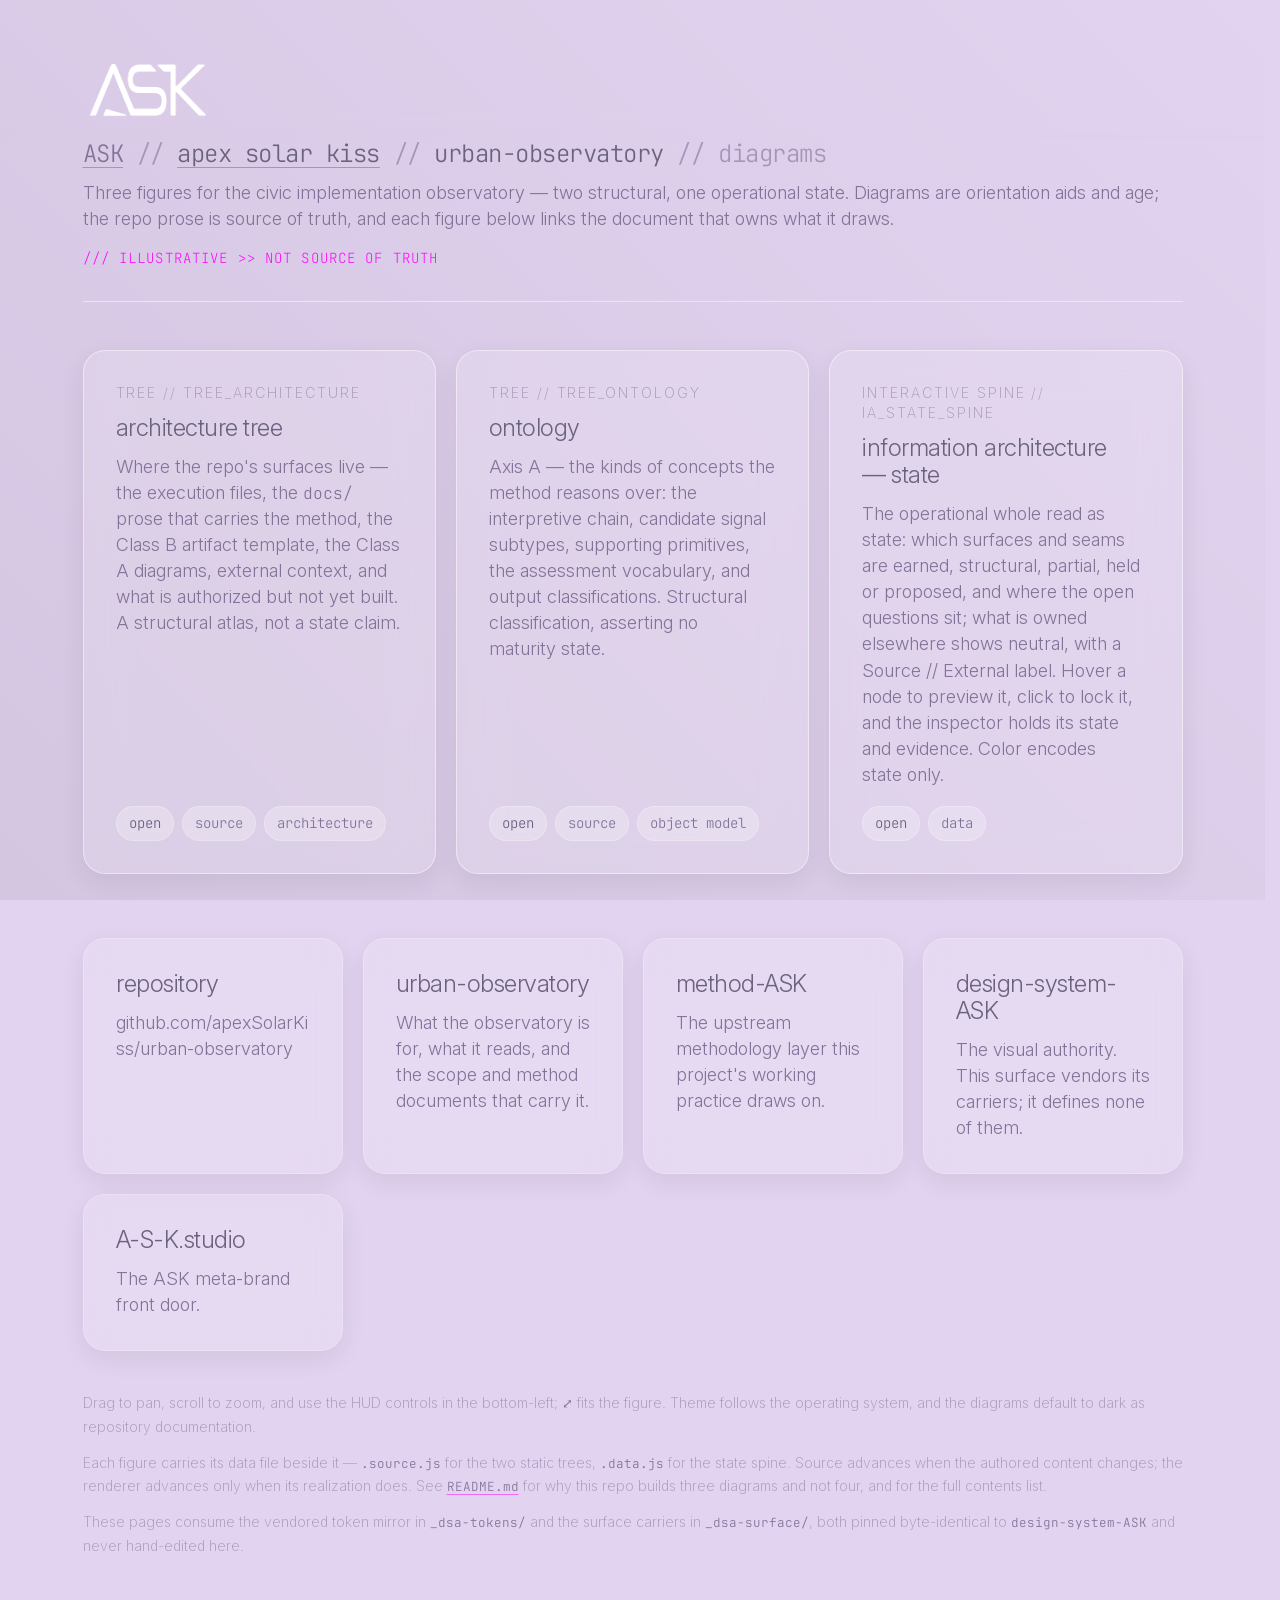
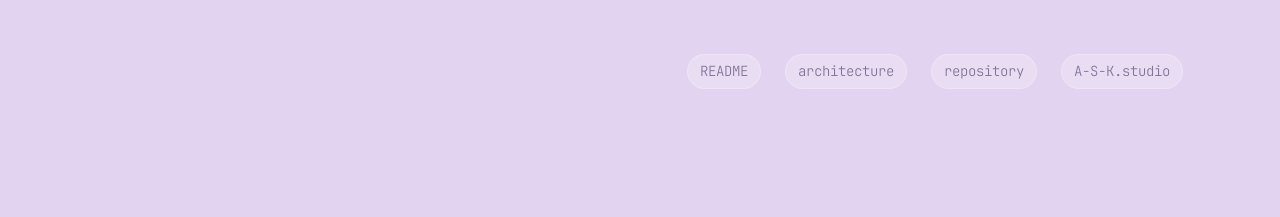
<file: docs/diagrams/index.html>
<!DOCTYPE html>
<html lang="en">
<head>
<meta charset="UTF-8">
<meta name="viewport" content="width=device-width, initial-scale=1.0">
<title>urban-observatory // diagrams</title>
<meta name="description" content="urban-observatory // the civic implementation observatory's three illustrative figures — the architecture tree, the Axis-A ontology, and the interactive information-architecture state spine.">
<meta name="color-scheme" content="light dark">
<link rel="canonical" href="https://urban-observatory.a-s-k.studio/diagrams/">
<meta property="og:site_name" content="urban-observatory">
<meta property="og:title" content="urban-observatory // diagrams">
<meta property="og:description" content="urban-observatory // the civic implementation observatory's three illustrative figures — the architecture tree, the Axis-A ontology, and the interactive information-architecture state spine.">
<meta property="og:type" content="website">
<meta property="og:url" content="https://urban-observatory.a-s-k.studio/diagrams/">
<meta property="og:image" content="https://urban-observatory.a-s-k.studio/og-image.png">
<meta property="og:image:type" content="image/png">
<meta property="og:image:width" content="1200">
<meta property="og:image:height" content="630">
<meta property="og:image:alt" content="ASK wordmark on lavender background">
<meta name="twitter:card" content="summary_large_image">
<meta name="twitter:title" content="urban-observatory // diagrams">
<meta name="twitter:description" content="urban-observatory // the civic implementation observatory's three illustrative figures — the architecture tree, the Axis-A ontology, and the interactive information-architecture state spine.">
<meta name="twitter:image" content="https://urban-observatory.a-s-k.studio/og-image.png">
<meta name="twitter:image:alt" content="ASK wordmark on lavender background">
<link rel="icon" type="image/svg+xml" href="/favicon.svg">
<link rel="icon" type="image/png" sizes="32x32" href="/favicon-32.png">
<link rel="apple-touch-icon" href="/apple-touch-icon.png">
<!-- ============================================================
     DIAGRAM FRONT DOOR — urban-observatory/docs/diagrams/index.html

     A live navigation surface for the three diagram pages in this folder. It
     opens from the deployment or by double-click from a clean clone. Local
     assets and destinations inside the deployed `docs/` root resolve relative
     to this file. Repo-root owner documents outside that root, and fleet routes
     to other repos or surfaces, use canonical external locators.

     In a clone, the source, data, architecture, object-model and README links
     open the raw files they name. The site build (tools/read/) composes the
     deployed copy of this page from this file: it maps each of those links to
     the reading page or source view generated from the same file, and renders
     the build-only <template data-read-build> fragments, whose destinations
     exist only in a built site: the breadcrumb's link from urban-observatory
     to the site's home page, the documents route below, and the navigation
     panel's documents action. Apart from those links and the templates' tags,
     the page is served as written here, and the figures and diagram files are
     the same in both.

     This page is URBAN-OBSERVATORY-OWNED composition over vendored
     design-system-ASK carriers. The carriers under _dsa-surface/ are pinned
     byte-identical copies and are never hand-edited here; the tokens and fonts
     resolve from the existing _dsa-tokens/ mirror this folder already carries
     for the diagrams, so no second token or font copy exists.

     TIER BOUNDARY. This page is an ASK-branded surface and carries an
     ASK-assigned Tier-3 value in the shell's mark slot. The three diagrams it
     indexes remain Tier 1 + Tier 2 only — the assignment does not propagate
     into them, does not make urban-observatory ASK-the-entity, and does not
     come from surface-shell, which ships a slot and no mark. Any future
     independent urban-observatory brand is a separate identity migration.
     See README.md.

     The diagrams are ILLUSTRATIVE, not source of truth. Repo prose is
     authoritative; each card links the document that owns what it draws, where
     a current public owner exists. The state spine is authored in its own data
     carrier and has no separate governing-prose owner, so it carries no third
     action rather than borrowing one.
     ============================================================ -->
<link rel="stylesheet" href="_dsa-tokens/colors_and_type.css">
<link rel="stylesheet" href="_dsa-surface/surface-panel.css">
<link rel="stylesheet" href="_dsa-surface/surface-action.css">
<link rel="stylesheet" href="_dsa-surface/surface-text-link.css">
<link rel="stylesheet" href="_dsa-surface/surface-shell.css">
<style>
  :root { --gap: 20px; }
  /* Local delta only. The foundation already binds the gradient, the foreground
     ramp, the sans default and antialiasing; restating them here would also
     reset background-attachment and give this surface a different gradient
     behavior from the rest of the family. What remains is a full-height field.

     No page-wide font-family sits here. Mono is the earned exception, declared
     by the roles that hold it — the shell title, badge and footer, the compact
     actions, and code literals through the foundation — never a page default. */
  body { min-height: 100vh; }

  /* min(320px, 100%): keep the 320px track minimum wherever the content column
     can hold it, but let the track shrink to the available width on a narrow
     phone. A bare 320px minimum overflows the shell's content column at a 320px
     viewport. */
  .grid { display: grid; grid-template-columns: repeat(auto-fill, minmax(min(320px, 100%), 1fr)); gap: var(--gap); }

  /* Card chrome and column rhythm resolve from the vendored surface-panel
     contract. Only what that contract deliberately leaves to the consuming
     surface stays here. */
  .card .cls { font-size: var(--fs-caption); letter-spacing: 0.14em; text-transform: uppercase; color: var(--fg-3); }
  .card p { color: var(--fg-2); }

  /* The action ROW is this page's — where controls sit in the card, how they
     wrap, and the rhythm above them. The controls themselves are the vendored
     surface-action contract and declare their own type, geometry, paint and
     interaction. */
  .actions { display: flex; flex-wrap: wrap; gap: 8px; margin-top: auto; padding-top: 6px; }

  /* Repo-level destinations. Each has exactly one target, so each is a
     full-panel link — the panel IS the anchor and carries no control inside it.
     That is the opposite relationship from a diagram card, which is inert and
     carries its own actions, and the two must not be conflated. */
  .routes { display: grid; grid-template-columns: repeat(auto-fill, minmax(min(240px, 100%), 1fr)); gap: var(--gap); margin-top: var(--space-8); }
  .route { min-width: 0; }
  .route .name { display: block; }
  /* Two declarations the shared panel contract deliberately does NOT own: the
     supporting foreground, which each consuming surface keeps, and the URL
     break. Without the foreground these descriptions inherit
     `a.surface-panel`'s --fg-1 and collapse onto the title's level; `anywhere`
     gives the bare repository URL a break opportunity and lowers its
     min-content contribution. */
  .route .what { display: block; color: var(--fg-2); overflow-wrap: anywhere; }

  .page-note { margin: 40px 0 0; color: var(--fg-3); font-size: var(--fs-caption); line-height: 1.7;
               display: flex; flex-direction: column; gap: var(--space-3); }
  /* The foundation styles bare `p` at Body size on its own line-height and
     foreground, and an element rule outranks what a container passes down — so
     size, line-height AND color are restated as `inherit`. Without color these
     paragraphs render brighter than the code spans inside them. */
  .page-note p { margin: 0; font-size: inherit; line-height: inherit; color: inherit; }
  .page-note code { color: var(--fg-2); }
</style>
</head>
<body>
<div class="surface">

  <header class="surface-head">
    <div class="surface-head-main">
      <a class="surface-mark" href="index.html" aria-label="urban-observatory diagrams home">
        <img class="surface-mark-light" src="_dsa-surface/assets/logo-ASK-white.png" alt="" aria-hidden="true" width="2160" height="974">
        <img class="surface-mark-dark" src="_dsa-surface/assets/logo-ASK-lavender-ASK.png" alt="" aria-hidden="true" width="2160" height="974">
      </a>
      <!-- BREADCRUMB, not a plain title. The test is public ANCESTRY, not local
           rootedness: this page is the root of the diagrams family, and it still
           sits under real, navigable public ancestors: two in a clone, and in the
           built site a third, the urban-observatory home page. The chain is authored
           once, visibly, and the navigation panel derives its current path from
           it — which is why no data-nav-root-* configuration appears below.
           Segments carry the human-facing name of the place they go, not a
           repository namespace, so the former `apexSolarKiss` reads `ASK` and
           `apex solar kiss`. `urban-observatory` links the urban-observatory
           home page, which the site build generates at the site root. A clone has
           no such page, and inventing a destination to manufacture a link is the
           failure the ancestry rule guards against, so the link's opening and
           closing tags each sit in a build-only fragment: a clone keeps both inert
           and shows the segment as static text, and the build removes the four
           template tags, leaving an ordinary link. -->
      <nav class="surface-breadcrumb" aria-label="Breadcrumb">
        <h1 class="surface-title"><a class="org" href="https://a-s-k.studio/">ASK</a> <span class="sep" aria-hidden="true">//</span> <a href="https://a-s-k.studio/apex-solar-kiss">apex solar kiss</a> <span class="sep" aria-hidden="true">//</span> <template data-read-build><a href="../index.html"></template>urban-observatory<template data-read-build></a></template> <span class="sep" aria-hidden="true">//</span> <span class="page" aria-current="page">diagrams</span></h1>
      </nav>
      <p class="surface-lede">Three figures for the civic implementation observatory — two structural, one operational
        state. Diagrams are orientation aids and age; the repo prose is source of truth, and each figure below
        links the document that owns what it draws.</p>
      <span class="surface-badge">illustrative &gt;&gt; not source of truth</span>
    </div>
  </header>

  <hr class="surface-rule">

  <main class="surface-payload">

  <div class="grid">

    <div class="card surface-panel">
      <div class="cls">tree // TREE_ARCHITECTURE</div>
      <h2 class="surface-panel-title">architecture tree</h2>
      <p class="surface-panel-support">Where the repo's surfaces live — the execution files, the <code>docs/</code> prose that carries the method, the Class B artifact template, the Class A diagrams, external context, and what is authorized but not yet built. A structural atlas, not a state claim.</p>
      <div class="actions">
        <a class="surface-action" href="urban-observatory_architecture-tree.html">open</a>
        <a class="surface-action surface-action--secondary" href="urban-observatory_architecture-tree.source.js">source</a>
        <a class="surface-action surface-action--secondary" href="../architecture.md">architecture</a>
      </div>
    </div>

    <div class="card surface-panel">
      <div class="cls">tree // TREE_ONTOLOGY</div>
      <h2 class="surface-panel-title">ontology</h2>
      <p class="surface-panel-support">Axis A — the kinds of concepts the method reasons over: the interpretive chain, candidate signal subtypes, supporting primitives, the assessment vocabulary, and output classifications. Structural classification, asserting no maturity state.</p>
      <div class="actions">
        <a class="surface-action" href="urban-observatory_ontology.html">open</a>
        <a class="surface-action surface-action--secondary" href="urban-observatory_ontology.source.js">source</a>
        <a class="surface-action surface-action--secondary" href="../object-model.md">object model</a>
      </div>
    </div>

    <div class="card surface-panel">
      <div class="cls">interactive spine // IA_STATE_SPINE</div>
      <h2 class="surface-panel-title">information architecture — state</h2>
      <p class="surface-panel-support">The operational whole read as state: which surfaces and seams are earned, structural, partial, held or proposed, and where the open questions sit; what is owned elsewhere shows neutral, with a Source // External label. Hover a node to preview it, click to lock it, and the inspector holds its state and evidence. Color encodes state only.</p>
      <div class="actions">
        <a class="surface-action" href="interactive/urban-observatory_ia-state-spine.html">open</a>
        <a class="surface-action surface-action--secondary" href="interactive/urban-observatory_ia-state-spine.data.js">data</a>
      </div>
    </div>

  </div>

  <div class="routes">
    <a class="route surface-panel" href="https://github.com/apexSolarKiss/urban-observatory" target="_blank" rel="noopener">
      <span class="name surface-panel-title">repository</span>
      <span class="what surface-panel-support">github.com/apexSolarKiss/urban-observatory</span>
    </a>
    <a class="route surface-panel" href="https://urban-observatory.a-s-k.studio/">
      <span class="name surface-panel-title">urban-observatory</span>
      <span class="what surface-panel-support">What the observatory is for, what it reads, and the scope and method documents that carry it.</span>
    </a>
    <template data-read-build>
    <a class="route surface-panel" href="../read/index.html">
      <span class="name surface-panel-title">documents</span>
      <span class="what surface-panel-support">The scope, method and architecture documents and the worked-pattern appendix, rendered from this repository. Each page links GitHub and its raw file.</span>
    </a>
    </template>
    <a class="route surface-panel" href="https://method.a-s-k.studio/" target="_blank" rel="noopener">
      <span class="name surface-panel-title">method-ASK</span>
      <span class="what surface-panel-support">The upstream methodology layer this project's working practice draws on.</span>
    </a>
    <a class="route surface-panel" href="https://design-system.a-s-k.studio/" target="_blank" rel="noopener">
      <span class="name surface-panel-title">design-system-ASK</span>
      <span class="what surface-panel-support">The visual authority. This surface vendors its carriers; it defines none of them.</span>
    </a>
    <a class="route surface-panel" href="https://a-s-k.studio/" target="_blank" rel="noopener">
      <span class="name surface-panel-title">A-S-K.studio</span>
      <span class="what surface-panel-support">The ASK meta-brand front door.</span>
    </a>
  </div>

  <div class="page-note">
    <p>Drag to pan, scroll to zoom, and use the HUD controls in the bottom-left; <code>⤢</code> fits the figure. Theme follows the operating system, and the diagrams default to dark as repository documentation.</p>
    <p>Each figure carries its data file beside it — <code>.source.js</code> for the two static trees, <code>.data.js</code> for the state spine. Source advances when the authored content changes; the renderer advances only when its realization does. See <a class="surface-text-link" href="README.md"><code>README.md</code></a> for why this repo builds three diagrams and not four, and for the full contents list.</p>
    <p>These pages consume the vendored token mirror in <code>_dsa-tokens/</code> and the surface carriers in <code>_dsa-surface/</code>, both pinned byte-identical to <code>design-system-ASK</code> and never hand-edited here.</p>
  </div>

  </main>

  <!-- Terminal destinations, as compact actions. They remain anchors: three of
       these leave the origin entirely, and a button would keep the look while
       losing the destination. The shell owns the row; surface-action.css owns
       their presentation and interaction. -->
  <footer class="surface-footer">
    <a class="surface-action surface-action--secondary" href="README.md">README</a>
    <a class="surface-action surface-action--secondary" href="../architecture.md">architecture</a>
    <a class="surface-action surface-action--secondary" href="https://github.com/apexSolarKiss/urban-observatory" target="_blank" rel="noopener">repository</a>
    <a class="surface-action surface-action--secondary" href="https://a-s-k.studio/" target="_blank" rel="noopener">A-S-K.studio</a>
  </footer>

  <!-- Responsive navigation. The identity mark discloses the panel; the runtime
       upgrades that one authored anchor in place and derives the mobile seated
       placement from it, so there is no second mark to drift.

       PARENT FORM. This surface IS the diagrams front door, so its local
       destinations are its CHILDREN rather than its siblings: the placeholder
       carries a nested list. The current label and its aria-current are authored
       once, in the visible breadcrumb above — `data-surface-nav-current` is an
       inert position marker the runtime fills. `diagrams` is deliberately not
       repeated as an "overview" child, because two rows reaching one destination
       is the defect this IA removes. The documents are this page's peer, not its
       child: they sit among the utilities, in a build-only fragment, as the
       generated pages list the diagrams among theirs. design-system-ASK and
       design, this repository's peers under apex solar kiss, are off-path links
       in the utilities, as on the generated pages. -->
  <template class="surface-nav-source">
    <ul class="surface-nav-local">
      <li data-surface-nav-current>
        <ul>
          <li><a href="urban-observatory_architecture-tree.html">architecture tree</a></li>
          <li><a href="urban-observatory_ontology.html">ontology</a></li>
          <li><a href="interactive/urban-observatory_ia-state-spine.html">information architecture — state</a></li>
        </ul>
      </li>
    </ul>
    <p class="surface-nav-utilities">
      <template data-read-build>
      <a class="surface-action surface-action--secondary" href="../read/index.html">documents</a>
      </template>
      <a class="surface-action surface-action--secondary" href="https://design-system.a-s-k.studio/">design-system-ASK</a>
      <a class="surface-action surface-action--secondary" href="https://a-s-k.studio/apex-solar-kiss/design">design</a>
      <a class="surface-action surface-action--secondary" href="https://github.com/apexSolarKiss/urban-observatory" target="_blank" rel="noopener">repository</a>
    </p>
  </template>

</div>

<script src="_dsa-surface/surface-shell.js"></script>
</body>
</html>
</file>
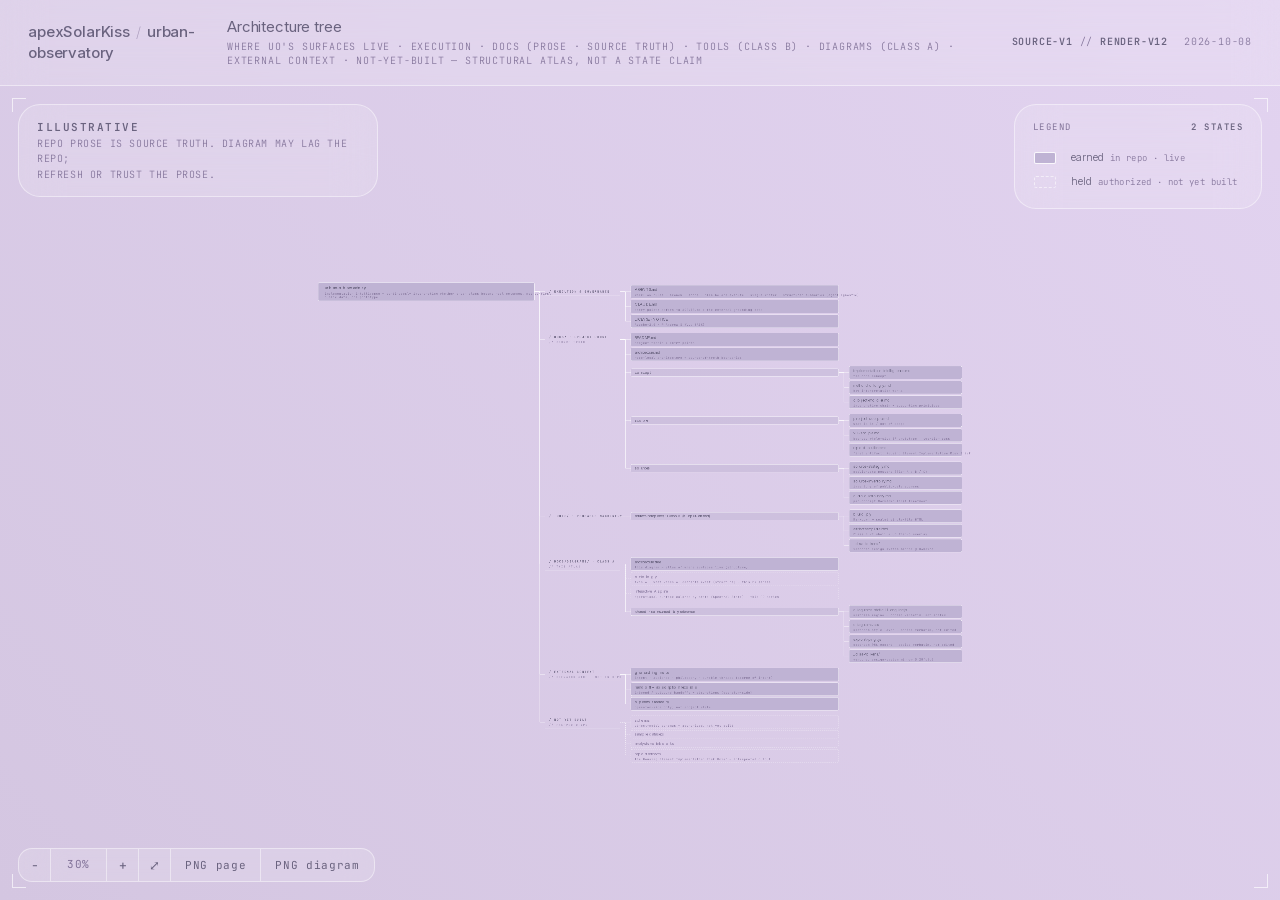
<file: docs/diagrams/urban-observatory_architecture-tree.html>
<!DOCTYPE html>
<html lang="en">
<head>
<meta charset="UTF-8">
<meta name="viewport" content="width=device-width, initial-scale=1.0">
<title>urban-observatory — architecture tree</title>
<meta name="description" content="Illustrative architecture tree for urban-observatory: where the repo's surfaces live. Structural atlas, not a state claim. Repo prose is source truth.">
<meta name="generator" content="conforms to apexSolarKiss/design-system-ASK Tier 1 + Tier 2 by reference at generation time (pin 89397df)">
<link rel="icon" type="image/svg+xml" href="/favicon.svg">
<link rel="icon" type="image/png" sizes="32x32" href="/favicon-32.png">
<link rel="apple-touch-icon" href="/apple-touch-icon.png">
<!-- design-system-ASK foundations — local pinned mirror (no CDN). -->
<link rel="stylesheet" href="./_dsa-tokens/colors_and_type.css">
<link rel="stylesheet" href="diagrams.css">
<!-- design-system-ASK disclosure grammar for the compact chrome triggers, from the local surface-module
     mirror. surface-panel.css loads first, as surface-treatments.css requires. -->
<link rel="stylesheet" href="./_dsa-surface/surface-panel.css">
<link rel="stylesheet" href="./_dsa-surface/surface-treatments.css">
</head>
<body>

<div class="shell">
  <div class="bar">
    <div class="mark">apexSolarKiss<span class="sep">/</span>urban-observatory</div>
    <div class="title-block">
      <div class="t">Architecture tree</div>
      <div class="s">where UO's surfaces live · execution · docs (prose · source truth) · tools (Class B) · diagrams (Class A) · external context · not-yet-built — structural atlas, not a state claim</div>
    </div>
    <div class="spacer"></div>
    <div class="diagram-cue">illustrative</div>
    <div class="stamp">
      <div><span class="k">source-v1</span> // <span class="k">render-v12</span></div>
      <div>2026-10-08</div>
    </div>
  </div>

  <div class="canvas-wrap" id="canvasWrap">
    <div class="stage" id="stage">
      <svg id="svg" xmlns="http://www.w3.org/2000/svg"></svg>
    </div>

    <div class="corner-tick tl"></div>
    <div class="corner-tick tr"></div>
    <div class="corner-tick bl"></div>
    <div class="corner-tick br"></div>

    <div class="diagram-info" data-diagram-chrome>
      <div class="diagram-info-triggers">
        <button class="diagram-info-trigger surface-disclosure-trigger glass" type="button" aria-controls="diagramCaption" aria-expanded="true"><span class="surface-disclosure-label">About</span><span class="surface-disclosure-indicator" aria-hidden="true">&#9660;</span></button>
        <button class="diagram-info-trigger surface-disclosure-trigger glass" type="button" aria-controls="diagramLegend" aria-expanded="true"><span class="surface-disclosure-label">Legend</span><span class="surface-disclosure-indicator" aria-hidden="true">&#9660;</span></button>
      </div>
      <div class="caption glass" id="diagramCaption">
        <b>illustrative</b><br>
        repo prose is source truth. diagram may lag the repo;<br>
        refresh or trust the prose.
      </div>
      <!-- This atlas uses only the static pattern's structural states (no Spectral State). -->
      <div class="legend glass" id="diagramLegend">
        <div class="h"><span>Legend</span><span class="fig">2 states</span></div>
        <div class="row">
          <div class="sw"><div class="box-solid"></div></div>
          <div><span class="lbl">earned</span><span class="sub">in repo · live</span></div>
        </div>
        <div class="row">
          <div class="sw"><div class="box-dashed"></div></div>
          <div><span class="lbl">held</span><span class="sub">authorized · not yet built</span></div>
        </div>
      </div>
    </div>

    <div class="hud glass">
      <button id="zoomOut" title="Zoom out">−</button>
      <div class="pct" id="zoomPct">100%</div>
      <button id="zoomIn" title="Zoom in">+</button>
      <button id="zoomFit" title="Fit">⤢</button>
    </div>

  </div>
</div>

<script src="urban-observatory_architecture-tree.source.js"></script>
<!-- DS-owned responsive chrome — after the chrome markup, before the fit contract. Re-vendor byte-identical. -->
<script src="diagrams-chrome.js"></script>
<!-- DS-owned gesture controller — must load BEFORE the fit contract and the engine. Re-vendor byte-identical. -->
<script src="diagrams-pointer.js"></script>
<script src="diagrams-fit.js"></script>
<script src="diagrams-text-layout.js"></script>
<script src="diagrams-static-H-engine.js"></script>
<script src="./_dsa-tokens/fonts-embedded.js"></script>
<script src="export-png.js"></script>
<script>
window.DIAGRAMS.render(window.TREE_ARCHITECTURE);
</script>

</body>
</html>
</file>
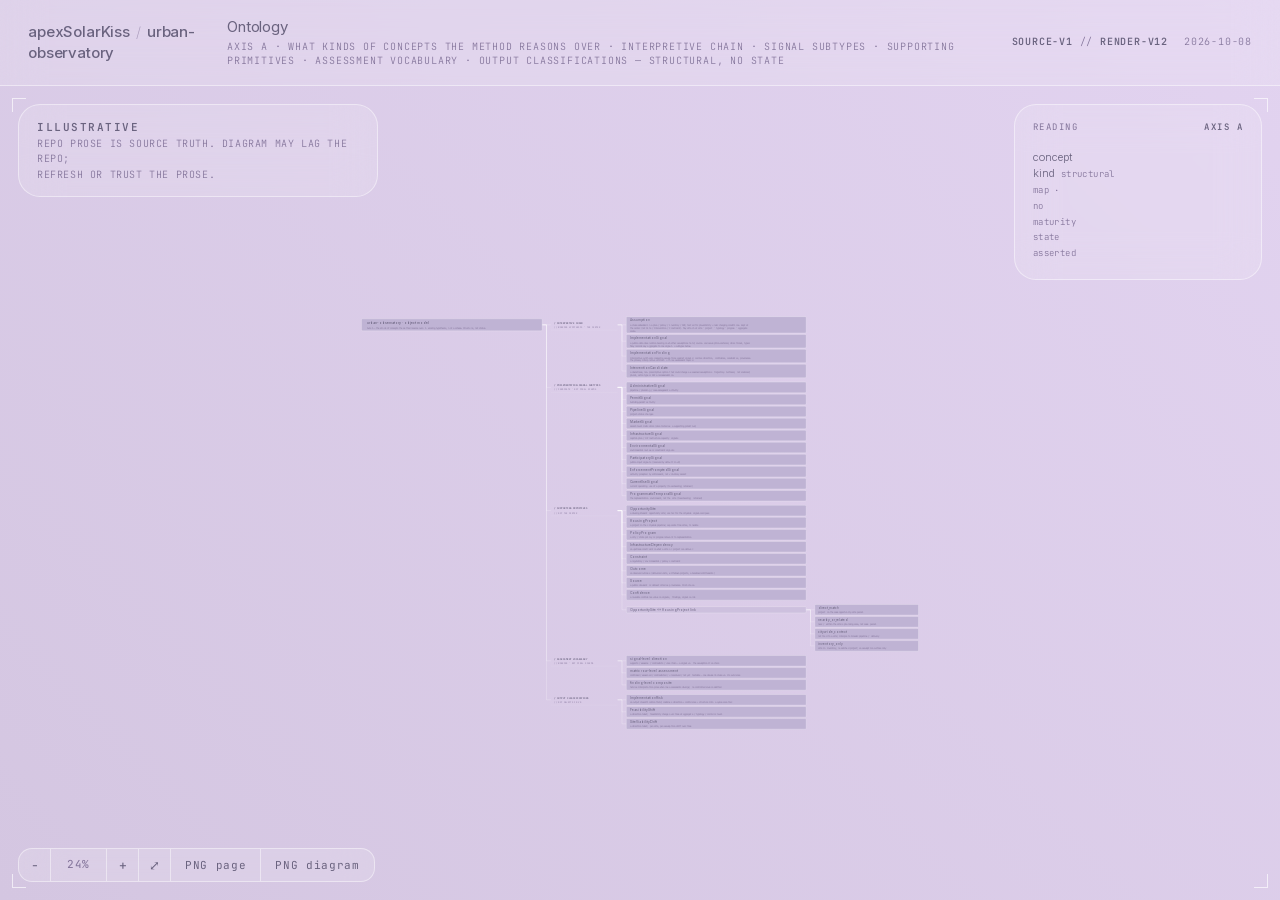
<file: docs/diagrams/urban-observatory_ontology.html>
<!DOCTYPE html>
<html lang="en">
<head>
<meta charset="UTF-8">
<meta name="viewport" content="width=device-width, initial-scale=1.0">
<title>urban-observatory — ontology</title>
<meta name="description" content="Illustrative ontology (Axis A) for urban-observatory: the kinds of concepts the method reasons over. Structural classification, no maturity state. Repo prose is source truth.">
<meta name="generator" content="conforms to apexSolarKiss/design-system-ASK Tier 1 + Tier 2 by reference at generation time (pin 89397df)">
<link rel="icon" type="image/svg+xml" href="/favicon.svg">
<link rel="icon" type="image/png" sizes="32x32" href="/favicon-32.png">
<link rel="apple-touch-icon" href="/apple-touch-icon.png">
<!-- design-system-ASK foundations — local pinned mirror (no CDN). -->
<link rel="stylesheet" href="./_dsa-tokens/colors_and_type.css">
<link rel="stylesheet" href="diagrams.css">
<!-- design-system-ASK disclosure grammar for the compact chrome triggers, from the local surface-module
     mirror. surface-panel.css loads first, as surface-treatments.css requires. -->
<link rel="stylesheet" href="./_dsa-surface/surface-panel.css">
<link rel="stylesheet" href="./_dsa-surface/surface-treatments.css">
</head>
<body>

<div class="shell">
  <div class="bar">
    <div class="mark">apexSolarKiss<span class="sep">/</span>urban-observatory</div>
    <div class="title-block">
      <div class="t">Ontology</div>
      <div class="s">Axis A · what kinds of concepts the method reasons over · interpretive chain · signal subtypes · supporting primitives · assessment vocabulary · output classifications — structural, no state</div>
    </div>
    <div class="spacer"></div>
    <div class="diagram-cue">illustrative</div>
    <div class="stamp">
      <div><span class="k">source-v1</span> // <span class="k">render-v12</span></div>
      <div>2026-10-08</div>
    </div>
  </div>

  <div class="canvas-wrap" id="canvasWrap">
    <div class="stage" id="stage">
      <svg id="svg" xmlns="http://www.w3.org/2000/svg"></svg>
    </div>

    <div class="corner-tick tl"></div>
    <div class="corner-tick tr"></div>
    <div class="corner-tick bl"></div>
    <div class="corner-tick br"></div>

    <div class="diagram-info" data-diagram-chrome>
      <div class="diagram-info-triggers">
        <button class="diagram-info-trigger surface-disclosure-trigger glass" type="button" aria-controls="diagramCaption" aria-expanded="true"><span class="surface-disclosure-label">About</span><span class="surface-disclosure-indicator" aria-hidden="true">&#9660;</span></button>
        <button class="diagram-info-trigger surface-disclosure-trigger glass" type="button" aria-controls="diagramLegend" aria-expanded="true"><span class="surface-disclosure-label">Legend</span><span class="surface-disclosure-indicator" aria-hidden="true">&#9660;</span></button>
      </div>
      <div class="caption glass" id="diagramCaption">
        <b>illustrative</b><br>
        repo prose is source truth. diagram may lag the repo;<br>
        refresh or trust the prose.
      </div>
      <!-- Structural ontology (Axis A), not a maturity-state diagram: no earned/held/legacy
           is asserted, and no Spectral State is loaded. Legend repurposed as a reading note. -->
      <div class="legend glass" id="diagramLegend">
        <div class="h"><span>Reading</span><span class="fig">Axis A</span></div>
        <div class="row">
          <div><span class="lbl">concept kind</span><span class="sub">structural map · no maturity state asserted</span></div>
        </div>
      </div>
    </div>

    <div class="hud glass">
      <button id="zoomOut" title="Zoom out">−</button>
      <div class="pct" id="zoomPct">100%</div>
      <button id="zoomIn" title="Zoom in">+</button>
      <button id="zoomFit" title="Fit">⤢</button>
    </div>

  </div>
</div>

<script src="urban-observatory_ontology.source.js"></script>
<!-- DS-owned responsive chrome — after the chrome markup, before the fit contract. Re-vendor byte-identical. -->
<script src="diagrams-chrome.js"></script>
<!-- DS-owned gesture controller — must load BEFORE the fit contract and the engine. Re-vendor byte-identical. -->
<script src="diagrams-pointer.js"></script>
<script src="diagrams-fit.js"></script>
<script src="diagrams-text-layout.js"></script>
<script src="diagrams-static-H-engine.js"></script>
<script src="./_dsa-tokens/fonts-embedded.js"></script>
<script src="export-png.js"></script>
<script>
window.DIAGRAMS.render(window.TREE_ONTOLOGY);
</script>

</body>
</html>
</file>
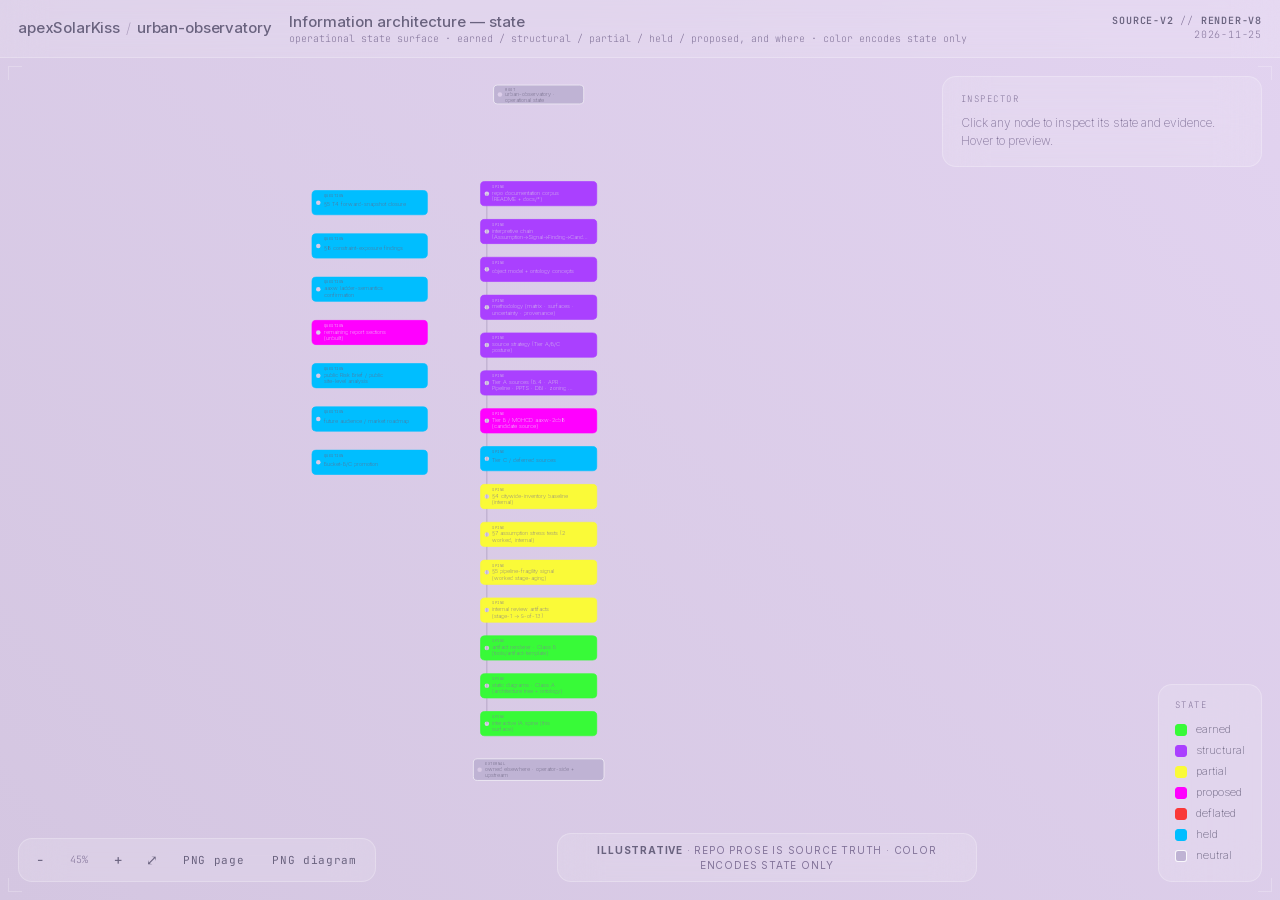
<file: docs/diagrams/interactive/urban-observatory_ia-state-spine.html>
<!DOCTYPE html>
<html lang="en">
<head>
<meta charset="UTF-8">
<meta name="viewport" content="width=device-width, initial-scale=1.0">
<title>urban-observatory — Information architecture — state</title>
<meta name="description" content="Interactive information-architecture state surface for urban-observatory: surfaces, seams, and open questions colored by state (Spectral State v2.0). Color encodes state only. Repo prose is source truth.">
<meta name="generator" content="conforms to apexSolarKiss/design-system-ASK Tier 1 + Tier 2 by reference; consumes Spectral State by reference (pin 89397df)">
<link rel="icon" type="image/svg+xml" href="/favicon.svg">
<link rel="icon" type="image/png" sizes="32x32" href="/favicon-32.png">
<link rel="apple-touch-icon" href="/apple-touch-icon.png">
<!-- design-system-ASK foundations — local pinned mirror (no CDN), one level up in ../_dsa-tokens/.
     Load order: core tokens → Spectral State (opt-in state colors) → the pattern styling. -->
<link rel="stylesheet" href="../_dsa-tokens/colors_and_type.css">
<link rel="stylesheet" href="../_dsa-tokens/spectral-state.css">
<link rel="stylesheet" href="diagrams-interactive-spine.css">
<!-- design-system-ASK surface modules, from the consumer's surface-module mirror: the fill paint that
     paints every node, and the disclosure grammar for the About, Legend and Inspector triggers the
     engine adds on a narrow or short canvas. Required: without them the nodes take no paint.
     surface-panel.css loads first, as surface-treatments.css requires. -->
<link rel="stylesheet" href="../_dsa-surface/surface-panel.css">
<link rel="stylesheet" href="../_dsa-surface/surface-treatments.css">
</head>
<body>

<div class="shell">
  <div class="bar">
    <div class="mark">apexSolarKiss<span class="sep">/</span>urban-observatory</div>
    <div class="title-block">
      <div class="t">Information architecture — state</div>
      <div class="s">operational state surface · earned / structural / partial / held / proposed, and where · color encodes state only</div>
    </div>
    <div class="spacer"></div>
    <div class="stamp">
      <div><span class="k">source-v2</span> // <span class="k">render-v8</span></div>
      <div>2026-11-25</div>
    </div>
  </div>

  <div class="canvas-wrap" id="canvasWrap">
    <div class="stage" id="stage">
      <svg id="svg" xmlns="http://www.w3.org/2000/svg"></svg>
    </div>

    <div class="corner-tick tl"></div>
    <div class="corner-tick tr"></div>
    <div class="corner-tick bl"></div>
    <div class="corner-tick br"></div>

    <div class="inspector glass" id="inspector"></div>

    <div class="legend glass">
      <div class="h"><span>State</span></div>
      <div id="legendRows"></div>
    </div>

    <div class="hud glass">
      <button id="zoomOut" title="Zoom out">−</button>
      <div class="pct" id="zoomPct">100%</div>
      <button id="zoomIn" title="Zoom in">+</button>
      <button id="zoomFit" title="Fit">⤢</button>
    </div>

    <div class="caption glass">
      <b>illustrative</b> · repo prose is source truth · color encodes state only
    </div>
  </div>
</div>

<script src="urban-observatory_ia-state-spine.data.js"></script>
<!-- DS-owned shared pointer controller (pan, pinch, tap, wheel) — must load BEFORE the engine.
     A generated mirror of patterns/_diagram-shared/diagrams-pointer.js; re-vendor byte-identical, never hand-edit. -->
<script src="diagrams-pointer.js"></script>
<script src="../diagrams-fit.js"></script>
<script src="diagrams-interactive-spine-engine.js"></script>
<script>
window.IA_SPINE.render(window.IA_STATE_SPINE);
</script>
<script src="../_dsa-tokens/fonts-embedded.js"></script>
<script src="export-png.js"></script>

</body>
</html>
</file>
<file: docs/diagrams/_dsa-tokens/colors_and_type.css>
/* =========================================================================
   ASK Design System — Foundational tokens

   Source of truth: ASK's canonical `visual-identity-system.md`.
   This file is a downstream implementation of that spec. When the two
   disagree, the canonical file wins.

   Type: Inter for interface + display; JetBrains Mono for code, technical
   and tabular data. Contrast is weight, not size.
   Color: two diagonal gradients, a core identity set, with sanctioned surface,
   UI accents (2) and emphasis accents (3, sparing).
   ========================================================================= */

/* =========================================================================
   Tier model (internal organization)

   Tokens below are organized into three internally-demarcated zones so
   future ASK-family instances can extract cleanly:

     TIER 1 — Foundation (identity-free, reusable)
       spacing, type scale, motion, radii, semantic role tokens, the
       light/dark gradient mechanism. Reusable beyond ASK; no identity bound.

     TIER 2 — ASK design language (family DNA, inheritable)
       palette values, lavender-ASK (#D4C6E1) named color, the two specific
       45deg gradient stops, Inter + JetBrains Mono type choices. Inheritable
       by ASK-family child instances. The --ask-* variable prefix is the
       canonical implementation namespace for these Tier 2 tokens; it travels
       with Tier 2 by reference and does not itself create Tier 3 identity.

     TIER 3 — ASK instance identity (NOT inherited by children)
       ASK's Tier 3 consists of the ASK name and logo-ASK wordmark
       (in assets/, not this file). The file header above identifies the
       owner carrier for provenance; it is not child-instance identity.
       Child ASK-family instances supply their own Tier 3.

   Section comments below mark which tier each block belongs to. Do not fuse
   Tier 2 values into Tier 1 primitives or bleed Tier 3 into Tier 2.
   ========================================================================= */

/* ==== TIER 2 — Type choices (Inter, JetBrains Mono) ==== */

@font-face {
  font-family: 'Inter';
  src: url('fonts/InterVariable.woff2') format('woff2-variations'),
       url('fonts/InterVariable.woff2') format('woff2');
  font-weight: 100 900;
  font-style: normal;
  font-display: swap;
}
@font-face {
  font-family: 'Inter';
  src: url('fonts/InterVariable-Italic.woff2') format('woff2-variations'),
       url('fonts/InterVariable-Italic.woff2') format('woff2');
  font-weight: 100 900;
  font-style: italic;
  font-display: swap;
}
@font-face {
  font-family: 'JetBrains Mono';
  src: url('fonts/JetBrainsMono.woff2') format('woff2-variations'),
       url('fonts/JetBrainsMono.woff2') format('woff2');
  font-weight: 100 800;
  font-style: normal;
  font-display: swap;
}
@font-face {
  font-family: 'JetBrains Mono';
  src: url('fonts/JetBrainsMono-Italic.woff2') format('woff2-variations'),
       url('fonts/JetBrainsMono-Italic.woff2') format('woff2');
  font-weight: 100 800;
  font-style: italic;
  font-display: swap;
}

:root {
  /* ==== TIER 2 — ASK design language (palette values + named lavender-ASK) ==== */
  /* ---------- Core set — backgrounds, wordmark, dark-mode text ---------- */
  --ask-white:          #FFFFFF;   /* light-mode WORDMARK (brand mark) — not body text */
  --ask-lavender-light: #E2D3F0;   /* light gradient, top-right; also the light browser / under-page edge */
  --ask-lavender-dark:  #D4C6E1;   /* lavender-ASK — light gradient bottom-left + dark-mode text */
  --ask-ink-light:      #201D26;   /* dark gradient, bottom-left */
  --ask-ink-dark:       #0A090C;   /* dark gradient, top-right */

  /* Named alias: #D4C6E1 is canonically "lavender-ASK". The --ask-lavender-dark
     CSS variable name is retained for backwards compatibility; --ask-lavender-ask
     is the canonical alias going forward. Both resolve to the same hex. */
  --ask-lavender-ask:   #D4C6E1;

  /* ---------- Foreground value (Tier-1 --fg-1 references this; role value, not a brand-named color) ---------- */
  --ask-fg-light:       #6A637F;   /* default light-mode foreground — the approved dark purple (A-S-K.studio, diagrams, artifact templates) */

  /* ---------- Surface (card / container fill) ---------- */
  --ask-surface:        #BFB3D4;
  --ask-surface-hover:  #C9BCDE;

  /* ---------- UI accents (muted, secondary use) ---------- */
  --ask-ui-accent-1:    #8B79A2;   /* muted plum */
  --ask-ui-accent-2:    #AE87C2;   /* lavender-mid */

  /* ---------- Emphasis accents (sparing — three only) ---------- */
  --ask-emphasis-magenta: #FF00FF;
  --ask-emphasis-violet:  #AA40FF;
  --ask-emphasis-cyan:    #00BEFF;

  /* ---------- State values (reserved — in the interface, the sanctioned semantic systems only) ----------
     The physical colors the semantic systems bind, defined once here beside the emphasis
     accents those systems also bind. Each system binds a physical value directly to its own
     role: a shared value is a shared family, never a shared meaning. One value in both
     themes; no theme block redefines them. They are NOT general UI, chrome, emphasis or
     interaction color: in the interface a surface reaches them only through a semantic role
     (--state-*, --evidence-*, --review-*, --assessment-*), whose system owns its meaning,
     applicability and grammar. Brown is kept with no semantic assignment. They add
     no hue to the palette above, and the emphasis accents stay three. Artwork may paint one as
     an artwork color only where an ASK-approved artwork palette expressly includes it; artwork
     palettes are not interface colors. */
  --ask-state-value-green:         hsl(120, 95%, 60%);   /* #38FA38 — affirmative: earned · supported · accepted · favorable */
  --ask-state-value-yellow:        hsl( 60, 95%, 60%);   /* #FAFA38 — qualified: partial · partially supported · caution */
  --ask-state-value-orange:        hsl( 30, 100%, 50%);  /* #FF8000 — materially undermined: Evidence State weakened */
  --ask-state-value-red:           hsl(  0, 95%, 60%);   /* #FA3838 — negative: deflated · contradicted · declined · adverse */
  --ask-state-value-brown:         hsl( 21, 41.8%, 38%); /* #895538 — semantic assignment: Unassigned */
  --ask-state-value-lavender-gray: hsl(264,  8%, 53%);   /* #857E91 — Evidence State not yet testable */

  /* ==== TIER 1 — Foundation (semantic role tokens; gradient mechanism uses Tier 2 values) ==== */
  /* ---------- Semantic — Light mode (default) ---------- */
  --bg-from: var(--ask-lavender-dark);                /* bottom-left */
  --bg-to:   var(--ask-lavender-light);               /* top-right */
  --bg-gradient: linear-gradient(45deg, var(--bg-from) 0%, var(--bg-to) 100%);

  --fg-1: var(--ask-fg-light);                        /* default light-mode foreground — the approved dark purple #6A637F */
  --fg-2: #827399;                                    /* secondary text */
  --fg-3: rgba(130, 115, 153, 0.62);                  /* tertiary / hint */
  --fg-on-card: var(--fg-high-contrast);              /* fixed high-contrast foreground for the FIXED --surface-solid fill. Theme-invariant on purpose: --surface-solid does not flip, so a foreground that did would fail against it in one mode */
  --fg-high-contrast: var(--ask-ink-light);           /* OPT-IN high-contrast role (#201D26). It never rebinds the general gradient-surface foreground roles — --fg-1/-2/-3 stay as approved — is never the default foreground, and is never selected by font size. A bounded element or region may opt in only once registered: approved uses are listed in README.md under "High-contrast foreground — registered uses", and a new one requires measured need, explicit ASK authorization, and registration there before merge */

  --line-1: rgba(255, 255, 255, 0.45);                /* hairline divider */
  --line-2: rgba(255, 255, 255, 0.22);                /* fainter rule */
  --line-inverse: rgba(32, 29, 38, 0.16);

  --surface-glass:   rgba(255, 255, 255, 0.14);       /* frosted card */
  --surface-glass-2: rgba(255, 255, 255, 0.24);       /* frosted card, lifted */
  --surface-solid:   var(--ask-surface);
  --surface-hover:   var(--ask-surface-hover);

  --shadow-sm: 0 1px 2px rgba(32, 29, 38, 0.06);
  --shadow-md: 0 8px 24px rgba(32, 29, 38, 0.08);
  --shadow-lg: 0 24px 60px rgba(32, 29, 38, 0.12);
  --shadow-glow: 0 0 0 1px rgba(255,255,255,0.35), 0 8px 32px rgba(139,121,162,0.18);

  /* ==== TIER 2 — Type choices (font families) ==== */
  /* ---------- Type ---------- */
  --font-sans: 'Inter', ui-sans-serif, system-ui, -apple-system, 'Segoe UI', Roboto, sans-serif;
  --font-mono: 'JetBrains Mono', ui-monospace, 'SF Mono', Menlo, monospace;

  /* ==== TIER 1 — Foundation (type scale, spacing, radii, motion) ==== */
  /* Canonical scale: contrast is weight, not size. */
  --fs-display: 96px;       /* hero only */
  --fs-h1: 48px;
  --fs-h2: 36px;
  --fs-h3: 28px;
  --fs-body: 24px;
  --fs-small: 18px;
  --fs-caption: 14px;

  --fw-extralight: 200;
  --fw-light: 300;
  --fw-regular: 400;
  --fw-medium: 500;
  --fw-semibold: 600;

  --lh-display: 1.02;
  --lh-heading: 1.12;
  --lh-body: 1.45;
  --lh-tight: 1.2;

  --tracking-tight: -0.02em;
  --tracking-normal: 0;
  --tracking-wide: 0.08em;
  --tracking-caption: 0.14em;
  --tracking-display: -0.035em;

  /* ---------- Spacing (4-px base) ---------- */
  --space-0: 0;
  --space-1: 4px;
  --space-2: 8px;
  --space-3: 12px;
  --space-4: 16px;
  --space-5: 24px;
  --space-6: 32px;
  --space-7: 48px;
  --space-8: 64px;
  --space-9: 96px;
  --space-10: 128px;

  /* ---------- Radii ---------- */
  --radius-xs: 4px;
  --radius-sm: 8px;
  --radius-md: 14px;
  --radius-lg: 22px;
  --radius-xl: 32px;
  --radius-pill: 999px;

  /* ---------- Motion ---------- */
  --ease-out: cubic-bezier(0.22, 1, 0.36, 1);
  --ease-in-out: cubic-bezier(0.65, 0, 0.35, 1);
  --dur-1: 120ms;
  --dur-2: 220ms;
  --dur-3: 420ms;
  --dur-4: 720ms;
}

/* ==== TIER 1 — Foundation (dark-mode mechanism; references Tier 2 values) ==== */
/* ---------- Dark mode ---------- */
:root[data-theme="dark"],
.theme-dark {
  --bg-from: var(--ask-ink-light);                    /* bottom-left */
  --bg-to:   var(--ask-ink-dark);                     /* top-right */
  --bg-gradient: linear-gradient(45deg, var(--bg-from) 0%, var(--bg-to) 100%);

  --fg-1: var(--ask-lavender-dark);
  --fg-2: rgba(212, 198, 225, 0.72);
  --fg-3: rgba(212, 198, 225, 0.48);

  --line-1: rgba(212, 198, 225, 0.22);
  --line-2: rgba(212, 198, 225, 0.10);
  --line-inverse: rgba(212, 198, 225, 0.16);

  --surface-glass:   rgba(212, 198, 225, 0.06);
  --surface-glass-2: rgba(212, 198, 225, 0.10);

  --shadow-sm: 0 1px 2px rgba(0, 0, 0, 0.4);
  --shadow-md: 0 8px 24px rgba(0, 0, 0, 0.45);
  --shadow-lg: 0 24px 60px rgba(0, 0, 0, 0.55);
  --shadow-glow: 0 0 0 1px rgba(212,198,225,0.18), 0 8px 32px rgba(0,0,0,0.6);
}

/* ==== TIER 1 — Foundation (auto dark-mode bridge: OS preference under no-explicit-theme guard; mirrors explicit dark-mode values) ==== */
/* ---------- Dark mode — auto (OS preference) ---------- */
@media (prefers-color-scheme: dark) {
  :root:not([data-theme="light"]):not([data-theme="dark"]) {
    --bg-from: var(--ask-ink-light);                    /* bottom-left */
    --bg-to:   var(--ask-ink-dark);                     /* top-right */
    --bg-gradient: linear-gradient(45deg, var(--bg-from) 0%, var(--bg-to) 100%);

    --fg-1: var(--ask-lavender-dark);
    --fg-2: rgba(212, 198, 225, 0.72);
    --fg-3: rgba(212, 198, 225, 0.48);

    --line-1: rgba(212, 198, 225, 0.22);
    --line-2: rgba(212, 198, 225, 0.10);
    --line-inverse: rgba(212, 198, 225, 0.16);

    --surface-glass:   rgba(212, 198, 225, 0.06);
    --surface-glass-2: rgba(212, 198, 225, 0.10);

    --shadow-sm: 0 1px 2px rgba(0, 0, 0, 0.4);
    --shadow-md: 0 8px 24px rgba(0, 0, 0, 0.45);
    --shadow-lg: 0 24px 60px rgba(0, 0, 0, 0.55);
    --shadow-glow: 0 0 0 1px rgba(212,198,225,0.18), 0 8px 32px rgba(0,0,0,0.6);
  }
}

/* ==== TIER 1 — Foundation (base resets, semantic typography, utilities; references Tier 2 type + role tokens) ==== */
/* =========================================================================
   Base resets + semantic typography
   ========================================================================= */
/* ---------- Browser / under-page edge — ROOT-ONLY ----------
   The browser derives its under-page area (the over-scroll pocket above and
   below the document) from a SOLID background colour, and its scrollbar and
   form-control rendering from `color-scheme`. Both are page-wide, so both are
   owned by the ROOT and nowhere else.

   `--bg-edge` is the Tier-1 semantic role; it binds the existing palette values
   and creates none. The base reset below paints it on `html` UNDER the gradient,
   so nothing on the page changes visually — the gradient still covers the
   viewport, and the solid only shows where the browser reaches past the document.

   Root-scoped on purpose. The general dark-mode blocks above deliberately also
   match a DESCENDANT `.theme-dark`, which is correct for local subtree theming
   but cannot be correct here: custom properties inherit downward, so a
   `.theme-dark` on `body` would resolve dark for the subtree while `html` — the
   element that actually owns the canvas — kept the light edge, giving dark
   content inside the root-owned browser edge. These selectors therefore match the root
   only, and a descendant `.theme-dark` deliberately leaves the canvas alone. */
:root {
  --bg-edge: var(--ask-lavender-light);
  color-scheme: light;
}
:root[data-theme="dark"],
:root.theme-dark {
  --bg-edge: var(--ask-ink-dark);
  color-scheme: dark;
}
@media (prefers-color-scheme: dark) {
  :root:not([data-theme="light"]):not([data-theme="dark"]):not(.theme-dark) {
    --bg-edge: var(--ask-ink-dark);
    color-scheme: dark;
  }
}

html, body {
  margin: 0;
  /* LONGHAND, deliberately. The `background` shorthand resets background-color to
     transparent, which is what left the canvas with no solid layer to derive the
     edge from. Written as longhands so a later edit cannot silently undo it. */
  background-image: var(--bg-gradient);
  background-attachment: fixed;
  color: var(--fg-1);
  font-family: var(--font-sans);
  font-size: var(--fs-body);
  font-weight: var(--fw-extralight);
  line-height: var(--lh-body);
  letter-spacing: var(--tracking-normal);
  -webkit-font-smoothing: antialiased;
  text-rendering: optimizeLegibility;
}
/* The root carries the solid edge; the body stays transparent so the root's
   background is what propagates to the canvas. */
html { background-color: var(--bg-edge); }
/* On paper the body's field scrolls with the document. Fixed, Chrome positions
   it against the printing window's viewport and paints it only in a strip that
   wide on each sheet, so a window narrower than the printed column leaves a band
   of the root's field beside it. Scrolling, it is one gradient the length of the
   document, the same from any window. It applies only in print. */
@media print { body { background-attachment: scroll; } }
body { background-color: transparent; }

h1, .h1 {
  font-family: var(--font-sans);
  font-size: var(--fs-h1);
  font-weight: var(--fw-regular);
  line-height: var(--lh-heading);
  letter-spacing: var(--tracking-tight);
  margin: 0 0 var(--space-5) 0;
  color: var(--fg-1);
  text-wrap: pretty;
}

h2, .h2 {
  font-family: var(--font-sans);
  font-size: var(--fs-h2);
  font-weight: var(--fw-regular);
  line-height: var(--lh-heading);
  letter-spacing: var(--tracking-tight);
  margin: 0 0 var(--space-4) 0;
  color: var(--fg-1);
  text-wrap: pretty;
}

h3, .h3 {
  font-family: var(--font-sans);
  font-size: var(--fs-h3);
  font-weight: var(--fw-light);
  line-height: var(--lh-tight);
  letter-spacing: var(--tracking-tight);
  margin: 0 0 var(--space-3) 0;
  color: var(--fg-1);
}

p, .body {
  font-size: var(--fs-body);
  font-weight: var(--fw-extralight);
  line-height: var(--lh-body);
  margin: 0 0 var(--space-4) 0;
  color: var(--fg-1);
  text-wrap: pretty;
}

.small  { font-size: var(--fs-small); font-weight: var(--fw-light); }
.caption{ font-size: var(--fs-caption); font-weight: var(--fw-regular); letter-spacing: var(--tracking-caption); text-transform: uppercase; color: var(--fg-2); }

.display {
  font-size: var(--fs-display);
  font-weight: var(--fw-extralight);
  line-height: var(--lh-display);
  letter-spacing: var(--tracking-display);
}

a {
  color: inherit;
  text-decoration: none;
  border-bottom: 1px solid var(--line-1);
  transition: border-color var(--dur-2) var(--ease-out), opacity var(--dur-2) var(--ease-out);
}
a:hover { border-bottom-color: currentColor; opacity: 0.92; }

/* Mono is for code, technical and tabular data only. */
code, kbd, pre, samp, .mono, [data-mono] {
  font-family: var(--font-mono);
  font-size: 0.9em;
  font-weight: var(--fw-light);
}

.tabular {
  font-family: var(--font-mono);
  font-variant-numeric: tabular-nums;
}

/* ==== TIER 2 — ASK design language (gradient utility classes carry the canonical 45deg stops) ==== */
/* =========================================================================
   Utility — backgrounds
   ========================================================================= */
.bg-ask-light { background: linear-gradient(45deg, #D4C6E1 0%, #E2D3F0 100%); color: var(--fg-1); }
.bg-ask-dark  { background: linear-gradient(45deg, #201D26 0%, #0A090C 100%); color: #D4C6E1; }
</file>
<file: docs/diagrams/_dsa-surface/surface-panel.css>
/* =========================================================================
   surface-panel — shared visual contract for live content panels.

   An OPT-IN LIVE-SURFACE VISUAL RULE under Foundations. It is not an artifact
   scaffold, not a surface pattern, not a component, and it is deliberately
   none of those: it owns PRESENTATION ONLY, and it owns no markup and no
   semantics. There is no template here, no required element, and no generated
   preview — a consuming surface writes its own markup and applies these
   classes to it.

   That boundary is the whole point. Two semantic forms share this appearance
   while sharing neither structure nor behavior:

     full-panel link    the panel element IS a native <a>; the whole panel is
                        the hit target and it contains no other link
     inert + internal   the panel is an <article> or <div> and carries its own
       links            links inside it — nav, chips, or action rows

   A component or a shared markup partial would have to either permit a link
   nested inside a link — invalid, and an accessibility defect — or flatten a
   difference that is real. A stylesheet does neither. It also means adopting
   this costs a consumer nothing structurally: add the classes, delete the
   local re-derivation.

   What it does NOT own, on purpose:

     support-copy foreground   each consuming surface owns its own; this
                               module sets none.
     interaction on inert      an <article> or <div> panel gets no hover, no
       panels                  press, and no pointer affordance from here. Only
                               a.surface-panel is given the repo's interaction
                               contract, because only it is actually pressable.
     layout of the payload     a consumer's own actions, chips, metadata rows,
                               and grids stay the consumer's.

   It introduces no token or new palette value. Geometry and the interaction
   edge retain raw literals where no role token exists — the 20px blur, an
   established value, and the 0.5px light-theme attention ring, new with the
   hover and focus treatment; neither has a token to resolve through. Every text
   size resolves through the foundation scale, and reusable colors resolve
   through existing roles. An unruled raw color or raw text size here is a
   defect.

   Scope: live content panels carrying a primary title, supporting copy, and
   optionally metadata and actions. Shared rectangularity is not shared
   semantics — token specimens, diagram nodes, artifact-scaffold cards, chips,
   badges, lightboxes, and image cards are NOT this population and must not be
   conformed to it.

   THE GLASS RECIPE IS AUTHORED HERE, ONCE. A panel selects three things that
   are governed separately: the page material (the glass fill, the 20px blur and
   the hairline edge), free attachment (every corner at --radius-lg) and raised
   elevation (--shadow-md). surface-treatments.css offers each of those as its
   own axis class, for a separate surface that is not a content panel. The axis
   classes share these declarations by selector grouping and never restate
   them, so a change to the recipe here reaches both. The panel material, which
   does not blur, shares the fill and the edge the same way. Four rules name the
   raised-elevation token again, because a box-shadow list cannot compose across
   rules: the linked panel's hover and focus rules below (three, by theme) and
   the composed emphasis shadow in surface-treatments.css. A change to the
   raised elevation updates those rules as well.

   Grouping changes nothing about a panel. Every selector in a list keeps its
   own specificity, no two of these rules set the same property, and every
   panel declaration stays in this file. It gives an axis class nothing else
   either: a surface carrying one is not a content panel and takes none of the
   panel's column, inset or interaction. The axis classes are defined here and
   documented in surface-treatments.css, which a page loads after this file;
   an artifact scaffold that inlines surface-treatments.css inlines this file
   before it.
   ========================================================================= */

/* The panel. A column, always: the support line sits BELOW its title rather
   than beside it, which is what makes a title-plus-support pair read the same
   way on every surface that adopts this. min-width: 0 is load-bearing beside
   any flex or grid parent — without it a long unbreakable string sets the
   panel's minimum size and pushes the row wider than its container. */
.surface-panel {
  display: flex;
  flex-direction: column;
  align-items: flex-start;
  gap: var(--space-3);
  min-width: 0;
  padding: var(--space-6);
}

/* The glass recipe, one axis per rule. MATERIAL: the page material blurs; the
   panel material shares the fill and the edge and does not blur. */
.surface-panel,
.surface-material-page,
.surface-material-panel {
  background: var(--surface-glass);
  border: 1px solid var(--line-1);
}
.surface-panel,
.surface-material-page {
  backdrop-filter: blur(20px);
  -webkit-backdrop-filter: blur(20px);
}
/* ATTACHMENT: free-standing, every corner rounded. */
.surface-panel,
.surface-attach-free {
  border-radius: var(--radius-lg);
}
/* ELEVATION: raised. */
.surface-panel,
.surface-elevation-raised {
  box-shadow: var(--shadow-md);
}

/* The panel primary label — Inter, sharing the primary-label object's size,
   weight and tracking with surface-shell's structural title. LEADING is shared
   with the shell's title forms on size, weight and tracking — but NOT on
   leading. Both .surface-title forms take 1.16, a metric the shell owns and
   earned from a wrapping, underlined locator; this label keeps --lh-heading
   (1.12) because it is a single line and has no such condition. The shell's
   older breadcrumb-only 1.35 is retired and is not what this refers to.

   The FAMILY is where the two part, and it is owned by the SELECTOR, allocated
   per role: `.surface-panel-title` is Inter, the foundation's default interface
   and display family; `.surface-title` is the mono structural locator, in both
   of the shell's title forms.
   `.surface-action` is a third role and a separate mono exception — not this
   one.

   The allocation holds regardless of what a panel label says. A panel title
   may name something technical or structural, and may contain `//` or any
   other terminalcore grammar, and it stays Inter, because the selector owns
   the role. Nothing here licenses reading a payload string to pick a family.
   Size, weight and tracking are shared across this label and both shell-title
   forms; leading is not, and that difference is deliberate. Those shared
   declarations are what still make a primary label read as one object across
   surfaces.

   Do not conform either implementation to the other. */
.surface-panel-title {
  margin: 0;
  font-family: var(--font-sans);
  font-size: var(--fs-body);
  font-weight: var(--fw-light);
  line-height: var(--lh-heading);
  letter-spacing: var(--tracking-tight);
}

/* Supporting copy, on the foundation's Small supporting-text role. The pair
   separates on SIZE — 24 against 18 — not on weight. Foreground is the
   consuming surface's, deliberately. */
.surface-panel-support {
  margin: 0;
  font-family: var(--font-sans);
  font-size: var(--fs-small);
  font-weight: var(--fw-light);
  line-height: var(--lh-body);
  letter-spacing: var(--tracking-normal);
}

/* A panel that is ITSELF a link. Only this form gets interaction, and it takes
   the repo README's hover/press/focus contract verbatim so every consumer
   inherits it rather than re-deriving it. Hover spends both approved limbs: the
   opacity drop, plus the border turning PURE MAGENTA — the attention treatment a
   compact action uses, shared with keyboard-visible focus. surface-action.css
   carries the full account of both.

   The apparent edge is 1.5px in light — the 1px border plus a 0.5px zero-blur
   ring — and 1px in dark. There is no glow and no layout change. Press keeps its
   scale.

   THE RING COMPOSES WITH --shadow-md; IT NEVER REPLACES IT. A panel's resting
   elevation is not an interaction state, so neither hover nor focus extinguishes
   it: both restate the shadow and draw the ring outside it, and dark restates
   the shadow alone. That is why the shadow appears in these rules at all. The
   composition is with THIS module's resting shadow; a rule cannot read another
   one. A consumer that gives a linked panel a different resting shadow restates
   it in its own hover and focus rules — composed with the 0.5px ring in light,
   alone under each dark path — later in source than this module.

   The two states stay independent — focus persists after the pointer leaves —
   and share only the paint. The 0.92 opacity drop remains hover's alone.

   An inert panel gets none of this. A panel containing its own links is inert
   HERE and its links carry their own affordances; nesting a link inside a
   link is invalid, so this rule and that arrangement are mutually exclusive by
   construction. */
a.surface-panel {
  text-decoration: none;
  color: var(--fg-1);
  /* NO `border-bottom: none` here. The foundation underlines anchors, but that
     rule is element-level (0,0,1) and `.surface-panel`'s border shorthand is a
     class (0,1,0), so the underline is already overridden — while a
     `border-bottom: none` at (0,1,1) would outrank the shorthand and leave the
     panel with three sides. Measured before this was removed: bottom width 0. */
  border-color: var(--line-2);
  transition:
    border-color var(--dur-2) var(--ease-out),
    opacity var(--dur-2) var(--ease-out),
    transform var(--dur-1) var(--ease-out),
    box-shadow var(--dur-2) var(--ease-out);
}
/* The SHARED paint, composed with the resting shadow. */
a.surface-panel:hover,
a.surface-panel:focus-visible {
  border-color: var(--ask-emphasis-magenta);
  box-shadow: var(--shadow-md), 0 0 0 0.5px var(--ask-emphasis-magenta);
}
/* Dark: the 1px magenta border and the resting shadow, no ring. The trailing
   :where() keeps these at the shared rule's own specificity (0,2,1). */
a.surface-panel:hover:where(:root[data-theme="dark"] *, .theme-dark, .theme-dark *),
a.surface-panel:focus-visible:where(:root[data-theme="dark"] *, .theme-dark, .theme-dark *) { box-shadow: var(--shadow-md); }
@media (prefers-color-scheme: dark) {
  a.surface-panel:hover:where(:root:not([data-theme="light"]):not([data-theme="dark"]) *),
  a.surface-panel:focus-visible:where(:root:not([data-theme="light"]):not([data-theme="dark"]) *) { box-shadow: var(--shadow-md); }
}

/* The limbs that are NOT shared. */
a.surface-panel:hover { opacity: 0.92; }
a.surface-panel:active { transform: scale(0.97); }
a.surface-panel:focus-visible { outline: none; }

/* Reduced motion. Transitions and the press scale are removed; the shared hover
   and focus paint still applies, without animation. */
@media (prefers-reduced-motion: reduce) {
  a.surface-panel { transition: none; }
  a.surface-panel:active { transform: none; }
}
</file>
<file: docs/diagrams/_dsa-surface/surface-action.css>
/* ============================================================
   surface-action.css — the shared compact-action visual contract

   An OPT-IN live-surface visual rule under Foundations, and the sibling of
   surface-panel.css on the action axis. That module owns the container a
   surface presents; this one owns the compact control a surface offers.

   It exists because recurring compact controls had diverged in local geometry
   and typography — the same object reached independently on each surface, each
   version defensible where it stood. That is precisely why the grammar belongs
   above all of them rather than inside any one.

   Presentation and interaction only. It owns no markup, no semantics, no
   destination, and no row layout, and it ships no template, catalog card, or
   generated preview.

   WHAT IT DOES NOT OWN, deliberately:

     element type      <a> or <button> — the consumer decides whether the
                       control navigates or acts, and the contract styles
                       either without changing what it is
     destination/copy  the consumer's
     row layout        placement, gap, and vertical rhythm stay with the
                       consuming card or band. Action rows legitimately differ
                       between surfaces, and those differences do not alter the
                       control contract — so no shared row class ships here.
                       The module owns the controls, never the composition
                       around them.
     placement         inside a panel, outside one, several, one, or none

   NOT for: full-panel links (a.surface-panel owns those), ordinary inline
   text links (surface-text-link.css owns those), theme or mode selectors,
   lightbox and gallery-overlay triggers, status notes, badges, or
   non-interactive labels. Being rectangular and
   clickable is not the same role. A lightbox or gallery-overlay trigger, or
   another shaped control that is not a compact action, may still take the
   attention edge alone, by class; see ADOPTING THE EDGE BY CLASS below.

   WHY THESE VALUES. The contract uses existing role tokens wherever the system
   already owns a role: type, spacing, radius, surface, foreground, border
   color, and motion timing/easing. It introduces no token and no palette role.

   Established interaction literals retain their existing raw values where no
   role token exists: the 1px border, the 0.92 hover opacity and the 0.97 press
   scale. Those are the family's existing interaction contract, not ad-hoc
   measurements — do not invent tokens for them here, and do not alter the
   interaction treatment to make them look tokenized. The 0.5px light-theme
   attention ring is a raw literal on the same terms, but it is NEW: it arrived
   with the selected hover and focus treatment rather than being inherited. The
   borderless adopter's inset 1px ring and the SVG edge's 1.5 and 1 are the same
   edge in other anatomies, raw on the same terms. The SVG scale input is a
   geometric parameter the consumer supplies; the module supplies only its
   default, 1.

   The README's 1px/4px translucent-white focus glow is NOT among this module's
   literals any more. A compact action's focus limb takes the shared attention
   edge instead; the glow remains the focus indicator for the populations that
   keep it, and the README's focus contract names which.

   Caption-sized mono at 300 keeps the control quieter than the primary label
   it usually sits beneath, without becoming prose. It is Caption-SIZED, not
   the Caption role: Caption is uppercase, widely tracked and heavier, and it
   labels; this is sentence-cased on zero tracking, and it is clicked.

   Five properties a consumer could otherwise decide are DECLARED here. Four of
   them inherit, so a host surface can set them far above the control; the
   fifth is a box model the two permitted element types do not share. All would
   otherwise make the same control render differently per surface:

     text-transform none. An ancestor that uppercases a region would uppercase
                    the control with it, and a compact action is sentence-cased
                    — that is one of the two things separating it from the
                    Caption role it shares a size with.
     text-align     center. A single-line label is centered by the flex box
                    regardless, but `justify-content` centers the flex ITEM,
                    not the lines of text inside it. The moment a label wraps —
                    which this contract deliberately permits — an anchor
                    inherits the host's alignment while a button keeps its
                    user-agent centering, and the two semantic forms visibly
                    diverge on the exact case the contract exists to allow.

     line-height    --lh-tight. Line-height inherits, so an undeclared control
                    takes whatever the host sets — 1.45 on a body-copy surface,
                    something else on a mono surface — and the same pill would
                    stand at a different height on each. A compact control's
                    height must not be a property of the page it lands on.
     white-space    normal. A long label wraps WITHIN the control in a narrow
                    layout rather than forcing overflow, and the control stays
                    whole inside a wrapping row. Canonical `nowrap` was
                    rejected on measurement rather than taste: a compact label
                    long enough to exceed its container is a real case, and
                    `nowrap` resolves it by pushing past the container edge.
     box-sizing     border-box. A consumer may give a control an explicit
                    width, and an anchor and a button do not resolve one the
                    same way by default — the same declared width would yield
                    two different outer widths. Since the contract promises
                    that both element types are interchangeable, it has to own
                    the box model that promise depends on.

   Hover, press and focus are one contract, inherited by every consumer, and
   they live here rather than on any consuming surface. Press is scale(0.97).

   HOVER AND KEYBOARD-VISIBLE FOCUS TURN THE BORDER PURE MAGENTA
   (--ask-emphasis-magenta). In this rule the magenta carries attention — this is
   the object the reader is addressing — and nothing more: the same palette value
   carries persistent, context-governed meanings elsewhere in the family, and hue
   alone confers none of them. A compact control is small and its rest border is
   --line-2, the faintest line the system has; brightening that line reads as
   almost no response on the light gradient, and the magenta border gives a
   shaped control one attention response in both themes.

   The apparent edge is 1.5px in light and 1px in dark, and nothing moves: the
   border stays 1px, and light mode adds a 0.5px zero-blur ring drawn outside
   the box, as paint rather than layout. There is NO GLOW. Press keeps its scale.

   ONE PAINT, TWO INDEPENDENT STATES. Hover and focus answer different questions
   — where the pointer is, and where the keyboard is — and this module keeps that
   logic separate while giving both the same edge. Focus persists after the
   pointer leaves; hover disappears with it; a control that is both shows one
   treatment rather than two competing ones. What is NOT shared is the 0.92
   opacity drop, which belongs to hover alone: a keyboard user has not dimmed
   anything by arriving. The consequence is stated plainly: two controls, one
   hovered and one focused, show the same edge, and only hover's opacity drop
   tells them apart.

   The magenta lasts only while the control is hovered or focused. It is not a
   selected, current, filtered or error state, and a consumer must not use it as
   one. No non-text contrast claim is made for the edge in either state.

   THREE GOVERNED POPULATIONS share this treatment — compact actions, FULL-PANEL
   LINKS (a.surface-panel), and objects that ADOPT THE EDGE BY CLASS
   (.surface-attention-edge) — with different ANATOMY:

     compact action      the complete pill border
     full-panel link     the complete panel border, its ring composed with the
                         panel's resting --shadow-md rather than replacing it
     adopting object     its own border, a ring where a border would sit, or
                         the stroke of a marked SVG shape — below

   It names these three and no others. A bordered thing that might later become
   interactive does not inherit it by being interactive: it joins by adopting
   the class. Inert panels, unlinked diagram marks and persistent states do not
   acquire it by analogy. A persistent emphasis carried BY a member of these
   populations is overwritten by this paint while the object is hovered or
   focused; it needs its own consumer composition rule.

   ADOPTING THE EDGE BY CLASS. `.surface-attention-edge` gives a shaped
   interactive object that is neither a compact action nor a full-panel link —
   an image card, a media launcher, an overlay control, a linked card in an SVG
   figure — the attention edge and nothing else. The class joins the compact
   action's declarations below by selector grouping rather than restating them;
   the full-panel link keeps its own implementation in surface-panel.css,
   composed with its resting shadow. Both follow one contract. The class brings
   no type, geometry, fill, elevation, opacity drop, press or transition. The
   object's own hover, press and motion stay its own — an anchor's included,
   which keeps the foundation's 0.92 hover opacity — and where nothing of its
   own changes on hover, its hover and focus look alike. The object keeps its
   element type and its behavior; the class never makes it a compact action.

   Three anatomies, one paint:

     bordered            the object's own border turns magenta, with the
                         0.5px ring outside it in light
     borderless          an object whose border is none adds
                         `.surface-attention-edge--borderless`: the edge is an
                         inset 1px ring where a 1px border would sit, with the
                         same 0.5px ring outside in light. Nothing moves. The
                         inset ring paints beneath the object's content, so it
                         suits a control whose content stays clear of its
                         edge, such as a glyph button; an object whose content
                         fills its box takes the bordered anatomy. An anchor
                         keeps the foundation's underline border unless its
                         own rule removes it
     SVG                 a link inside an SVG figure has no box to paint. The
                         link carries the class, and the shape inside it that
                         draws its outline carries
                         `.surface-attention-edge-shape` — one shape; every
                         marked shape under the link paints. That stroke
                         turns magenta, an apparent 1.5px in light and 1px
                         in dark. A figure drawn below its own size declares
                         its scale; see THE SVG SCALE INPUT

   THE SVG SCALE INPUT. --surface-attention-edge-scale is a geometric input,
   not a token: the effective uniform scale from the marked shape's own units to
   CSS pixels on the page, declared on the link or any ancestor by whatever
   scales the figure — a viewBox fit, a CSS transform, a zoom control; a fluid
   fit declares it from script. It is a plain positive number: zero, a negative
   number or a value with a unit does not give the edge. Below 1
   the stroke widens by its inverse, so the edge keeps its apparent width while
   the figure shrinks: at a quarter of its size, a 1px edge is four units wide.
   At 1 and above, and wherever nothing declares it, the stroke is 1.5 and 1
   units and scales with the figure as the stroke it replaces does; those widths
   assume the shape rests on a 1-unit stroke, as the diagram box does, and a
   heavier resting stroke would thin. Only the attention stroke reads the
   input: no resting stroke, no other shape and no HTML anatomy does. A declared
   scale that is not the figure's actual one gives a wider or thinner edge, so
   the code that applies the scale is the code that declares it.

   An adopting object with a resting or hover shadow of its own restates it,
   composed with the ring, in its own rules — the full-panel link's
   composition, done by the consumer. A rule cannot read another rule's shadow.

   The class removes the browser's focus ring, so an object adopts it only with
   an anatomy that paints: its own border, the borderless ring, or a marked
   shape. A consumer rule that sets the object's border color, or its marked
   shape's stroke, on hover or focus — later in source at the same specificity,
   or at a higher one — wins over the edge; adoption retires it.

   THE EDGE REACHES ONLY THIS DOCUMENT. A control inside an embedded document
   from another origin — a video player's own buttons — is painted by that
   document, and no rule here reaches it. An adopting launcher carries the edge
   until the embed replaces it.

   The remaining roles are governed elsewhere and are NOT conformed to this
   rule: the foundation's GENERIC ANCHOR keeps its text-edge hover to
   `currentColor`; WRAPPING BREADCRUMB LINKS (.surface-title a) and the
   navigation panel's hierarchy rows take the shell's magenta underline;
   ORDINARY INLINE TEXT LINKS, excluded below, have their own owner —
   surface-text-link.css; and the IDENTITY MARK changes opacity only, leaving
   its border alone and keeping the README's focus glow.

   THE SHELL FOOTER IS NOT AMONG THEM ANY MORE. It used to carry its own unboxed
   terminal-link treatment; a footer destination is now a compact action, so it
   is governed BY this rule rather than excluded from it. Nothing here changed
   to accommodate it — the row is the shell's, the item is this module's, and
   the split is the same one that already separates a gallery card's action row
   from the control inside it. A footer destination stays an <a>: the shaped
   geometry is what this module supplies, and it supplies it identically to an
   anchor that navigates and a button that acts.

   State it accurately: this IS a hue change, in both themes. In this module a
   hover or focus border, or an adopting SVG shape's stroke, changes only to the
   palette's emphasis magenta, and the module introduces no token and no palette
   role.

   The foundation underlines anchors, so text-decoration is held off at rest
   and on hover — a compact control reads as a control, not as running text.

   Requires colors_and_type.css. Layers on top of it and rebinds no token.
   ============================================================ */

.surface-action {
  display: inline-flex;
  align-items: center;
  justify-content: center;
  box-sizing: border-box;

  font-family: var(--font-mono);
  font-size: var(--fs-caption);
  font-weight: var(--fw-light);
  line-height: var(--lh-tight);
  letter-spacing: var(--tracking-normal);
  white-space: normal;
  text-decoration: none;
  text-transform: none;
  text-align: center;

  padding: var(--space-2) var(--space-3);
  border: 1px solid var(--line-2);
  border-radius: var(--radius-pill);
  background: var(--surface-glass-2);
  color: var(--fg-1);

  cursor: pointer;
  transition:
    border-color var(--dur-2) var(--ease-out),
    opacity var(--dur-2) var(--ease-out),
    transform var(--dur-1) var(--ease-out),
    box-shadow var(--dur-2) var(--ease-out);
}

/* The <button> form. A button carries user-agent font, background, border and
   appearance that a class alone does not reach; the declarations above already
   replace the paint, and these two remove what is left. Same contract, same
   pixels — the consumer keeps a real button where the control acts rather than
   navigates, instead of reaching for an anchor with no destination. */
button.surface-action {
  appearance: none;
  -webkit-appearance: none;
  margin: 0;
}

/* Secondary is a FOREGROUND variant, never a second geometry. Two controls
   sitting in one row are the same kind of object at two priorities; giving the
   quieter one its own size, padding or radius would make it a different object
   that happens to be nearby. */
.surface-action--secondary { color: var(--fg-2); }

/* The SHARED paint. One declaration for both states, so they cannot drift apart
   and neither can win the other's edge. An object that adopts the edge by class
   joins the same declaration rather than a copy of it. */
.surface-action:hover,
.surface-action:focus-visible,
.surface-attention-edge:hover,
.surface-attention-edge:focus-visible {
  border-color: var(--ask-emphasis-magenta);
  box-shadow: 0 0 0 0.5px var(--ask-emphasis-magenta);
}
/* Dark: the 1px magenta border alone. The trailing :where() keeps these at the
   shared rule's own specificity (0,2,0) rather than raising it, so a consumer's
   theme rule is not outranked by this module; source order is what makes them
   apply. It also covers .theme-dark on the control itself. */
.surface-action:hover:where(:root[data-theme="dark"] *, .theme-dark, .theme-dark *),
.surface-action:focus-visible:where(:root[data-theme="dark"] *, .theme-dark, .theme-dark *),
.surface-attention-edge:hover:where(:root[data-theme="dark"] *, .theme-dark, .theme-dark *),
.surface-attention-edge:focus-visible:where(:root[data-theme="dark"] *, .theme-dark, .theme-dark *) { box-shadow: none; }
@media (prefers-color-scheme: dark) {
  .surface-action:hover:where(:root:not([data-theme="light"]):not([data-theme="dark"]) *),
  .surface-action:focus-visible:where(:root:not([data-theme="light"]):not([data-theme="dark"]) *),
  .surface-attention-edge:hover:where(:root:not([data-theme="light"]):not([data-theme="dark"]) *),
  .surface-attention-edge:focus-visible:where(:root:not([data-theme="light"]):not([data-theme="dark"]) *) { box-shadow: none; }
}

/* The limbs that are NOT shared. The opacity drop is hover's, and it belongs to
   the compact action alone: an adopting object brings none. `outline: none` is
   focus's, and the shared rule above paints the indicator in its place. A compact
   action has no resting shadow, so its light ring stands alone; a consumer that
   gives one a resting shadow restates it, composed with the ring, in its own hover
   and focus rules. */
.surface-action:hover { opacity: 0.92; text-decoration: none; }
.surface-action:active { transform: scale(0.97); }
.surface-action:focus-visible,
.surface-attention-edge:focus-visible { outline: none; }

/* A BORDERLESS adopting object. Its border-color changes paint nothing, so the
   edge is an inset 1px ring where a 1px border would sit, and the light ring
   stays outside it: the same apparent edge, with no layout change. Both rules
   follow the shared ones in source at the same specificity, so they replace the
   shared shadow rather than composing with it. */
.surface-attention-edge--borderless:hover,
.surface-attention-edge--borderless:focus-visible {
  box-shadow: inset 0 0 0 1px var(--ask-emphasis-magenta), 0 0 0 0.5px var(--ask-emphasis-magenta);
}
.surface-attention-edge--borderless:hover:where(:root[data-theme="dark"] *, .theme-dark, .theme-dark *),
.surface-attention-edge--borderless:focus-visible:where(:root[data-theme="dark"] *, .theme-dark, .theme-dark *) {
  box-shadow: inset 0 0 0 1px var(--ask-emphasis-magenta);
}
@media (prefers-color-scheme: dark) {
  .surface-attention-edge--borderless:hover:where(:root:not([data-theme="light"]):not([data-theme="dark"]) *),
  .surface-attention-edge--borderless:focus-visible:where(:root:not([data-theme="light"]):not([data-theme="dark"]) *) {
    box-shadow: inset 0 0 0 1px var(--ask-emphasis-magenta);
  }
}

/* An SVG adopting link. The edge is the stroke of the shape inside it that
   carries .surface-attention-edge-shape: an apparent 1.5 in light and 1 in dark.
   The width divides by the declared figure scale while that scale is below 1
   (1 when undeclared), and is 1.5 and 1 units at 1 and above. The shape's rest
   stroke, fill and every other shape in the link are left alone, and a shape
   outside an adopting link takes nothing. */
.surface-attention-edge:hover .surface-attention-edge-shape,
.surface-attention-edge:focus-visible .surface-attention-edge-shape {
  stroke: var(--ask-emphasis-magenta);
  stroke-width: calc(1.5px / min(var(--surface-attention-edge-scale, 1), 1));
}
.surface-attention-edge:hover:where(:root[data-theme="dark"] *, .theme-dark, .theme-dark *) .surface-attention-edge-shape,
.surface-attention-edge:focus-visible:where(:root[data-theme="dark"] *, .theme-dark, .theme-dark *) .surface-attention-edge-shape {
  stroke-width: calc(1px / min(var(--surface-attention-edge-scale, 1), 1));
}
@media (prefers-color-scheme: dark) {
  .surface-attention-edge:hover:where(:root:not([data-theme="light"]):not([data-theme="dark"]) *) .surface-attention-edge-shape,
  .surface-attention-edge:focus-visible:where(:root:not([data-theme="light"]):not([data-theme="dark"]) *) .surface-attention-edge-shape {
    stroke-width: calc(1px / min(var(--surface-attention-edge-scale, 1), 1));
  }
}

/* Reduced motion. Transitions and the press scale are removed; the shared hover
   and focus paint still applies, without animation. An adopting object's motion
   is its own, under reduced motion too. */
@media (prefers-reduced-motion: reduce) {
  .surface-action { transition: none; }
  .surface-action:active { transform: none; }
}
</file>
<file: docs/diagrams/_dsa-surface/surface-text-link.css>
/* ============================================================
   surface-text-link.css — the unboxed textual traversal affordance

   An OPT-IN live-surface visual rule under Foundations, and the third sibling
   of surface-panel.css and surface-action.css. Those two own a container and a
   compact control — objects whose GEOMETRY already announces that they are
   operable. This one owns the link that has no geometry of its own: a word or
   phrase inside running prose or a structural title, distinguished from the
   text around it by a rule beneath it and by nothing else.

   surface-action.css already names the gap in its own NOT-for list — "ordinary
   inline text links". This is the module that is for them.

   Presentation only. It owns no markup, no semantics, no destination, and no
   layout, and it ships no template, catalog card, or generated preview.

   OPT-IN BY CLASS, and that is a deliberate failure asymmetry. The excluded set
   is open-ended — every shaped object whose geometry already communicates
   interaction — and no finite deny-list tracks it as gallery launches, diagram
   nodes, linked figures, cards, chips and tabs arrive. So the class is added to
   the links that qualify rather than withheld from the ones that do not:

     class omitted on a qualifying link   the foundation's border-bottom
                                          remains — visible, usable, wrong only
                                          in register
     deny-list too narrow                 a shaped object silently acquires the
                                          textual grammar

   The first failure is legible. The second is not.

   NOT for: full-panel links (a.surface-panel owns those), compact controls
   (surface-action.css), identity marks, gallery or lightbox triggers, linked
   figures and image links, panel titles, or any anchor wrapping replaced
   content. Being a link is not the same role as being an unboxed textual link.

   WHAT IT DOES NOT OWN, deliberately:

     text color        the module declares NONE. The foundation already gives
                       every anchor `color: inherit`, so an ordinary link takes
                       its context's foreground; and an anchor a role has
                       deliberately colored keeps that color, because there is
                       no declaration here to overwrite it. Traversability is
                       carried by the rule beneath the words, never by
                       brightening the words.
     shell link roles  TWO roles are owned by surface-shell.css through direct
                       selectors and need no consumer class:
                         .surface-title a    the breadcrumb
                         a.surface-nav-row   an operable navigation-panel
                                             hierarchy row
                       Both carry the shell's own magenta rest underline. Do NOT
                       add .surface-text-link to either — the grammar would be
                       applied twice, by two separately pinned files, and the
                       one that changed first would win silently. The shell
                       FOOTER is not among them: its destinations are compact
                       actions carrying surface-action's classes explicitly,
                       which is why they appear in this module's NOT-for list
                       above rather than in this note.

   WHY THESE VALUES. The resting underline is the emphasis accent at partial
   opacity — the accent's own hue, reduced in dose. It is NOT mixed toward the
   foreground: mixing changes what color it is, and the resulting plum reads as
   a darker text color rather than as a quieter magenta.

   ACCESSIBILITY, STATED RATHER THAN ENGINEERED AWAY. This is the default-ASK
   treatment. At the selected dose the resting underline measures 1.72:1 and
   1.82:1 against the light gradient stops and 2.11:1 and 2.23:1 against the
   dark, so it does NOT clear the strict 3:1 non-text contrast floor in either
   theme, and no strict AA claim is made for it. The two themes fall short for
   different reasons. In light the floor is UNREACHABLE — magenta's luminance
   sits so close to the light gradient's that no opacity attains it, full
   opacity included. In dark a higher opacity would reach it, but that would be
   a different treatment from the single uniform default.

   What the affordance rests on instead is the PRESENCE of a rule where the
   surrounding prose has none — a non-color distinction — plus a keyboard-focus
   indicator that is governed separately and does clear its own requirement
   comfortably. Where a context genuinely requires the stricter floor it takes a
   separately named alternate, explicitly scoped to that context, never a
   muddied version of the default's hue. None ships here.

   NO LITERAL FALLBACK is needed for color-mix(). Where it is unsupported the
   declaration is invalid at computed-value time and text-decoration-color falls
   back to its initial currentColor — a visible contextual underline. The
   degradation loses the magenta, never the affordance.

   Required markup: none beyond the class. Canonical specimen:
   preview/styleguide.html.
   ============================================================ */

.surface-text-link {
  /* Module-owned, and deliberately NOT shared with surface-shell.css's
     --surface-shell-link-underline even though the formula is identical. The
     two files are separately vendorable and separately pinned; a consumer that
     updated this module while holding an older shell would silently inherit the
     older value, and no audit of either file would show it. One formula, two
     owners, and an owner check that they resolve equal.

     Mixed with `transparent`, not with a foreground role: this is the accent's
     own hue at half dose. It resolves identically to rgba(255,0,255,0.5) —
     verified pixel-identical composited over all four gradient stops — while
     staying derived from the token rather than restating its value. */
  --surface-text-link-underline:
    color-mix(in srgb, var(--ask-emphasis-magenta) 50%, transparent);

  /* No `color` declaration — see WHAT IT DOES NOT OWN. */
  border-bottom: none;                   /* retire the foundation rule locally */
  text-decoration-line: underline;
  text-decoration-style: solid;
  text-decoration-thickness: 1px;
  text-underline-offset: 0.22em;         /* em, so the offset scales with the type */
  text-decoration-skip-ink: auto;        /* per-glyph descender clearance */
  text-decoration-color: var(--surface-text-link-underline);
  transition:
    opacity var(--dur-1) var(--ease-out),
    text-decoration-color var(--dur-2) var(--ease-out);
}

/* opacity: 1 is REQUIRED, not decoration. The foundation binds
   a:hover { opacity: 0.92 } at (0,1,1); without this override hover would
   compute identically to press, and this link cannot use a transform press
   because inline text fragments across lines. */
.surface-text-link:hover  { opacity: 1;    text-decoration-color: var(--ask-emphasis-magenta); }
.surface-text-link:active { opacity: 0.92; text-decoration-color: var(--ask-emphasis-magenta); }

/* Focus is a SAFETY channel, not the link affordance: it answers "where am I",
   is held to its own contrast requirement — --fg-1 measures 3.50:1 and 4.00:1
   light, 10.25:1 and 12.26:1 dark — and REPLACES the native outline rather than
   removing it. A text decoration is fragment-native: it follows each line's own
   text, where a ring or outline drawn around a fragmented inline box either
   opens at the cut edges or splits into one shape per line. */
.surface-text-link:focus-visible {
  outline: none;
  box-shadow: none;
  text-decoration-color: var(--fg-1);
  text-decoration-thickness: 2px;
  text-underline-offset: 2px;
}
</file>
<file: docs/diagrams/_dsa-surface/surface-shell.css>
/* =========================================================================
   surface-shell — canonical implementation.

   The shared page shell for a family of public surfaces: an identity mark,
   surface identity, title, lede, an optional status badge, an optional
   payload control slot, the rule that opens the payload, and the footer that
   closes the page. The shell owns the chrome around the payload. It owns no
   payload.

   This is a canonical pattern, vendored downstream at a pinned commit. It
   carries no organization's identity: a consuming project supplies its own
   Tier 3 — the same boundary the output-artifact pattern already draws.

   It composes existing var() roles and introduces no token and no palette
   color. Exactly ONE raw visible-paint literal appears: the focus glow's
   translucent white, which the repo README's hover/press/focus contract
   specifies verbatim and for which no token exists. The `transparent` keyword
   also appears, but it paints nothing — it is the alpha endpoint of the
   token-derived resting underline, the mechanism by which the emphasis accent
   is reduced in dose without being mixed toward another color. Adding any
   other raw color value here is a defect.

   That assertion governs color, and only color. Geometry, tracking, and border
   widths do carry raw values where no token expresses them. Text size is the
   one dimension held absolutely: every font-size in this file resolves through
   the foundation's type scale, and a raw numeric size here is a defect.

   Because it frames a whole page, this pattern owns that page's landmark
   structure, and the required elements are part of the contract, not a
   styling preference: <header class="surface-head">, <main
   class="surface-payload">, <footer class="surface-footer">. One banner, one
   main, one contentinfo per surface. Selectors below are class-based, so
   restyling never depends on the element — but substituting a <div> for any
   of the three removes a landmark a nonvisual reader navigates by.

   Required markup, slots, and the vendoring contract: README.md in this
   directory. Rendered specimen: patterns/_preview/surface-shell.html.
   ========================================================================= */

/* ---------- Page container ---------- */
.surface {
  /* Pattern-scoped, never :root. surface-text-link.css declares its own
     equivalent on its own selector: the two files are separately vendorable and
     separately pinned, and sharing one global would let a consumer that updated
     the module while holding an older shell silently inherit the older value,
     with no audit of either file showing it. One formula, two owners.

     Mixed with `transparent`, not with a foreground role — the accent's own hue
     at half dose. Mixing toward --fg-1 instead produces a plum that reads as a
     darker text color rather than a quieter magenta.

     TWO consumers inside this file: the breadcrumb, and the operable rows of the
     navigation panel's hierarchy. Both are textual destinations that need a rule
     beneath the words; the footer is not among them any more, because a footer
     destination is a shaped compact action and its geometry already says it is
     operable. */
  --surface-shell-link-underline:
    color-mix(in srgb, var(--ask-emphasis-magenta) 50%, transparent);

  /* The content measure has ONE owner. The fixed desktop mark aligns to this
     same edge, and two independent 1100px literals would drift the moment
     either moved. Pattern-scoped like the underline above, and inherited by
     everything inside the surface that needs it. */
  --surface-shell-content-max: 1100px;

  max-width: var(--surface-shell-content-max);
  margin: 0 auto;
  padding: var(--space-8) var(--space-6) var(--space-10);
}

/* The payload landmark. The shell requires the <main> element — it is the
   page's one main landmark — and declares no layout for it, because payload
   layout is the consuming surface's. The class exists as a stable hook for
   that surface to target; the shell deliberately leaves it unstyled. */

/* ---------- Header ---------- */
.surface-head {
  display: flex;
  align-items: flex-start;
  justify-content: space-between;
  gap: var(--space-5);
}
/* Grows into the width the optional control slot does not take. min-width: 0 is
   load-bearing beside flex-grow: without it a flex item's automatic minimum size
   is its content, so a long unbreakable title would push the header wider than
   the container instead of letting the lede wrap inside it. */
.surface-head-main { flex: 1 1 auto; min-width: 0; }

/* Optional right-hand control slot. A surface that needs no control omits the
   element entirely, so nothing is reserved and the header does not shift. */
.surface-head-aside { flex-shrink: 0; }

/* ---------- Identity mark ----------
   A SLOT, not a mark. The shell owns the width, the alignment, and the
   optional mode-pairing mechanism. The consuming surface owns everything
   inside it: the asset or inline SVG, whether there is a per-mode pairing,
   and the accessible name.

   The width is FIXED at every breakpoint. The same 116px on a 320px phone and
   a 1280px desktop is what makes the mark read as the same object across a
   fleet of surfaces; the narrow-viewport rule at the foot of this file
   restacks the header, it does not rescale this. Rendered HEIGHT is the
   consumer's, since the child keeps its own aspect ratio — a square mark is
   taller here than a wide wordmark. A surface that wants its wordmark to
   become the content column at a narrow viewport is describing a different
   composition, and it owns that composition outside this generic shell rather
   than redefining the slot.

   The accessible name belongs on the WRAPPER and never on a child. A name
   carried by the light mark disappears with that element when dark mode hides
   it, leaving the visible mark unnamed; the wrapper's name is mode-independent,
   so it survives every mode. Two wrapper forms are valid, and which one applies
   depends on whether the mark is also navigation: a non-interactive
   <div role="img" aria-label>, or a native <a href aria-label> with NO
   role="img" on it. See README.md §The identity mark.

   One mark or two: a single responsive SVG or <img> needs neither modifier
   class and is always shown. A surface wanting a per-mode pairing supplies
   both children, and the shell shows exactly one per resolved mode.

   Why CSS and not <picture>/srcset: a <picture> does react to environment
   changes — the HTML standard requires it — but its media queries can only
   see the ENVIRONMENT. They cannot see this design system's explicit DOM
   theme state, which is how a consumer forces a mode. CSS sees both. */
.surface-mark {
  display: block;
  width: 116px;
  margin-bottom: var(--space-5);
}
.surface-mark > * { display: block; width: 100%; height: auto; }

/* A LINKED mark. The mark slot has two valid wrapper forms (README §The identity
   mark): a non-interactive <div role="img">, or — where the mark is also home
   navigation — a native <a> carrying the accessible name, with no role="img" on
   it, because the image role makes descendants presentational and would prune
   the link from the accessibility tree. The shell owns the anchor's chrome so
   every consumer inherits it rather than re-deriving it: the foundation
   underlines anchors, which reads as a rule under the wordmark, and the
   interaction limbs are the repo README's contract. */
a.surface-mark {
  border-bottom: none;
  transition:
    opacity var(--dur-2) var(--ease-out),
    transform var(--dur-1) var(--ease-out),
    box-shadow var(--dur-2) var(--ease-out);
}
a.surface-mark:hover { opacity: 0.92; }
a.surface-mark:active { transform: scale(0.97); }
a.surface-mark:focus-visible {
  outline: none;
  box-shadow: 0 0 0 1px var(--ask-white), 0 0 0 4px rgba(255, 255, 255, 0.25);
}

/* A TRIGGER mark. Where the surface adopts responsive navigation, the driver
   upgrades the authored anchor in place into a native button that discloses the
   navigation panel — see §Responsive navigation. The chrome is the anchor's,
   because it is the same object wearing the same mark; what differs is only the
   UA button box, which is reset here. Authoring a button directly is valid but
   forfeits the no-JS home destination, so the anchor is the documented source. */
/* The runtime REPLACES the authored anchor with this element, so it inherits
   none of `.surface-mark`'s box — including the mark-to-title gap, which is the
   shell's and not a per-instance choice. Declaring `margin: 0` here deleted that
   gap for the one placement that is still in normal flow: the mobile opening
   mark. Desktop hid it, because the fixed-mark rule zeroes the margin on
   purpose, and so does the seated trigger; both of those are MORE SPECIFIC and
   still win. */
button.surface-mark {
  appearance: none;
  -webkit-appearance: none;
  margin: 0 0 var(--space-5);
  padding: 0;
  border: 0;
  background: none;
  font: inherit;
  color: inherit;
  text-align: inherit;
  cursor: pointer;
  transition:
    opacity var(--dur-2) var(--ease-out),
    transform var(--dur-1) var(--ease-out),
    box-shadow var(--dur-2) var(--ease-out);
}
button.surface-mark:hover { opacity: 0.92; }
button.surface-mark:active { transform: scale(0.97); }
button.surface-mark:focus-visible {
  outline: none;
  box-shadow: 0 0 0 1px var(--ask-white), 0 0 0 4px rgba(255, 255, 255, 0.25);
}
/* Focus returns to this trigger after every close, which is right. Painting a
   keyboard indicator for a TOUCH is not: iOS Safari matches :focus-visible on
   programmatic focus whatever began the interaction, so a tap-to-close left the
   mark wearing a bright white ring. The driver sets this attribute only when the
   close came from a pointer, and removes it on the trigger's blur or the next
   keypress — so a hardware keyboard on a phone or tablet keeps its indicator,
   which a coarse-pointer media query would have taken away. */
button.surface-mark[data-surface-nav-pointer-focus]:focus-visible {
  box-shadow: none;
}

/* Optional per-mode pairing. It must track EVERY dark path the foundation
   defines, or a consumer gets dark tokens under a light mark. As of
   colors_and_type.css there are exactly three, and all three are mirrored
   below in the foundation's own order:

     @media (prefers-color-scheme: dark)   OS, under the no-override guard
     :root[data-theme="dark"]              explicit attribute
     .theme-dark                           explicit class

   Adding a fourth path to the foundation without adding it here is a defect.
   These follow the base rule above deliberately: at equal specificity the
   later declaration wins, which is what hides the dark mark by default. */
.surface-mark-dark { display: none; }
@media (prefers-color-scheme: dark) {
  :root:not([data-theme="light"]):not([data-theme="dark"]) .surface-mark-light { display: none; }
  :root:not([data-theme="light"]):not([data-theme="dark"]) .surface-mark-dark { display: block; }
}
:root[data-theme="dark"] .surface-mark-light { display: none; }
:root[data-theme="dark"] .surface-mark-dark { display: block; }
.theme-dark .surface-mark-light { display: none; }
.theme-dark .surface-mark-dark { display: block; }

/* ---------- Expanded identity — OPTIONAL ----------
   For an identity whose symbol and wordmark are separate things, and whose
   symbol must sometimes stand alone. The mark opts in with
   data-surface-identity="expanded" and supplies its two parts as children:
   .surface-identity-symbol and .surface-identity-wordmark, each holding its own
   correctly bounded artwork, with the same light/dark pairing as any mark.

   The page opens on the full lockup, at the width of the content column. Where
   the surface adopts navigation, the symbol alone becomes the control: on
   desktop it moves into the persistent mark's place, changing size, as the
   wordmark leaves with the page, and on a phone the seated control carries the
   symbol alone.
   A single-mark surface is unaffected by everything here.

   THE COMPOSITION IS THE CONSUMER'S, the layout is the shell's. The consumer
   declares, from its own source lockup, the lockup's aspect ratio and each
   part's box within it, as percentages of the lockup's width and height. The
   shell scales that composition to the column, so it keeps its proportions at
   every width, and never infers which part of the artwork is the symbol.

     --surface-identity-ratio                   the lockup's width / height
     --surface-identity-symbol-x, -y, -w, -h    the symbol's box, in %
     --surface-identity-wordmark-x, -y, -w, -h  the wordmark's box, in %

   They are inherited, so the consumer declares them once, on .surface, and
   they reach both the authored link and the element the runtime puts in its
   place. Without them the lockup has no size, so an undeclared composition
   draws nothing and shows at once, rather than the shell inventing one. With
   navigation the runtime goes further: an undeclared composition is withdrawn,
   and the symbol stands in the slot as a single mark. */
.surface-mark[data-surface-identity="expanded"],
.surface[data-surface-identity="expanded"] .surface-identity {
  position: relative;
  display: block;
  width: 100%;
  aspect-ratio: var(--surface-identity-ratio, auto);
  margin-bottom: var(--space-5);
}
.surface-mark[data-surface-identity="expanded"] > .surface-identity-symbol,
.surface[data-surface-identity="expanded"] .surface-identity > .surface-identity-symbol {
  position: absolute;
  left: var(--surface-identity-symbol-x, 0);
  top: var(--surface-identity-symbol-y, 0);
  width: var(--surface-identity-symbol-w, 0);
  height: var(--surface-identity-symbol-h, 0);
}
.surface-mark[data-surface-identity="expanded"] > .surface-identity-wordmark,
.surface[data-surface-identity="expanded"] .surface-identity > .surface-identity-wordmark {
  position: absolute;
  left: var(--surface-identity-wordmark-x, 0);
  top: var(--surface-identity-wordmark-y, 0);
  width: var(--surface-identity-wordmark-w, 0);
  height: var(--surface-identity-wordmark-h, 0);
}
/* Width and height only: display stays with the light/dark pairing above. */
.surface-identity-symbol > img,
.surface-identity-symbol > svg,
.surface-identity-wordmark > img,
.surface-identity-wordmark > svg {
  width: 100%;
  height: 100%;
  vertical-align: top;
}
/* The control fills the symbol's slot wherever it is in flow, and its
   artwork fills the control, as it fills the slot without JavaScript. */
.surface[data-surface-identity="expanded"] .surface-identity-symbol > button.surface-mark {
  width: 100%;
  height: 100%;
  margin: 0;
}
.surface[data-surface-identity="expanded"] .surface-identity-symbol > button.surface-mark > * {
  width: 100%;
  height: 100%;
}
/* Withdrawn (no declared composition): the symbol is a single mark in the
   slot, and the wordmark is not shown. */
.surface:not([data-surface-identity="expanded"]) .surface-identity > .surface-identity-wordmark {
  display: none;
}

/* ---------- Identity ---------- */
/* The structural identity line, on the STRUCTURAL-LOCATOR role: mono, Body
   size, light weight, tight tracking. Mono belongs to this role rather than to
   the whole primary-label family, and it belongs to BOTH title forms — the
   plain heading and the breadcrumbed title alike, since both
   carry `.surface-title`. A panel primary label (`.surface-panel-title`) takes
   Inter on the same size, weight and tracking.

   THE TWO TITLE FORMS SHARE ONE LEADING; THE PANEL LABEL DOES NOT. Both
   .surface-title forms sit on 1.16. The panel label keeps --lh-heading (1.12),
   because it is a single-line label in a different implementation and the
   adjustment below was earned by a condition it does not have.

   1.16 is where two measurements meet. The breadcrumb's old pattern-local 1.35
   was measured against an underline that was a BORDER, and it survived the
   change to a text decoration with its own offset and skip-ink behaviour by
   inertia; re-measured, it is visibly loose. But --lh-heading alone left only
   2px between the underline and the next line's glyphs at 320-414 in both
   themes — clear, and visibly cramped on device. 1.16 adds 0.96px per line at
   24px: enough to breathe, far short of 1.35.

   That value is the STRUCTURAL LOCATOR's own metric, owned here. It is not a
   foundation token and nothing else should inherit it.

   The family split is allocated per selector; it is never derived from what an
   instance happens to say. Same size, weight and tracking; different family,
   and one deliberate leading difference. Do not conform either to the other. A title is a locator rather than a display
   heading, which is why it sits on Body and not on an H-step; it is still a
   title, which is why it does not sit on the supporting step its own lede
   occupies.

   Light weight is deliberate and is the foundation's, not a local choice: the
   repo README calls the light weights deliberate, and a vendorable pattern
   that shipped a heavier title would push it into every downstream consumer. */
.surface-title {
  font-family: var(--font-mono);
  font-size: var(--fs-body);
  font-weight: var(--fw-light);
  line-height: 1.16;                /* the structural locator's own metric; see above */
  letter-spacing: var(--tracking-tight);
  margin: 0;
}
/* The two classes do not share a scope. .org is the outer owning / public-root
   context and is valid in BOTH title forms — static owning context in a plain
   title, the outermost ancestry segment in a breadcrumb. .page is the inert
   CURRENT LEAF inside a breadcrumb path only, at any depth there: a family root
   that is the page you are on takes it exactly as a deeper current page does. An
   unclassed segment carries no class and keeps the strongest foreground — the
   local surface label in a plain title, an intermediate ancestor in a breadcrumb.

   Currentness and linkability are separate axes: a current leaf is unlinked
   BECAUSE it is current, which is never a reason to omit .page, and ordinary
   static context may lack an href without becoming .page. */
.surface-title .org { color: var(--fg-2); }   /* outer owning context, EITHER form */
.surface-title .page { color: var(--fg-3); }  /* current leaf, BREADCRUMB paths only */

/* Breadcrumb grammar. Every structural separator is `//` — never a single
   slash — and the separator is a decorative span, so the glyph is uniform while
   segment color stays free to express hierarchy: those are separate decisions.
   Linkability is decided by destination, not by segment class: a segment with a
   real ancestor or home destination is a link, a segment with no destination of
   its own stays static, and the current segment is inert and carries
   aria-current="page". An organization segment may be either, depending on the
   consuming surface's own topology. The separators are aria-hidden because the
   crumb structure is conveyed by the nav landmark, not by punctuation read
   aloud between every segment. */
/* No breadcrumb-specific leading. Both title forms inherit the explicit 1.16
   structural-locator metric declared above on .surface-title, and the clearance
   was re-measured rather than assumed — see the metric note. --lh-heading (1.12)
   is the PANEL LABEL's metric; neither title form takes it. */
.surface-breadcrumb { display: block; }
.surface-title .sep { color: var(--fg-3); }
/* A breadcrumb ancestor wraps as ordinary inline text, which makes this the
   shell's one deliberate exception to the repo README's scale press. A scale
   press needs a transformable box, and `display: inline-block` is that box —
   but it also shrink-to-fits: an ancestor segment wider than the content column
   stops fragmenting, swells to the FULL column, wraps inside its own box, adds
   a line to the header, and drags its underline across the whole column instead
   of under the text. Transform wants the box; wrapping text wants the fragments.
   Wrapping wins here, so the press is non-geometric: hover raises the underline
   to full magenta, and press adds the 0.92 opacity limb on top of that already
   full-value rule. Neither state changes display, box construction, line
   breaking, measured width, or fragment count. The identity mark is a
   block-level slot and a footer destination is a compact action with a box of
   its own, so both are objects a transform can act on rather than inline text
   that fragments; both keep scale(0.97), the footer's now through
   surface-action.css rather than through a rule here.
   The :hover opacity declaration is an override, not a default. The foundation
   binds `a:hover { opacity: 0.92 }` at (0,1,1), which reaches these links
   outright and would make hover compute identically to press. Declaring it here
   at (0,2,1) settles it on specificity rather than on load order: hover holds
   opacity at its rest value so press stays distinct. The foundation rule stays
   untouched for every other link. */
/* The rest underline is a TEXT DECORATION carrying the accent at partial
   opacity, not a --line-2 border. The old rest state measured 1.11:1 and 1.08:1
   against the light gradient stops — present as texture, not legible as
   information — and its hover brightening reached only 1.26:1.

   The new resting value does not clear the strict 3:1 non-text floor either: it
   measures 1.72:1 / 1.82:1 light and 2.11:1 / 2.23:1 dark. That is stated rather
   than engineered away. Magenta's luminance sits so close to the light
   gradient's that NO opacity reaches the floor there, full opacity included, and
   the only value that would is a mix toward the foreground — which changes the
   hue rather than the dose. ASK selected the saturated appearance knowingly; see
   surface-text-link.css for the full accessibility disposition.

   Hover holds opacity at 1 so press stays distinct, exactly as the previous rule
   did and for the same reason: the foundation binds a:hover opacity at (0,1,1),
   and this link cannot take a transform press because it fragments. */
.surface-title a {
  color: inherit;
  border-bottom: none;
  text-decoration-line: underline;
  text-decoration-style: solid;
  text-decoration-thickness: 1px;
  text-underline-offset: 0.22em;
  text-decoration-skip-ink: auto;
  text-decoration-color: var(--surface-shell-link-underline);
  transition:
    opacity var(--dur-1) var(--ease-out),
    text-decoration-color var(--dur-2) var(--ease-out);
}
.surface-title a:hover {
  opacity: 1;
  text-decoration-color: var(--ask-emphasis-magenta);
}
.surface-title a:active {
  opacity: 0.92;
  text-decoration-color: var(--ask-emphasis-magenta);
}
/* Focus is a text-decoration underline here, and only here, because this link
   fragments. Anything drawn around the BOX fails on fragmented inline text, and
   all three were rendered before this rule was chosen: a box-shadow ring under
   the default `slice` is drawn around the unbroken box and then cut, so it
   opens on the cut edges; `box-decoration-break: clone` closes each fragment,
   but the result is one ring per line rather than a single typographic
   indicator; and a rectangular outline is a single shape only where
   consecutive fragments overlap horizontally — at a 311px column the break is
   `asymptotic system / key`, which does not, so it splits into one ring per
   line. A text decoration is fragment-native: it follows each line's own text,
   so there is no box to enclose and nothing to reach past.
   --fg-1 is the existing theme-resolving default foreground role, so this needs
   no new token, earns no --fg-high-contrast registration, and reads the same on
   the quieter .org home link as on an ordinary ancestor. Rest and focus are ONE
   text decoration: focus recolors it to --fg-1 and changes its thickness and
   offset to 2px, so exactly one underline renders in every state and nothing
   reflows. There is no border to clear and no second rule to stack.
   Two properties of the indicator are worth naming so they are not mistaken
   for defects. `text-decoration-skip-ink` is left at its initial `auto`, so the
   underline breaks around descenders: that is per-glyph typographic clearance,
   not a contour opening at a line break. And `:focus-visible` sits last among
   the equal-specificity state rules, so while a link is focused its underline
   is the focus indicator and the hover and active magenta limbs are suppressed;
   active still dims the whole element, because this rule sets no opacity.
   Measured at 320 / 360 / 375 / 393 / 414 in both themes: every fragment
   carries the indicator, zero indicator pixels land on neighboring glyph ink,
   and contrast is 3.50:1 and 4.00:1 against the light gradient stops, 10.25:1
   and 12.26:1 against the dark. The identity mark does not fragment and keeps
   the box-shadow glow; footer destinations take surface-action.css's attention
   edge instead. */
.surface-title a:focus-visible {
  outline: none;
  box-shadow: none;
  text-decoration-color: var(--fg-1);
  text-decoration-thickness: 2px;
  text-underline-offset: 2px;
}

/* The lede is the foundation's SMALL supporting-text role: --fs-small /
   --fw-light / --lh-body. It is supporting prose a reader is meant to read,
   not a label, so it sits on the Small step rather than the Caption step —
   Caption is the 14px uppercase role.

   The footer below no longer shares this step, and no longer declares a type
   role at all: its items ARE compact actions, so their family, size, weight,
   tracking and foreground resolve from surface-action.css. The footer row is
   layout. The lede's weight stays at Light because 300 is where Small is
   defined.

   `--lh-body` is the tokenized line-height nearest the README's 18 / 1.40
   figure; the repo defines no 1.40 token, and the `.small` utility declares no
   line-height of its own.

   No max-width. The lede uses the full header-main width, which the flex rule
   above grows into whatever the optional control slot leaves. A per-surface
   measure is the consuming surface's call, not the shell's. */
.surface-lede {
  color: var(--fg-2);
  font-size: var(--fs-small);
  font-weight: var(--fw-light);
  line-height: var(--lh-body);
  margin: var(--space-3) 0 0;
  font-family: var(--font-sans);
}

/* Optional status note beneath the lede — classification, environment, or
   another short standing fact about the surface.

   It carries no button geometry, because it is not a button: the repo README
   puts pills on interactive elements only, and this slot is inert on every
   surface that uses it. A decorative `///` opens the row instead, marking it
   as a note rather than a control.

   The marker is generated content, so no consuming surface edits its markup to
   receive it. It is drawn with empty alt text where the browser supports the
   `content: "…" / ""` alt syntax, so the note is announced as its own words
   and not as three slashes; the plain declaration below it is the fallback for
   browsers that do not, which take the marker with its slashes rather than
   losing it. The `//` inside a payload string is the author's, not this
   rule's — the shell prefixes, it never rewrites.

   The marker takes `color: inherit`, so it is the same ink as the words it
   opens. Giving it its own quieter foreground built a second hierarchy inside
   a single short note, and it broke the one thing a consumer's color-only
   override should be able to do: recolor the note whole. Inheriting means the
   design system's gallery reads magenta throughout, and a consumer that sets
   the note to a quieter foreground gets the marker at that foreground too,
   with no page-specific exception anywhere.

   `white-space: normal` is declared, not merely left undeclared. The property
   inherits, so dropping the old `nowrap` would only mean "whatever the
   consuming page happens to impose" — and a surface that nests this slot under
   an inherited `nowrap` would still refuse to wrap while the contract claimed
   otherwise. A vendorable pattern owns the behavior it documents. */
.surface-badge {
  display: block;
  margin-top: var(--space-4);
  font-family: var(--font-mono);
  font-size: var(--fs-caption);
  letter-spacing: var(--tracking-wide);
  text-transform: uppercase;
  color: var(--ask-emphasis-magenta, var(--fg-1));
  white-space: normal;
}
.surface-badge::before { content: "/// "; color: inherit; }
@supports (content: "a" / "b") {
  .surface-badge::before { content: "/// " / ""; }
}

/* ---------- The structural title, visually hidden — OPTIONAL ----------
   For a brand-led opening whose identity already shows the surface's name, so
   a visible title would repeat it: an expanded identity's wordmark, for one.
   The plain title opts in with data-surface-title="visually-hidden". It stays
   the document's h1 and the source of the panel's current row, in the
   accessibility tree, and gives up its box, so the header's next item follows
   the identity directly.

   Only the PLAIN form, and only while it holds nothing focusable: a breadcrumb
   title is a child of its landmark, not of .surface-head-main, and a hidden
   link would take focus where nothing is drawn. A browser without :has() drops
   the rule, and the title simply stays visible. */
.surface-head-main > .surface-title[data-surface-title="visually-hidden"]:not(:has(a[href], button, input, select, textarea, [tabindex])) {
  position: absolute;
  width: 1px;
  height: 1px;
  margin: -1px;
  padding: 0;
  border: 0;
  overflow: hidden;
  clip-path: inset(50%);
  white-space: nowrap;
}
.surface-head-main > .surface-title[data-surface-title="visually-hidden"]:not(:has(a[href], button, input, select, textarea, [tabindex])) + :is(.surface-lede, .surface-badge) {
  margin-top: 0;
}

.surface-rule {
  border: 0;
  border-top: 1px solid var(--line-1);
  margin: var(--space-6) 0 var(--space-7);
}

/* ---------- Footer ----------
   Right-aligned, always. The reader's eye travels top-left to bottom-right, so
   the footer sits where the reading path ends — the mirror of the flush-left
   header above. This is the shell's rule, not a per-surface choice: a
   left-aligned footer restarts the eye at a column the page has already
   finished with.

   THE ROW IS LAYOUT AND NOTHING ELSE. Its items are compact actions —
   `<a class="surface-action surface-action--secondary" href="…">` — so
   surface-action.css owns their family, size, weight, tracking, padding,
   radius, fill, border, foreground, hover, press and focus. They stay anchors:
   a destination is navigation, and a native button would trade
   open-in-new-tab, copy-link and the rest for an appearance.

   The former unboxed terminal-link role is RETIRED — no magenta text
   decoration, no load-bearing inline-block, no footer-specific focus ring. Its
   type declarations are retired with it, deliberately: leaving font-family,
   size, tracking or color on the row would let an item that forgot its classes
   inherit an approximation of the old treatment and look roughly correct. A
   missing class should fail visibly. Any future non-action footer content
   earns an explicit role of its own rather than inheriting one from the
   navigation row.

   Consuming surfaces still own WHICH destinations close the page. Right
   alignment, wrap behavior, the row gap and the terminal margin are the
   shell's. */
.surface-footer {
  display: flex;
  flex-wrap: wrap;
  justify-content: flex-end;
  gap: var(--space-5);
  margin-top: var(--space-9);
}

/* Narrow viewports. What changes here is the header's ARRANGEMENT, not the
   identity mark's scale: the head stacks and .surface-head-main takes the full
   width because a stacked column has no aside to share it with. The mark stays
   at its fixed 116px — see §The identity mark. A consuming surface that wants
   the wordmark to become the column at a narrow viewport is describing a
   different composition, and it owns that composition outside this generic
   shell rather than redefining the shell's slot. */
@media (max-width: 640px) {
  .surface-head { flex-direction: column; }
  .surface-head-main { width: 100%; }
  .surface-head-aside { align-self: flex-start; }
}

/* =========================================================================
   RESPONSIVE NAVIGATION — OPTIONAL
   =========================================================================
   Everything below is inert until `surface-shell.js` finds an authored
   `<template class="surface-nav-source">` and marks the document ready. A
   surface that declines navigation loads this stylesheet and acquires nothing:
   no fixed mark, no seated unit, no terminal reserve, no scroll padding, no
   scrollbar gutter. That gate is the whole reason the state attribute exists,
   and it is why the navigation-only ROOT declarations below are safe.

   THE MARK IS THE DISCLOSURE. In a navigation-enabled shell the identity mark
   opens the panel at every placement — the persistent desktop mark, the mobile
   opening mark, and the mobile seated mark. One meaning wherever it appears.
   Exactly one trigger is operable and in the tab order at any instant; the
   driver transfers operability atomically at the handoff.

   ONE AUTHORED MARK. The consumer authors a single `<a class="surface-mark">`
   with a real home destination. The driver upgrades that element in place and
   derives the seated placement from the same payload. There is no second
   authored mark tree to drift, and without JavaScript the anchor remains an
   ordinary home link rather than a dead control.

   ONE PANEL, TWO ENTRANCES. One native `<dialog>`, one content tree, one
   interaction contract. Desktop enters as a drawer from the top, mobile as a
   sheet from the bottom. Content, hierarchy, current-page state, focus entry
   and return, close, dismissal and scroll lock are identical.
   ========================================================================= */

/* The authored navigation source. A <template> is inert by definition, so an
   unenhanced page renders nothing from it and exposes no partial control. */
.surface-nav-source { display: none; }

/* Navigation-only ROOT geometry, gated on the driver-set state.
   Deliberately root-scoped, and the one place this pattern declares anything
   there: the terminal reserve has to reach BOTH the page container's padding
   and the viewport's own scroll padding, and a value declared on .surface
   cannot travel upward. It is namespaced, it is written by no other module,
   and it does not exist at all unless this pattern's own driver put the
   attribute there — which is a narrower blast radius than a global would be. */
:root[data-surface-nav="ready"] {
  --surface-nav-inset-b: max(20px, env(safe-area-inset-bottom, 0px));
  --surface-nav-inset-r: max(20px, env(safe-area-inset-right, 0px));

  /* RENDERED mark geometry, measured by the driver from the seated trigger's
     own box. Never a constant: the aspect ratio of a consumer's mark is that
     consumer's Tier 3, and hard-coding one here would make a wide wordmark's
     proportions a property of the shell. The fallback is the slot width, which
     is the shell's and is always true. */
  --surface-nav-mark-block: 116px;
  --surface-nav-gap: var(--space-5);        /* protected gap above the mark */
  --surface-nav-fade: 48px;                 /* fade depth above the gap */
  --surface-nav-footer-clear: var(--space-5);

  /* viewport bottom -> TOP OF THE FADE */
  --surface-nav-depth: calc(var(--surface-nav-inset-b) + var(--surface-nav-mark-block)
                            + var(--surface-nav-gap) + var(--surface-nav-fade));
  --surface-nav-reserve: calc(var(--surface-nav-depth) + var(--surface-nav-footer-clear));

  /* viewport top -> BOTTOM OF THE RESTING DESKTOP MARK. Measured from the mark's
     RESTING offset, not its settled one: the mark settles UPWARD by
     --surface-nav-settle, so the resting position is the lowest it ever sits and
     an opaque zone measured there covers it at every settle value — which is why
     the desktop shield needs no per-frame geometry. --surface-nav-mark-block is
     the driver's measurement of the same upgraded trigger the mobile placement
     measures, so a consumer's own mark proportions govern here too. */
  --surface-nav-top-depth: calc(var(--space-8) + var(--surface-nav-mark-block));

  /* handoff progress 0..1, written by the driver from the OPENING mark's actual
     viewport exit — never from a percentage of the document, because the
     terminal reserve changes the document's height and a percentage would
     retime itself whenever the footer, the content or the browser chrome moved */
  --surface-nav-p: 0;
  --surface-nav-settle: 0px;                /* desktop, 64 -> 40 over 24px */

  /* The fade's LEADING EDGE, in the mask's own coordinate space. The 100% here
     resolves against the mask positioning area of .surface-nav-fade, which is
     the viewport box — so this is only meaningful where it is used, and it is
     used in exactly one place. Declared here anyway so the two mask-image
     declarations that consume it cannot drift apart. */
  --surface-nav-fade-edge: calc(100% - var(--surface-nav-p) * var(--surface-nav-depth));

  /* The gutter is reserved only where navigation exists, so a declining surface
     never acquires permanent geometry from merely loading this file. It keeps
     the page from shifting when the modal locks background scrolling. */
  scrollbar-gutter: stable;
}

/* ---------- NAVIGATION MODE ----------
   Geometry keys to a DRIVER-OWNED mode attribute, never to a raw width query.
   Two reasons, and both are contracts rather than preferences.

   FIRST, mobile mode is not a width. It is `narrow` OR `short and coarse`: a
   landscape phone at 844x390 is wider than the desktop breakpoint and still
   wants the lower-right mark, because a fixed top-left mark plus a top drawer
   on a 390px-tall touch viewport is the case the override exists to prevent.
   A pure width divide silently hands that device the desktop composition.

   SECOND, a media query changes the instant the viewport does. If the panel is
   open when a phone rotates, a query-keyed stylesheet would swap the panel from
   drawer geometry to sheet geometry mid-exit, and no amount of script could
   stop it. With the mode published as state, the driver holds the current
   geometry until the close completes and commits afterwards. */
:root[data-surface-nav-mode="desktop"] .surface[data-surface-nav="ready"] .surface-mark {
  position: fixed;
  top: calc(var(--space-8) - var(--surface-nav-settle));
  /* aligned with the surface's CONTENT edge, from the single measure declared
     on .surface: the box is that measure plus 2 x --space-6 of padding, so the
     content edge sits at (100% - measure) / 2 once the viewport is wide enough
     to show the gutter, and at the padding itself below that. */
  left: max(var(--space-6), calc((100% - var(--surface-shell-content-max)) / 2));
  width: 116px;
  margin: 0;
  z-index: 40;
}
/* The header reclaims the space the now-fixed mark left behind. */
:root[data-surface-nav-mode="desktop"] .surface[data-surface-nav="ready"] .surface-head {
  padding-top: calc(var(--surface-nav-mark-block) + var(--space-5));
}
:root[data-surface-nav-mode="desktop"] .surface-nav-seat { display: none; }

/* ---------- Desktop: the same fade carrier, shielding the persistent mark ----
   The mark is fixed chrome, so payload content scrolling beneath it painted
   THROUGH it — the mark read as floating in front of the page rather than as
   part of its chrome. The mobile seated mark never had that problem because it
   has always carried a fade; this is the same contract at the other edge, on
   the same DOM carrier, with the geometry mirrored.

   The mobile field is a moving mask over a stationary paint. This one does not
   move at all: the opaque zone is measured from the mark's RESTING offset,
   which is the lowest it ever sits, so the settle travels entirely inside a band
   that was already opaque. No p, no per-frame mask, nothing to pulse during the
   64px -> 40px settlement.

   THE RAMP ENDS EXACTLY WHERE CONTENT BEGINS, and that is what sets its depth
   rather than a taste decision. In this mode .surface-head takes
   `padding-top: mark-block + --space-5`, so the first payload pixel sits one
   --surface-nav-gap below the resting mark's bottom edge. Ramping over that gap
   puts the fade at zero opacity precisely where the title starts: at the top of
   the page nothing is attenuated, and the band is invisible because it paints
   the page's own gradient over the page's own padding. A deeper ramp would look
   softer and would tint the title at scroll top. */
:root[data-surface-nav-mode="desktop"] .surface-nav-fade {
  position: fixed;
  left: 0; right: 0; top: 0;
  height: calc(var(--surface-nav-top-depth) + var(--surface-nav-gap));
  z-index: 39;                      /* beneath the mark, above the payload */
  pointer-events: none;
  background-image: var(--bg-gradient);
  background-attachment: fixed;

  -webkit-mask-image: linear-gradient(to bottom,
                        #000 0,
                        #000 var(--surface-nav-top-depth),
                        transparent 100%);
          mask-image: linear-gradient(to bottom,
                        #000 0,
                        #000 var(--surface-nav-top-depth),
                        transparent 100%);
}
/* Hit shield over exactly the OPAQUE zone, and no further — the same rule the
   mobile shield follows, for the same reason: a mask changes what is painted and
   nothing about what is hit, so content scrolled fully out of sight under the
   mark would otherwise still take a click. It stops at the ramp rather than at
   the element's edge, because a band that still shows its content must still let
   that content be used. A pseudo-element rather than a second authored node: the
   mobile shield is a child of the seat, which this mode hides, and reaching into
   the driver to re-parent it would disturb the seated unit to save one bounded
   desktop carrier. Wheel and trackpad scrolling are unaffected — this intercepts
   pointer activation, not scrolling. */
:root[data-surface-nav-mode="desktop"] .surface-nav-fade::before {
  content: "";
  position: absolute;
  left: 0; right: 0; top: 0;
  height: var(--surface-nav-top-depth);
  pointer-events: auto;
}

/* ---------- Mobile: the opening mark leaves, a seated unit arrives ----------
   The fade's EDGE and the mark travel as one, so content is always cleared
   before it reaches the mark — but the fade's paint does not travel with
   them, and the separation is the point. See .surface-nav-fade below. Seated
   at p=1, entirely below the viewport at p=0; the driver drives p from the
   opening mark's own rect. */
:root[data-surface-nav-mode="mobile"] .surface-nav-seat {
  position: fixed;
  right: 0; bottom: 0; left: 0;
  z-index: 40;
  pointer-events: none;
  height: var(--surface-nav-depth);
  transform: translateY(calc((1 - var(--surface-nav-p)) * 100%));
  will-change: transform;
}
/* STATIONARY FIELD, MOVING MASK — and the fade is a SIBLING of the seat
   rather than a child, which is the whole of it.

   `background-attachment: fixed` gives an element the viewport as its
   background positioning area, but only while no ancestor is transformed.
   Inside the seat — whose transform is what moves the unit — the fixed
   attachment degrades to `scroll` and the positioning area collapses to the
   fade's own box, which is --surface-nav-depth tall: 144px on a 390x844
   phone, against an 844px viewport. Because --bg-gradient is a 45deg gradient, its axis
   length and endpoint colors are functions of that box's diagonal: the fade
   was not a phase-shifted copy of the page's gradient, it was a different
   gradient, which is why it read as a hard rectangle rather than a soft
   mismatch. README.md already warns a consuming surface off the same failure
   by its other route, a re-stated `background` shorthand.

   So the field claims the viewport by the SAME MECHANISM the canvas does,
   rather than by reconstructing viewport dimensions in CSS. colors_and_type.css
   binds `html, body` with `background-attachment: fixed`; this element declares
   it too, and matching the mechanism is what makes the parity survive the
   engines where lvh, dvh and the fixed-position containing block disagree.
   Reconstructing the box with 100dvh would be a second opinion about the
   viewport, and a second opinion is exactly what a seam is. */
/* KNOWN iOS SAFARI LIMITATION — accepted, not a defect awaiting a patch here.
   After fast UPWARD inertial scrolling, this fixed-attachment gradient field may
   keep painting a stale state on real iPhone Safari until a subsequent small
   scroll repaints it. It is intermittent, it has not reproduced in desktop
   device emulation, and NO ROOT CAUSE IS ESTABLISHED — in particular this is not
   a claim about the progress value, the mask, or WebKit's compositing of a fixed
   background. Settled-frame spatial parity holds; temporal pixel parity during
   iOS inertial scrolling is not claimed.

   The gradient treatment is retained BY RULING, not by omission: the alternative
   that removes the behaviour entirely is a permanently visible glass shelf, and
   it was rejected on readability.

   Do not add forced-repaint ticks, epsilon nudges to p, scroll-direction
   branches, or UA-specific behaviour here without real-iPhone A/B evidence — the
   failure mode of every one of them is working on one device and one gesture.
   See README.md "Known iOS Safari limitation" and issue #133. */
:root[data-surface-nav-mode="mobile"] .surface-nav-fade {
  position: fixed;
  inset: 0;
  z-index: 39;                      /* beneath the seat's shield and trigger */
  pointer-events: none;
  background-image: var(--bg-gradient);
  background-attachment: fixed;

  /* The same 48px ramp as before, relocated into viewport coordinates: the
     boundary travels with p while the paint underneath stands still. At p=1
     the ramp starts at (100% - depth), which is exactly where the seated
     unit's top edge is, so no geometry changes. */
  -webkit-mask-image: linear-gradient(to bottom,
                        transparent 0,
                        transparent var(--surface-nav-fade-edge),
                        #000 calc(var(--surface-nav-fade-edge) + var(--surface-nav-fade)),
                        #000 100%);
          mask-image: linear-gradient(to bottom,
                        transparent 0,
                        transparent var(--surface-nav-fade-edge),
                        #000 calc(var(--surface-nav-fade-edge) + var(--surface-nav-fade)),
                        #000 100%);
}

/* Hit shield over exactly the region where the fade is OPAQUE, and no further:
   mask transparency does not affect hit-testing, so shielding the whole unit
   would block activation through a band that still looks clear. It intercepts
   pointer activation of covered content and leaves the vertical pan to the
   page. */
:root[data-surface-nav-mode="mobile"] .surface-nav-shield {
  position: absolute; left: 0; right: 0;
  top: var(--surface-nav-fade); bottom: 0;
  z-index: 1;
  pointer-events: auto;
  touch-action: pan-y;
}
:root[data-surface-nav-mode="mobile"] .surface-nav-trigger {
  position: absolute;
  right: var(--surface-nav-inset-r);
  bottom: var(--surface-nav-inset-b);
  z-index: 2;
  pointer-events: auto;
  margin-bottom: 0;
}

/* Terminal clearance: max(), never additive — and only where the seated unit
   can actually appear. On a short page the reserve is REMOVED rather than
   merely held at zero progress: reserving room for a unit that never seats
   would manufacture the very scrolling the guard exists to prevent. */
:root[data-surface-nav-mode="mobile"] .surface[data-surface-nav="ready"] {
  padding-bottom: max(var(--space-10), var(--surface-nav-reserve));
}
:root[data-surface-nav-mode="mobile"][data-surface-nav="ready"] {
  scroll-padding-bottom: var(--surface-nav-reserve);
}

:root[data-surface-nav-mode="mobile"] .surface[data-surface-nav-short] { padding-bottom: var(--space-10); }
:root[data-surface-nav-short] { scroll-padding-bottom: 0; }
:root[data-surface-nav-short] .surface-nav-seat,
:root[data-surface-nav-short] .surface-nav-fade { display: none; }

/* ---------- Expanded identity, with navigation ----------
   THE COMPACT SIZE is the consumer's to declare, in px, on .surface:

     --surface-identity-compact-height      the compact symbol's height, in both
                                            placements; its width follows from
                                            the artwork's aspect
     --surface-identity-compact-max-inline  optional: a cap on that width, which
                                            then sets the height instead

   Undeclared, the shell's FOOTPRINT applies: the symbol alone is fitted, aspect
   preserved, inside the slot's 116px width and a 52px block, about the box
   this repository's own mark fills in the slot, so a symbol-only control has a
   single-mark surface's block height and placement.

   Every clearance follows the compact box the runtime measures, never a
   constant: the desktop band behind the control, the phone's seated unit, the
   terminal reserve and the scroll padding all key to its height, written as
   --surface-nav-mark-block. The runtime writes the box itself onto the seated
   control as --surface-identity-compact-w and -h. */
:root[data-surface-nav="ready"] {
  --surface-identity-compact-inline: 116px;
  --surface-identity-compact-block: 52px;

  /* Written by the runtime from measured boxes onto the element that uses each
     one; these are only the values before its first measurement. */
  --surface-identity-top: var(--space-8);   /* the desktop control's box */
  --surface-identity-left: var(--space-6);
  --surface-identity-w: 52px;
  --surface-identity-h: 52px;
  --surface-identity-r: 0;                  /* size-change progress 0..1, on the fade */
  --surface-identity-compact-w: 52px;       /* the compact box, on the seat */
  --surface-identity-compact-h: 52px;
  --surface-identity-compact-top: calc(var(--space-8) - 24px);   /* the settled top, on the root */
}
/* With an expanded identity the band behind the persistent control is shown
   only once the symbol is compact (its opacity is the size change's progress,
   below), and the compact symbol always sits at the settled top. So the opaque zone ends
   at the compact symbol's own bottom edge, rather than at a resting position
   this control never takes; a consumer's fragment landing that clears the band
   clears the control too. */
:root[data-surface-nav="ready"][data-surface-identity="expanded"] {
  --surface-nav-top-depth: calc(var(--surface-identity-compact-top) + var(--surface-nav-mark-block));
}

/* Desktop. The symbol is ONE fixed control whose box the runtime sets each
   frame, so it is the same element, and the same trigger, from the full
   lockup to the compact mark. Its box is its drawn size, never a transform of
   a larger one, so the focus ring and the press feedback are the single
   mark's at every size. Nothing here transitions, because the movement is the
   scroll itself. The lockup stays in flow, so the header needs none of the
   single mark's reserved padding. */
:root[data-surface-nav-mode="desktop"] .surface[data-surface-identity="expanded"][data-surface-nav="ready"] .surface-identity .surface-mark {
  position: fixed;
  top: var(--surface-identity-top);
  left: var(--surface-identity-left);
  width: var(--surface-identity-w);
  height: var(--surface-identity-h);
  margin: 0;
  z-index: 40;
}
:root[data-surface-nav-mode="desktop"] .surface[data-surface-identity="expanded"][data-surface-nav="ready"] .surface-head {
  padding-top: 0;
}
/* The fade behind the persistent mark arrives with the compact mark. At the top
   of the page it would cover the lockup, so it takes the size change's progress
   as its opacity, and its hit shield engages only once the mark is compact. */
:root[data-surface-nav-mode="desktop"][data-surface-identity="expanded"] .surface-nav-fade {
  opacity: var(--surface-identity-r);
}
:root[data-surface-nav-mode="desktop"][data-surface-identity="expanded"]:not([data-surface-identity-compact]) .surface-nav-fade::before {
  pointer-events: none;
}

/* Mobile. The opening control is the symbol in its slot, in flow; the seated
   control is the symbol alone at the compact size, which may be larger than
   the opening symbol on a narrow phone: the seat is its own element. */
:root[data-surface-nav-mode="mobile"] .surface-nav-trigger[data-surface-identity-compact] {
  width: var(--surface-identity-compact-w);
  height: var(--surface-identity-compact-h);
}

/* ---------- The panel ----------
   A native <dialog> opened with showModal(), so the background leaves the
   accessibility tree, focus is trapped by the UA, and the panel is promoted to
   the top layer without a z-index race. The UA box is reset EXPLICITLY: without
   border-box the max-height bound would constrain the content box while padding
   and safe-area compensation extended past it, recreating overflow at exactly
   the short viewport the bound protects. */
.surface-nav-panel {
  box-sizing: border-box;
  position: fixed;
  margin: 0;
  width: auto;
  max-width: none;
  padding: 0;
  color: inherit;
  background: var(--surface-glass-2);
  -webkit-backdrop-filter: blur(14px);
          backdrop-filter: blur(14px);
  border: 1px solid var(--line-1);
  max-height: 100dvh;
  overflow: hidden;                 /* the inner element scrolls, not the box */
  transition: transform var(--dur-3) var(--ease-out);
}
/* Transparent by explicit declaration. The panel is composed against the
   surface's own gradient, and an unruled UA veil would alter that composition
   without appearing in any rule anyone reviewed. */
.surface-nav-panel::backdrop { background: transparent; }

/* border-box on the INNER element too, for the same reason it is on the dialog.
   The foundation declares no global box-sizing, so a content-box inner element
   bounded at 100dvh would grow to 100dvh PLUS its padding PLUS the mobile
   safe-area compensation, and the parent's overflow:hidden would clip the
   excess — putting the last hierarchy row, the last utility, or the close
   control out of reach on a long menu. That is the exact panel-overflow failure
   the bound exists to prevent. min-height:0 keeps it shrinkable inside the
   dialog's own flex/blockformatting context rather than floored at its content.

   WHICH ELEMENT SCROLLS IS MODE-DEPENDENT. This is the mobile and default
   behaviour: the inner element itself scrolls. The desktop override further
   down moves the scroller to the hierarchy alone, so the action row stays put
   while the tree scrolls behind it. */
.surface-nav-panel-inner {
  box-sizing: border-box;
  max-height: 100dvh;
  min-height: 0;
  overflow-y: auto;
  overscroll-behavior: contain;     /* the panel scrolls; the page does not */
  padding: var(--space-6);
  display: flex;
  flex-direction: column;
  gap: var(--space-5);
}

/* BOTH inset ends are declared in each direction, and the unused one is set to
   `auto` explicitly. The UA's `dialog:modal` rule pins inset-block-start AND
   inset-block-end to 0 and centers with `margin: auto`; declaring only `bottom`
   leaves the UA's `top: 0` standing, the box becomes over-constrained against
   `height: fit-content`, and the sheet silently renders as a top drawer. */
:root[data-surface-nav-mode="desktop"] .surface-nav-panel {   /* drawer, from the top */
  top: 0; bottom: auto; left: 0; right: 0;
  border-top: 0;
  border-radius: 0 0 var(--radius-lg) var(--radius-lg);
  transform: translateY(-100%);
}
:root[data-surface-nav-mode="mobile"] .surface-nav-panel {    /* sheet, from the bottom */
  bottom: 0; top: auto; left: 0; right: 0;
  border-bottom: 0;
  border-radius: var(--radius-lg) var(--radius-lg) 0 0;
  transform: translateY(100%);
}
:root[data-surface-nav-mode="mobile"] .surface-nav-panel-inner {
  padding-bottom: calc(var(--space-6) + var(--surface-nav-inset-b));
}
/* ---------- Mobile drag handle + swipe-to-close ----------
   The handle is the ONLY element that captures the drag. `touch-action: none`
   is scoped to it and appears nowhere else: putting it on the panel, the
   hierarchy or the utility region would take the browser's own scrolling away
   from the content, which is the failure this placement exists to avoid.

   Hidden outside mobile — a desktop drawer has no swipe affordance, and an
   inert visual handle would advertise a gesture that does nothing. */
.surface-nav-handle { display: none; }

/* MOBILE HEAD IS A CONTROL LINE PLUS THE HIERARCHY. Three columns with equal
   1fr flanks put the handle at the panel's true centre while the close control
   end-aligns in the right flank — centring without absolute positioning, so the
   target can never be laid over the hierarchy. The tree spans the full width on
   its own row beneath, at its usable width. */
:root[data-surface-nav-mode="mobile"] .surface-nav-head {
  display: grid;
  grid-template-columns: 1fr;
  align-items: center;
  row-gap: var(--space-4);
}
/* THE CONTROL LINE IS THE TARGET; THE CLOSE BUTTON IS THE HOLE IN IT. Handle and
   close share ONE grid cell: the handle spans the row's full width, and the close
   control is painted over it, end-aligned, keeping its own pointer box. They are
   siblings rather than nested, so a press on close simply never reaches the
   handle's listener — no drag to cancel, and no event-cancellation trick.

   A 64px target floating in a wide landscape panel was needlessly precise. This
   costs no height: the row is already as tall as the handle's block size. */
:root[data-surface-nav-mode="mobile"] .surface-nav-head > .surface-nav-handle {
  grid-row: 1; grid-column: 1;
}
:root[data-surface-nav-mode="mobile"] .surface-nav-head > .surface-nav-close {
  grid-row: 1; grid-column: 1;
  justify-self: end;
  position: relative;                            /* so the stacking is declared, */
  z-index: 1;                                    /* not left to paint order      */
}
:root[data-surface-nav-mode="mobile"] .surface-nav-head > .surface-nav-tree {
  grid-row: 2; grid-column: 1;
}

:root[data-surface-nav-mode="mobile"] .surface-nav-handle {
  display: flex;
  align-items: center;
  justify-content: center;
  inline-size: auto;                             /* the whole control line */
  block-size: var(--space-7);                    /* the row's height, unchanged */
  touch-action: none;                            /* SCOPED to the control line */
  cursor: grab;
}
/* INTERACTION GEOMETRY IS NOT VISIBLE GEOMETRY. The element above is the pointer
   target and is finger-sized; the bar a reader actually sees is this
   pseudo-element. Sizing the visible bar as the target left only the bar's own
   height to land on, which made the gesture feel broken even though it was
   implemented correctly. The pseudo-element carries no box of its own in the a11y tree and
   adds no node to author. */
:root[data-surface-nav-mode="mobile"] .surface-nav-handle::before {
  content: "";
  display: block;
  width: 2.25rem;                                /* the visible bar */
  height: 0.25rem;
  border-radius: 999px;
  background: var(--fg-3, currentColor);
  opacity: 0.35;
}

/* While a finger is on the handle the sheet tracks the pointer directly, so the
   easing that governs open/close motion must not also be interpolating toward
   each move event — that reads as lag against the finger. Restored the moment
   the gesture ends, which is what makes the insufficient-drag return animate. */
.surface-nav-panel.is-dragging { transition: none; }

/* The open state has to OUTRANK the mode rules that set the closed transform.
   Both of those are :root + attribute + class, so a bare
   `.surface-nav-panel.is-open` loses on specificity and the panel stays parked
   off-screen while every other signal — open, :modal, aria-expanded, the focus
   trap — reports that it arrived. Keying this on the same attribute puts it one
   class ahead, and the failure mode is why it is not left to source order. */
:root[data-surface-nav-mode] .surface-nav-panel.is-open { transform: translateY(0); }

/* ---------- Panel hierarchy ----------
   A nested list, not a verticalized breadcrumb and not a stack of identical
   pills. Tier is carried by indentation and by the branch guide, because a
   uniform row treatment would flatten exactly the structure the panel exists to
   express. Compact actions stay where they belong: utilities and the footer. */
.surface-nav-tree { display: block; }
.surface-nav-level { list-style: none; margin: 0; padding: 0; }
.surface-nav-level .surface-nav-level {
  margin-left: var(--space-3);
  padding-left: var(--space-4);
  border-left: 1px solid var(--line-2);
}
.surface-nav-row {
  display: block;
  font-family: var(--font-mono);
  font-size: var(--fs-small);
  font-weight: var(--fw-light);
  line-height: var(--lh-tight);
  letter-spacing: var(--tracking-tight);
  padding: var(--space-2) var(--space-3);
  margin: 2px 0;
  border-radius: var(--radius-sm);
  color: var(--fg-1);
}
/* Full-row target, and the row is the anchor rather than a link inside a row —
   the panel's own equivalent of the full-panel link form.

   AN OPERABLE ROW CARRIES THE SHELL'S MAGENTA TEXT AFFORDANCE, the same
   resting rule the breadcrumb uses. The glass row-fill is a HOVER response, so
   on its own it leaves the resting state with nothing saying the words are
   operable — the hierarchy would read as a diagram of the site rather than a
   set of destinations. Shape communicates operability for a compact action;
   text needs the rule beneath it.

   `--surface-shell-link-underline` therefore has TWO consumers in this file:
   the breadcrumb and these rows. It does NOT regain the footer, whose
   destinations are compact actions. */
a.surface-nav-row {
  border-bottom: none;
  text-decoration-line: underline;
  text-decoration-style: solid;
  text-decoration-thickness: 1px;
  text-underline-offset: 0.22em;
  text-decoration-skip-ink: auto;
  text-decoration-color: var(--surface-shell-link-underline);
  transition:
    background-color var(--dur-2) var(--ease-out),
    color var(--dur-2) var(--ease-out),
    box-shadow var(--dur-2) var(--ease-out),
    text-decoration-color var(--dur-2) var(--ease-out);
}
a.surface-nav-row:hover {
  background: var(--surface-glass);
  color: var(--fg-1);
  opacity: 1;
  text-decoration-color: var(--ask-emphasis-magenta);
}
a.surface-nav-row:active {
  background: var(--surface-glass-2);
  text-decoration-color: var(--ask-emphasis-magenta);
}
/* The FULL-ROW ring stays the focus indicator here, and the resting underline
   stays visible beneath it. These rows are blocks and do not fragment, so the
   breadcrumb's fragment-native anatomy — which replaces the decoration with the
   indicator — would be the wrong one to copy. */
a.surface-nav-row:focus-visible {
  outline: none;
  box-shadow: 0 0 0 1px var(--ask-white), 0 0 0 4px rgba(255, 255, 255, 0.25);
}
/* The current page is inert and looks it — no underline, no hover, no target,
   no destination. It is a span, never an anchor. */
.surface-nav-row[aria-current="page"] {
  color: var(--fg-3);
  text-decoration: none;
}

/* Input modality, at the panel's ENTRANCE. The trigger already carries the
   equivalent treatment on the RETURN path; this is the same browser behavior on
   the way in, and it needs its own attribute rather than a second use of that
   one, because the two states are cleared by different events and conflating
   them would make each clear the other's.

   Opening the panel moves focus to the first destination, which is correct and
   stays — a modal needs an internal focus destination. What is wrong is
   PAINTING a keyboard indicator for a touch: iOS Safari matches
   :focus-visible on programmatic focus whatever began the interaction, so a
   tapped-open panel showed a white ring around the first row and implied a
   selection the user never made.

   Only the keyboard indicator is suppressed. The row keeps its resting magenta
   destination underline, its hover and active feedback, and its real focus —
   the driver removes the attribute on the first keydown, on blur, and on close,
   so a hardware keyboard on a phone or tablet gets the visible treatment the
   moment it is used.

   The entry target is not always a row. With no link in the tree, the driver
   focuses the first enabled button, which is the close control — a compact
   action, whose keyboard indicator is surface-action.css's attention edge rather
   than a ring. Suppressing only the shadow would leave that edge painted, so the
   close control takes its own rule, which also restores surface-action.css's
   resting border. It applies only while the control is not hovered: under hover
   the same edge is hover's, and hover feedback is kept. */
.surface-nav-panel [data-surface-nav-pointer-entry-focus]:focus-visible:not(.surface-action) {
  outline: none;
  box-shadow: none;
}
.surface-nav-panel .surface-action[data-surface-nav-pointer-entry-focus]:focus-visible:not(:hover) {
  border-color: var(--line-2);
  box-shadow: none;
}

.surface-nav-head {
  display: flex;
  align-items: flex-start;
  justify-content: space-between;
  gap: var(--space-4);
}
.surface-nav-utilities { display: flex; flex-wrap: wrap; gap: var(--space-3); margin: 0; }

/* The close control sits with the hierarchy on MOBILE, where the sheet enters
   from the bottom and its top-right corner is the corner nearest the thumb. On
   DESKTOP the drawer enters from the top, so that same placement puts the
   control at the edge the drawer came from — the least visible corner it has.

   A FOOTER ROW, not an absolutely positioned button. The first attempt pinned
   the close to the panel's lower-right and padded the scroller to keep content
   out from under it. That put the control in the right corner and produced two
   defects with one cause: it no longer shared a layout with the repository
   utility, so the two could not align, and the padding that protected content
   from an out-of-flow button became empty territory the drawer had no content
   for. Both disappear once the control is simply IN the layout.

   `display: contents` on the head is what makes that possible without touching
   the DOM: the head's box is dropped, so the tree and the close become grid
   items of the panel's own inner alongside the utilities, and the three can be
   arranged as a scrolling hierarchy above one shared bottom row. DOM and
   keyboard order are untouched — only the boxes change.

   The scroller MOVES from the inner to the tree. That is what lets the drawer
   fit its content when the hierarchy is short and cap at the viewport only when
   it is long, while the action row stays put in both cases: `minmax(0, 1fr)`
   takes content height in an auto-height container and yields to the max-height
   bound when there is one. */
:root[data-surface-nav-mode="desktop"] .surface-nav-panel-inner {
  display: grid;
  grid-template-columns: 1fr auto;
  grid-template-rows: minmax(0, 1fr) auto;
  grid-template-areas:
    "tree  tree"
    "utils close";
  overflow: hidden;                 /* the hierarchy scrolls, not the panel */
}
/* Alignment belongs to the FOOTER ITEMS, never to the container. `align-items:
   end` on the grid makes every item content-sized, which silently defeats the
   scroller: the hierarchy stops stretching to its row, overflows it instead of
   scrolling inside it, and the rows past the fold become unreachable rather
   than scrollable. The tree keeps the default stretch so its box IS its row. */
:root[data-surface-nav-mode="desktop"] .surface-nav-utilities,
:root[data-surface-nav-mode="desktop"] .surface-nav-close { align-self: end; }
:root[data-surface-nav-mode="desktop"] .surface-nav-head { display: contents; }
:root[data-surface-nav-mode="desktop"] .surface-nav-tree {
  grid-area: tree;
  overflow-y: auto;
  overscroll-behavior: contain;
  min-height: 0;                    /* or the row refuses to shrink and scroll */
}
:root[data-surface-nav-mode="desktop"] .surface-nav-utilities { grid-area: utils; }
:root[data-surface-nav-mode="desktop"] .surface-nav-close { grid-area: close; }



/* ---------- Background scroll lock ----------
   The durable contract is that the background's scroll position stays INVARIANT
   while the panel is open. The mechanism is not the contract: a UA that blocks
   scrolling for a modal dialog satisfies it, and where one leaks the driver
   restores the recorded position instead. This declaration is the first limb;
   the driver carries the second. Deliberately NOT `position: fixed` on the
   body — that would make the body a containing block for fixed descendants and
   tear the seated mark off the viewport. */
:root[data-surface-nav-locked],
:root[data-surface-nav-locked] body { overflow: hidden; }
:root[data-surface-nav-locked] body { touch-action: none; }

/* ---------- Reduced motion ----------
   Travel is removed by SNAPPING the same progress value in the driver, so the
   two mark placements stay mutually exclusive and a trigger's operability
   always matches what is on screen. Forcing the seated unit to translateY(0)
   instead would seat it at the top of the page while the driver still held it
   out of the tab order — two visible marks, one inoperable. */
@media (prefers-reduced-motion: reduce) {
  .surface-nav-seat,
  .surface-nav-panel,
  button.surface-mark,
  .surface-nav-trigger { transition: none; }
}

/* ---------- Print ----------
   Paper does not scroll, so the runtime's navigation has nothing to do there,
   and its layers print badly. A `position: fixed` box is drawn on every sheet:
   the fade repeats across the head of each sheet, and on a narrow layout
   printed mid-scroll it covers most of every sheet; an open panel prints its
   tree, over every sheet where it covers the page. The marks print once, but
   where the window left them: the desktop mark at its scrolled offset, the
   expanded symbol away from its slot, the seated mark at the foot of one sheet
   or the head of the next. On paper the shell keeps its identity and drops its
   navigation.

   - The seat (its shield and seated mark), the fade and the panel do not print.
   - The desktop mark prints once, at the head of the first sheet, where it
     rests on screen before any scroll: the standard mark at the top of the
     reserved head band, the expanded symbol inside its own slot in the lockup.
     The scroll-driven offsets the runtime writes are not read, so a page
     printed mid-scroll prints its resting head.
   - The mobile reserve beneath the payload is released, so the last sheet
     carries no empty seat band, and an open panel's scroll lock is released
     for paper.

   The hiding rules name no mode. The mark rules apply to the desktop mode,
   where the mark is fixed; on a narrow layout the mark is already in the flow.
   Together they cover either mode, because the mode during print may follow
   the window or the print width. Paper size,
   orientation and how the payload breaks across sheets stay the consuming
   page's. */
@media print {
  .surface-nav-seat,
  .surface-nav-fade,
  .surface-nav-panel { display: none !important; }

  :root[data-surface-nav-mode="desktop"] .surface[data-surface-nav="ready"] .surface-mark {
    position: absolute;
    top: var(--space-8);
  }
  :root[data-surface-nav-mode="desktop"] .surface[data-surface-identity="expanded"][data-surface-nav="ready"] .surface-identity .surface-mark {
    position: absolute;
    top: 0;
    left: 0;
    width: 100%;
    height: 100%;
  }

  :root[data-surface-nav-mode="mobile"] .surface[data-surface-nav="ready"] { padding-bottom: var(--space-10); }
  :root[data-surface-nav-locked],
  :root[data-surface-nav-locked] body { overflow: visible; }
}
</file>
<file: docs/diagrams/diagrams.css>
/* =========================================================================
   diagrams.css — diagram-specific style layer

   Augments `colors_and_type.css` (loaded by the page from the local
   `_dsa-tokens/` mirror) with diagram-only token additions per theme state,
   then defines the page chrome and SVG node/edge styles.

   Tier 1 + Tier 2 tokens, type families, fonts, and the light/dark theme
   bridge all come from `colors_and_type.css`. This file does not redefine
   them. design-system-ASK remains the visual authority.
   ========================================================================= */

/* ---------- Diagram-specific tokens (per theme state) ----------

   The diagram's scoped text roles (ink / muted / faint) ALIAS the foundation
   foreground ramp (--fg-1/-2/-3) rather than carry copied values — so the
   approved dark-purple foreground (#6A637F / #827399 / tertiary in light,
   lavender in dark) resolves through the foundation, and a future foreground
   change propagates here automatically. Because --fg-* already flips per
   theme, these three text roles need no separate dark-mode definition.

   The diagram keeps its own structural line tokens (line / line-soft) local:
   they use stronger white strokes than the foundation hairlines, so they are
   genuine diagram-scoped roles, not duplicates of --fg-* / --line-*. The
   foundational --fg-* / --line-* tokens are left untouched. */

:root {
  --node-fill: var(--ask-surface);
  --line-strong: rgba(255, 255, 255, 0.65);          /* corner ticks — white */
  --diagram-ink:       var(--fg-1);                   /* primary diagram text — foundation foreground */
  --diagram-muted:     var(--fg-2);                   /* secondary diagram text — foundation foreground */
  --diagram-faint:     var(--fg-3);                   /* tertiary text / separators — foundation foreground */
  --diagram-line:      rgba(255, 255, 255, 0.90);     /* box borders · edges · section rules — white */
  --diagram-line-soft: rgba(255, 255, 255, 0.55);     /* held / legacy strokes — soft white */
}

/* Dark theme: only the diagram-local structural tokens are redefined; the text
   roles (ink / muted / faint) inherit the foundation --fg-* flip automatically. */
:root[data-theme="dark"] {
  --node-fill: rgba(212, 198, 225, 0.06);
  --line-strong: rgba(212, 198, 225, 0.40);
  --diagram-line:      var(--ask-lavender-dark);
  --diagram-line-soft: rgba(212, 198, 225, 0.72);
}

@media (prefers-color-scheme: dark) {
  :root:not([data-theme="light"]):not([data-theme="dark"]) {
    --node-fill: rgba(212, 198, 225, 0.06);
    --line-strong: rgba(212, 198, 225, 0.40);
    --diagram-line:      var(--ask-lavender-dark);
    --diagram-line-soft: rgba(212, 198, 225, 0.72);
  }
}

/* =========================================================================
   Page chrome
   ========================================================================= */

* { box-sizing: border-box; }
html, body { margin: 0; padding: 0; height: 100%; }

body {
  font-family: var(--font-sans);
  font-weight: 200;
  background: var(--bg-gradient);
  background-attachment: fixed;
  color: var(--diagram-ink);
  overflow: hidden;
  -webkit-font-smoothing: antialiased;
  text-rendering: optimizeLegibility;
}

.shell { position: fixed; inset: 0; display: grid; grid-template-rows: auto 1fr; }

/* ---------- Top bar (glass) ---------- */
.bar {
  display: flex; align-items: center; gap: 24px;
  padding: 16px 28px;
  border-bottom: 1px solid var(--line-1);
  background: var(--surface-glass);
  backdrop-filter: blur(20px);
  -webkit-backdrop-filter: blur(20px);
  position: relative; z-index: 5;
}
.bar .mark {
  font-weight: 500; font-size: 15px; letter-spacing: -0.01em; color: var(--diagram-ink);
}
.bar .mark .sep { color: var(--diagram-faint); font-weight: 200; padding: 0 6px; }
.bar .title-block { display: flex; flex-direction: column; gap: 2px; margin-left: 8px; }
.bar .title-block .t {
  font-size: 15px; font-weight: 400; letter-spacing: -0.01em;
}
.bar .title-block .s {
  font-family: var(--font-mono); font-size: 10px; color: var(--diagram-muted);
  letter-spacing: 0.08em; text-transform: uppercase; font-weight: 300;
}
.bar .spacer { flex: 1; }
.bar .stamp {
  display: flex; gap: 16px;
  font-family: var(--font-mono); font-size: 10px;
  letter-spacing: 0.08em; text-transform: uppercase; color: var(--diagram-muted);
  font-weight: 300;
}
.bar .stamp .k { color: var(--diagram-ink); font-weight: 500; }
.bar .theme-tag {
  font-family: var(--font-mono); font-size: 10px;
  letter-spacing: 0.14em; text-transform: uppercase;
  color: var(--diagram-muted); font-weight: 400;
  padding: 4px 10px;
  border: 1px solid var(--line-1);
  border-radius: var(--radius-sm);
}

/* ---------- Canvas region ---------- */
.canvas-wrap {
  position: relative; overflow: hidden;
  cursor: grab;
}
/* A canvas whose gestures the shared pointer controller owns (diagrams-pointer.js marks it,
   and lays its own touch-action: none surface under the drawing and the panels): a finger on
   the drawing or the empty canvas pans and pinches the drawing and never scrolls or zooms the
   page. The panels laid over the canvas, and the header above it, keep the browser's own
   touch behavior — their scrolling and the page's zoom. A page that has not loaded the
   controller keeps the browser's touch behavior everywhere. */
.canvas-wrap[data-diagram-pointer] > .stage { touch-action: none; }
.canvas-wrap.panning,
.canvas-wrap.dragging { cursor: grabbing; }
.canvas-wrap.panning *,
.canvas-wrap.dragging * { user-select: none; }

.stage { position: absolute; top: 0; left: 0; transform-origin: 0 0; will-change: transform; }
.stage svg { display: block; }

/* ---------- Corner ticks ---------- */
.corner-tick {
  position: absolute; width: 14px; height: 14px;
  border: 1px solid var(--line-strong); pointer-events: none; z-index: 3;
}
.corner-tick.tl { top: 12px; left: 12px; border-right: none; border-bottom: none; }
.corner-tick.tr { top: 12px; right: 12px; border-left: none; border-bottom: none; }
.corner-tick.bl { bottom: 12px; left: 12px; border-right: none; border-top: none; }
.corner-tick.br { bottom: 12px; right: 12px; border-left: none; border-top: none; }

/* ---------- Glass panel base ---------- */
.glass {
  background: var(--surface-glass);
  backdrop-filter: blur(20px);
  -webkit-backdrop-filter: blur(20px);
  border: 1px solid var(--line-1);
  border-radius: var(--radius-lg);
}

/* ---------- Legend ---------- */
.legend {
  position: absolute; top: 18px; right: 18px;
  padding: 16px 18px 14px; font-size: 11px; color: var(--diagram-ink);
  z-index: 4; min-width: 248px;
  font-weight: 300;
}
.legend .h {
  font-family: var(--font-mono); font-size: 9px;
  letter-spacing: 0.16em; text-transform: uppercase; color: var(--diagram-muted);
  margin-bottom: 12px; display: flex; justify-content: space-between;
  font-weight: 400;
}
.legend .h .fig { color: var(--diagram-ink); font-weight: 500; }
.legend .row {
  display: grid; grid-template-columns: 28px 1fr; gap: 10px;
  align-items: center; padding: 4px 0;
}
.legend .row .lbl { color: var(--diagram-ink); }
.legend .row .sub {
  color: var(--diagram-muted); font-family: var(--font-mono);
  font-size: 9px; margin-left: 6px; letter-spacing: 0.04em;
  font-weight: 300;
}
.legend .sw {
  width: 24px; height: 14px;
  display: flex; align-items: center; justify-content: center;
}
.legend .sw .box-solid {
  width: 22px; height: 12px;
  border: 1px solid var(--diagram-line); background: var(--node-fill);
  border-radius: 2px;
}
.legend .sw .box-dashed {
  width: 22px; height: 12px;
  border: 1px dashed var(--diagram-line-soft); background: transparent;
  border-radius: 2px;
}
.legend .sw .legacy-txt {
  font-style: italic; color: var(--diagram-muted);
  font-size: 11px; font-weight: 200;
}

/* ---------- Zoom HUD ---------- */
.hud {
  position: absolute; bottom: 18px; left: 18px;
  display: flex; align-items: center;
  font-family: var(--font-mono); font-size: 11px;
  letter-spacing: 0.04em; color: var(--diagram-ink);
  z-index: 4;
  border-radius: var(--radius-md);
  overflow: hidden;
}
.hud button {
  appearance: none; background: transparent; border: none;
  border-right: 1px solid var(--line-1);
  color: var(--diagram-ink); font-family: inherit; font-size: 13px;
  width: 32px; height: 32px; cursor: pointer;
  transition: background 220ms cubic-bezier(0.22, 1, 0.36, 1);
}
.hud button:hover { background: var(--surface-glass-2); }
.hud button:last-child { border-right: none; }
.hud .pct {
  padding: 0 12px; height: 32px;
  display: flex; align-items: center;
  border-right: 1px solid var(--line-1);
  min-width: 56px; justify-content: center;
  color: var(--diagram-muted); font-weight: 400;
}

/* ---------- Caption ---------- */
.caption {
  position: absolute; top: 18px; left: 18px;
  padding: 14px 18px; font-family: var(--font-mono); font-size: 10px;
  letter-spacing: 0.06em; color: var(--diagram-muted);
  z-index: 4; max-width: 360px; line-height: 1.55;
  font-weight: 300;
}
.caption b {
  color: var(--diagram-ink); font-weight: 500;
  text-transform: uppercase; letter-spacing: 0.14em;
  font-size: 11px;
}

/* =========================================================================
   Responsive chrome — opt in by wrapping the caption and the legend in
   .diagram-info (diagrams-chrome.js drives it; see the pattern README).

   The corner rules above place the caption and the legend independently, so
   on a narrow or short canvas they land on top of each other and over the
   drawing. Inside .diagram-info they are laid out TOGETHER: side by side
   while both fit the canvas width, the legend wrapping below the caption
   when they do not, never overlapping. That is the WIDE layout.

   Every narrow canvas, and any canvas where the open panels would still take
   too much room, is COMPACT (data-diagram-chrome="compact"): the header keeps
   identity, title and the illustrative cue; the subtitle and stamp move into
   About; each panel closes behind a trigger in the shared disclosure grammar
   (surface-treatments.css); and the triggers join the HUD in one control
   area at the bottom of the canvas, from which at most one panel opens
   upward. The panels are the same authored elements in every state —
   nothing is duplicated for a small screen, and the PNG export reads them
   unchanged.

   A page without the wrapper keeps the corner panels above and the header
   below, unchanged.
   ========================================================================= */
.diagram-info {
  position: absolute; top: 18px; left: 18px; right: 18px; z-index: 4;
  display: flex; flex-wrap: wrap; align-items: flex-start; justify-content: space-between;
  gap: 12px 24px;
  pointer-events: none;                 /* the gaps stay part of the canvas: pan works there */
}
.diagram-info > .caption,
.diagram-info > .legend { position: static; pointer-events: auto; }
.diagram-info > .caption { flex: 0 1 360px; min-width: min(240px, 100%); max-width: none; }
.diagram-info > .legend  { flex: 0 1 auto; margin-left: auto; min-width: min(248px, 100%); max-width: 100%; }
.diagram-info > [hidden] { display: none; }
.diagram-info-triggers { display: none; }

/* Compact: one control area at the bottom of the canvas. The triggers take the
   HUD's band — beside the HUD when the band has room, directly above it when
   it does not — and at most one panel opens upward from them, inside the
   region between the canvas top and the band. diagrams-chrome.js measures
   the HUD and sets --diagram-info-bottom, --diagram-info-band and
   --diagram-info-open-max; diagrams-fit.js reserves the whole area as bottom
   chrome. */
.diagram-info[data-diagram-chrome="compact"] {
  top: auto; bottom: var(--diagram-info-bottom, 18px);
  flex-direction: column-reverse; flex-wrap: nowrap; align-items: stretch; gap: 8px;
}
.diagram-info[data-diagram-chrome="compact"] > .diagram-info-triggers {
  display: flex; flex-wrap: wrap; justify-content: flex-end; gap: 8px; align-self: flex-end;
}
/* Beside the HUD, the triggers take exactly the HUD's height, so the band is one row. */
.diagram-info[data-diagram-chrome-band="beside"] > .diagram-info-triggers { height: var(--diagram-info-band, auto); }
.diagram-info[data-diagram-chrome-band="beside"] > .diagram-info-triggers > .diagram-info-trigger { padding-top: 0; padding-bottom: 0; }
/* The trigger's grammar (label, indicator, hover, focus) is the shared disclosure's;
   its surface is this chrome's glass, restated here because the trigger resets a
   button's own chrome. */
.diagram-info-triggers > .diagram-info-trigger {
  pointer-events: auto;
  padding: 8px 14px 8px 12px; border-radius: var(--radius-md);
  background: var(--surface-glass);
  backdrop-filter: blur(20px); -webkit-backdrop-filter: blur(20px);
  border: 1px solid var(--line-1);
}
.diagram-info[data-diagram-chrome="compact"] > :not(.diagram-info-triggers) {
  flex: 0 0 auto; min-width: 0; max-width: none; margin-left: 0;
  max-height: var(--diagram-info-open-max, 50vh);
  overflow-y: auto; overscroll-behavior: contain;
}
/* A panel the page authors outside the block but controls from the trigger row
   (FLOW's explanatory panel) joins the block in compact, keeping its own surface. */
.diagram-info > [data-diagram-info-guest] {
  position: static; width: auto; max-width: none; z-index: auto; pointer-events: auto;
}

/* About, in compact, opens with the header's subtitle and stamp: the same nodes,
   moved there by diagrams-chrome.js and returned to the header in wide. */
.diagram-info-meta {
  display: flex; flex-direction: column; gap: 6px;
  margin-bottom: 10px; padding-bottom: 10px; border-bottom: 1px solid var(--line-1);
}
.diagram-info-meta > .s,
.diagram-info-meta > .stamp {
  font-family: var(--font-mono); font-size: 10px; letter-spacing: 0.08em;
  text-transform: uppercase; color: var(--diagram-muted); font-weight: 300; line-height: 1.55;
}
.diagram-info-meta > .stamp { display: flex; flex-wrap: wrap; gap: 0 12px; }
.diagram-info-meta > .stamp .k { color: var(--diagram-ink); font-weight: 500; }

/* The header, for the same opted-in pages.
   Wide: the stamp never breaks inside a version token; where identity, title and
   stamp cannot share one row at a readable measure, the stamp stays beside the
   identity and the title block takes the full width below — no narrow, tall column,
   and the subtitle keeps every word. The threshold is the header's own measure: at
   960px or narrower a single row leaves the title block too narrow to read.
   Compact: identity and the illustrative cue share the first row and the title
   takes the second; on a short canvas they share one row where they fit. The cue
   is the page's own visible qualification while the caption that carries it sits
   behind About; it is hidden in every other state. */
.bar .diagram-cue { display: none; }
.shell:has(> .canvas-wrap > .diagram-info) > .bar .stamp { white-space: nowrap; }
@media (max-height: 520px) {
  .shell:has(> .canvas-wrap > .diagram-info) > .bar { padding-top: 10px; padding-bottom: 10px; }
}
@media (max-width: 960px) {
  .shell:has(> .canvas-wrap > .diagram-info) > .bar {
    display: grid; grid-template-columns: minmax(0, 1fr) auto;
    grid-template-areas: "mark stamp" "title title";
    align-items: start; gap: 8px 16px; padding: 12px 16px;
  }
  .shell:has(> .canvas-wrap > .diagram-info) > .bar .mark { grid-area: mark; min-width: 0; }
  .shell:has(> .canvas-wrap > .diagram-info) > .bar .title-block { grid-area: title; margin-left: 0; min-width: 0; }
  .shell:has(> .canvas-wrap > .diagram-info) > .bar .spacer { display: none; }
  .shell:has(> .canvas-wrap > .diagram-info) > .bar .stamp {
    grid-area: stamp; flex-direction: column; align-items: flex-end; gap: 2px; text-align: right;
  }
  /* The HUD wraps inside the canvas rather than running past its edge. */
  .shell:has(> .canvas-wrap > .diagram-info) .hud {
    flex-wrap: wrap; max-width: calc(100% - 36px);
  }
}
/* A short canvas (a phone in landscape) keeps the two-row header as low as it can:
   the stamp's version and date share one line and the rows sit closer. */
@media (max-width: 960px) and (max-height: 520px) {
  .shell:has(> .canvas-wrap > .diagram-info) > .bar { row-gap: 4px; }
  .shell:has(> .canvas-wrap > .diagram-info) > .bar .stamp { flex-direction: row; align-items: baseline; gap: 12px; }
}
.shell:has(> .canvas-wrap > .diagram-info[data-diagram-chrome="compact"]) > .bar {
  display: grid; grid-template-columns: minmax(0, 1fr) auto;
  grid-template-areas: "mark cue" "title title";
  align-items: center; gap: 6px 16px; padding: 10px 16px;
}
.shell:has(> .canvas-wrap > .diagram-info[data-diagram-chrome="compact"]) > .bar .mark { grid-area: mark; min-width: 0; }
.shell:has(> .canvas-wrap > .diagram-info[data-diagram-chrome="compact"]) > .bar .title-block { grid-area: title; margin-left: 0; min-width: 0; }
.shell:has(> .canvas-wrap > .diagram-info[data-diagram-chrome="compact"]) > .bar .spacer { display: none; }
.shell:has(> .canvas-wrap > .diagram-info[data-diagram-chrome="compact"]) > .bar .diagram-cue {
  grid-area: cue; display: block; justify-self: end; white-space: nowrap;
  font-family: var(--font-mono); font-size: 10px;
  letter-spacing: 0.14em; text-transform: uppercase;
  color: var(--diagram-muted); font-weight: 400;
  padding: 4px 10px;
  border: 1px solid var(--line-1);
  border-radius: var(--radius-sm);
}
@media (max-height: 520px) {
  .shell:has(> .canvas-wrap > .diagram-info[data-diagram-chrome="compact"]) > .bar {
    display: flex; flex-wrap: wrap; align-items: center; gap: 4px 16px;
  }
  .shell:has(> .canvas-wrap > .diagram-info[data-diagram-chrome="compact"]) > .bar .diagram-cue { margin-left: auto; }
}

/* =========================================================================
   SVG node + edge styles — driven by CSS variables so theme flips.
   TEXT uses --diagram-ink / --diagram-muted; STROKES use --diagram-line /
   --diagram-line-soft (white in light, lavender in dark).
   ========================================================================= */

.node-box {
  fill: var(--node-fill);
  stroke: var(--diagram-line);
  stroke-width: 1;
}
.node-box.held { stroke: var(--diagram-line-soft); stroke-dasharray: 4 3; fill: transparent; }
.node-box.legacy { fill: transparent; stroke: var(--diagram-line-soft); }
.node-box.section { fill: transparent; stroke: none; }

.node-label {
  font-family: var(--font-sans); font-weight: 400; font-size: 13px;
  fill: var(--diagram-ink); dominant-baseline: middle;
}
.node-label.held { fill: var(--diagram-muted); font-weight: 300; }
.node-label.legacy { fill: var(--diagram-muted); font-weight: 300; font-style: italic; }
.node-label.root { font-weight: 500; font-size: 14px; }
.node-label.section {
  font-family: var(--font-mono); font-size: 10px;
  letter-spacing: 0.18em; text-transform: uppercase;
  fill: var(--diagram-ink); font-weight: 500;
}

.node-note {
  font-family: var(--font-mono); font-size: 10px;
  fill: var(--diagram-muted); letter-spacing: 0.02em;
  dominant-baseline: middle; font-weight: 300;
}
.node-note.legacy { font-style: italic; }

.section-rule { stroke: var(--diagram-line); stroke-width: 1; }
.section-tag {
  font-family: var(--font-mono); font-size: 9px;
  letter-spacing: 0.16em; text-transform: uppercase;
  fill: var(--diagram-muted); dominant-baseline: middle; font-weight: 300;
}

.edge { fill: none; stroke: var(--diagram-line); stroke-width: 1; }
.edge.held { stroke: var(--diagram-line-soft); stroke-dasharray: 4 3; }
.edge.legacy { stroke: var(--diagram-line-soft); }

/* Sequence connectors (diagram-static-SEQ): explicit arrowhead triangles —
   not SVG markers, which rasterize unreliably through the PNG export path. */
.edge-arrowhead { fill: var(--diagram-line); stroke: none; }

/* =========================================================================
   Convergence-flow additions (diagram-static-FLOW).

   The FLOW pattern reuses the whole shared vocabulary above (node-box,
   node-label, node-note, edge, edge-arrowhead, section tags) and adds the
   classes below for the parts of a convergence flow the trees and sequence
   do not have: a grouped source field, a lateral relation rail, secondary
   cross-stage evaluation edges, and an optional return edge. All strokes are
   theme-driven (no new color), and dash patterns differ from the held/legacy
   dashes so the relation reads as a relation, not a state.

   This FLOW copy is therefore a SUPERSET of the byte-identical H/V/SEQ
   diagrams.css. The base above is unchanged; only this block is appended.
   ========================================================================= */

/* Grouped source field — a labelled frame around the convergence inputs. */
.flow-group {
  fill: none;
  stroke: var(--diagram-line-soft);
  stroke-width: 1;
}

/* Small mono tag for a region (field label, rail label, band label).
   Same family/treatment as .section-tag; positioned by the engine. */
.flow-tag {
  font-family: var(--font-mono); font-size: 9px;
  letter-spacing: 0.16em; text-transform: uppercase;
  fill: var(--diagram-muted); dominant-baseline: middle; font-weight: 300;
}

/* Lateral relation rail — a carrier participates across the whole source
   field through this rail (it is not a peer source branch). Solid, with
   small diamond end-caps drawn by the engine. */
.edge-rail { fill: none; stroke: var(--diagram-line); stroke-width: 1; }
.edge-rail-cap { fill: var(--diagram-line); stroke: none; }

/* Secondary cross-stage evaluation edges — a source operating a second time,
   evaluating a realized result (NOT feeding it back upstream). Fine dash,
   soft stroke; distinct from the held/legacy 4 3 dash. */
.edge-eval { fill: none; stroke: var(--diagram-line-soft); stroke-width: 1; stroke-dasharray: 2 3; }

/* Optional styled return edge — a governed output later reused as a carrier.
   Dotted, soft, round caps; clearly not a primary process edge. */
.edge-return { fill: none; stroke: var(--diagram-line-soft); stroke-width: 1; stroke-dasharray: 1 4; stroke-linecap: round; }

/* Hierarchy tiers — weight/contrast only, no new color (DS rule).
   anchor = the load-bearing nodes (resolved spec, governed asset): heavier stroke + 400 label.
   recede = source-field inputs: soft stroke + muted label, so the flow reads over them. */
.node-box.anchor   { stroke: var(--diagram-line); stroke-width: 1.75; }
.node-label.anchor { font-weight: 400; }
.node-box.recede   { stroke: var(--diagram-line); fill: var(--node-fill); }
.node-label.recede { fill: var(--diagram-muted); }

/* Contained dimensions ribbon — one measured strip carrying the dimension
   inventory as text (not floating pills). Context, not a process stage. */
.flow-ribbon     { fill: var(--node-fill); stroke: var(--diagram-line-soft); stroke-width: 1; }
.flow-ribbon-txt { font-family: var(--font-mono); font-size: 9px; fill: var(--diagram-muted); letter-spacing: 0.04em; dominant-baseline: middle; }

/* Short taps — rail-stub and conformance-rail→node. Soft, fine dash. */
.edge-tap { fill: none; stroke: var(--diagram-line-soft); stroke-width: 1; stroke-dasharray: 2 2.5; }

/* Convergence — the load-bearing many-to-one merge. Visible, solid; this is the
   central event, so it must read (NOT the invisible undefined class it replaces). */
.converge { fill: none; stroke: var(--diagram-line); stroke-width: 1.1; }

/* Rail lane — typed-reference rail rendered as a light label lane (no divider line). */
.flow-railband { fill: none; stroke: none; }

/* Return loop — the long dotted feedback curve from the future-reference-carrier
   chip back up to the reference carrier. Soft, dashed, clearly secondary. */
.edge-loop { fill: none; stroke: var(--diagram-line-soft); stroke-width: 1.1; stroke-dasharray: 2 5; stroke-linecap: round; }

/* ---- interactive/explanatory mode: hover hit-areas, highlight, side panel ---- */
.hit-layer .node-hit { fill: transparent; cursor: pointer; }
/* highlight = weight/contrast only (DS rule), never a new hue */
.node-box.hi    { stroke-width: 2.4; }
.flow-ribbon.hi { stroke-width: 2; }

/* explanatory side panel — repo-native view; absent/ignored in static export */
.flow-panel {
  position: absolute; bottom: 24px; right: 22px; width: 300px; max-width: 38vw;
  padding: 16px 18px; border-radius: 10px;
  background: var(--node-fill); border: 1px solid var(--diagram-line-soft);
  color: var(--diagram-ink); font-family: var(--font-sans, "Inter", system-ui, sans-serif);
  box-shadow: 0 6px 24px rgba(0,0,0,0.10); pointer-events: none; z-index: 5;
}
.flow-panel .fp-hint { color: var(--diagram-muted); font-size: 12px; line-height: 1.5; }
.flow-panel .fp-title { font-size: 14px; font-weight: 500; letter-spacing: -0.01em; margin-bottom: 8px; color: var(--diagram-ink); }
.flow-panel .fp-def { font-size: 12.5px; line-height: 1.55; color: var(--diagram-ink); }
.flow-panel .fp-eg, .flow-panel .fp-not { margin-top: 9px; font-size: 11.5px; line-height: 1.5; color: var(--diagram-muted); }
.flow-panel .fp-k { font-family: var(--font-mono); font-size: 9px; text-transform: uppercase; letter-spacing: 0.12em; margin-right: 6px; color: var(--diagram-muted); }
</file>
<file: docs/diagrams/_dsa-surface/surface-treatments.css>
/* =========================================================================
   surface-treatments — separate surfaces composed from three axes; the
   disclosure; content emphasis; perimeter paint; the bordered label; the
   labeled range; rail paint; fill paint; the scope underline; the marker.

   An OPT-IN VISUAL RULE under Foundations. It owns PRESENTATION ONLY: no
   markup, no semantics, no template, and no generated preview. A consuming
   surface writes its own markup and applies these classes to it.

   It serves BOTH lifecycles. A live surface references or vendors it and
   re-syncs when it changes. An artifact scaffold may inline it at generation
   time, after which the sealed copy does not re-sync. It loads no resource and
   imports no stylesheet, so it inlines verbatim — together with
   surface-panel.css, which it extends.

   LOAD ORDER   colors_and_type.css -> surface-panel.css -> surface-treatments.css
                (surface-document.css, where a page also uses it, loads before
                this file)

   LOAD ORDER IS LOAD-BEARING.
     1  surface-panel.css comes first. It authors the glass recipe once and
        shares it by selector grouping: .surface-material-page,
        .surface-material-panel, .surface-attach-free and
        .surface-elevation-raised are defined THERE. Without that file those
        four classes do nothing.
     2  Material and elevation precede emphasis. The emphasis border and paint
        then win at equal specificity (0,1,0) over a material's edge and over
        .surface-elevation-flush.
     3  .surface-emphasis.surface-elevation-raised composes the emphasis paint
        with the raised shadow at (0,2,0), so an emphasized surface that is
        also raised keeps both. It names --shadow-md again, because a
        box-shadow list cannot compose across rules.
     4  The accent modifiers follow the base rules that set a default accent.
     5  The disclosure's foreground rules share one specificity per host —
        (0,3,1) for the indicator and (0,2,1) for the summary of a details
        host; (0,3,0) and (0,2,0) for a controlled trigger — and are ordered
        [open] / [aria-expanded="true"] < :hover < :focus-visible, so a
        trigger that is hovered and focused shows the focus signal: the
        magenta indicator and the outline.

   USE. Use .surface-panel for a live content panel, and always for a panel
   that is itself a link: a.surface-panel is the only linked-panel form. Use
   .surface-separate plus one material, one attachment and one elevation where
   the reader needs a separate plane that is not a content panel — an
   emphasis panel or a comparison plane. Never compose
   axis classes or .surface-emphasis onto .surface-panel: this file loads
   later, so either would silently replace part of the panel. This module
   offers no emphasis for a full-panel link; the repository README (Hover,
   press, focus) records that a persistent emphasis on one is overwritten
   while it is hovered or focused and needs the consumer's own composition.

   It introduces no token and no palette value. Space, type, color, radius,
   motion and shadow resolve through the foundation, apart from the registered
   literals below. There is no blur here and no blur token: the one value
   every blurring material uses is the panel recipe's, authored in
   surface-panel.css.

   CATALOG

   SURFACE AXES
     meaning         a separate surface selected on three independent axes:
                     material (fill, blur, edge), attachment (corners) and
                     elevation (depth cue); none determines another
     population      a separate plane that is not a content panel: an
                     emphasis panel, a comparison plane, a section synthesis
                     (surface-document.css: panel material, free, flush), an
                     overlay or an independently scrolling region
     owner           this module; the page material, panel material, free
                     attachment and raised elevation are authored in
                     surface-panel.css and shared by selector grouping
     reuses          --surface-glass, --line-1, --radius-lg, --radius-pill,
                     --shadow-md, --space-5
     variation       material page | panel · attachment free | top | bottom |
                     full-width | chip · elevation flush | raised
     exclusions      content panels take .surface-panel; ordinary flow,
                     subordinate grouping and quotation take no surface
     example         a flush emphasis plane on the page material with free
                     corners
     counterexample  a raised, blurred card wrapped around an ordinary
                     subsection

   ATTACHMENT
     meaning         which edges a surface is joined to; it governs CORNER
                     TREATMENT ONLY — radius on the free corners, none where
                     every edge is joined
     population      free-standing surfaces; surfaces joined at the top or the
                     bottom edge; surfaces joined along their full width; chips
     owner           this module
     reuses          --radius-lg, --radius-pill
     variation       .surface-attach-free · .surface-attach-top (hangs from
                     the top: the bottom corners round) · .surface-attach-bottom
                     (rises from the bottom: the top corners round) ·
                     .surface-attach-full-width (no corner rounds) ·
                     .surface-attach-chip (pill corners)
     exclusions      no fill, blur, edge or shadow; an attached surface here
                     keeps all four edges. surface-shell's navigation panel
                     realizes the same corner rule pattern-locally and also
                     drops the border on its joined edge; it does not consume
                     these classes
     example         a drawer hanging from the top edge rounds its two bottom
                     corners, whatever its material and elevation
     counterexample  a full radius on that drawer, which rounds a joined edge
                     and detaches it from what it hangs from

   DISCLOSURE
     meaning         a trigger and the region it expands
     population      a details element whose summary names what it reveals;
                     or, where the host must keep a region it controls, a
                     button carrying .surface-disclosure-trigger whose
                     aria-expanded and aria-controls state that region. The
                     controlled trigger takes the summary's grammar — label,
                     indicator, rotation, hover and focus — and none of the
                     enclosure's geometry: its host keeps padding, placement
                     and the region's own surface
     owner           this module
     reuses          the panel material, free attachment and flush elevation
                     for its enclosure; operative-label metrics for the
                     trigger; --space-6 inset, --space-4 gap; --fg-1 at 2px,
                     --space-1 out, for the trigger's keyboard-focus outline
     variation       none per artifact
     exclusions      the region takes no second surface; the trigger joins
                     neither the attention edge nor the foreground-bound link
                     treatment: its hover and focus are its own
     example         a census kept behind a "measured census" trigger; a
                     diagram's legend behind a "legend" trigger on a small
                     canvas
     counterexample  a summary styled as a compact action, or a heading
                     standing in for the trigger; a plus or minus sign
                     standing in for the indicator

   CONTENT EMPHASIS
     meaning         "this deserves attention": persistent, assigned by the
                     content's role, and not interactive. It is not elevation,
                     not containment and not interaction — hover and focus are
                     transient and border-only; emphasis stays at rest
     population      .surface-emphasis for a whole unit (a perimeter and a
                     soft bloom, present at rest, drawn with PERIMETER PAINT
                     in its accent); .surface-emphasis-rail for a
                     bounded passage in the reading flow (a vertical accent
                     rule and an inset), which in a document is the authorial
                     callout; .surface-emphasis-chip for the marker that names
                     why — on a surface with no accent of its own, such as a
                     section synthesis panel, the chip carries the accent
                     modifier itself, so only its border takes the accent and
                     the panel gains no perimeter and no bloom
     owner           this module
     reuses          --ask-emphasis-magenta, --ask-emphasis-violet,
                     --ask-emphasis-cyan; operative-label metrics for the chip;
                     --fg-1 for the chip's words; the bordered label's box and
                     edge for the chip
     variation       the accent (.surface-emphasis--magenta | --violet | --cyan)
                     supplied by the content's role; the dose per theme
     exclusions      no hover, press, focus or animation; the chip's words stay
                     in the primary text role and the accent stays on the
                     border; use the least elaborate treatment that expresses
                     the distinction
     example         a finding marked "read this first", its accent on the
                     perimeter and the chip border
     counterexample  a hard directional drop shadow with no visible border,
                     or chip words set in the accent

   PERIMETER PAINT
     meaning         how a governed color is drawn on a separate surface's
                     perimeter, present at rest: a 1px edge in the color, a
                     thin ring in light, and a soft bloom outside the edge. It
                     draws a meaning another owner assigns and asserts none of
                     its own: no emphasis, interaction, urgency or authority
     population      .surface-perimeter on a separate surface, its color in
                     --surface-perimeter-color, and the content-emphasis
                     panel, .surface-emphasis, by selector grouping, in its
                     accent. Two governed meanings draw it: content emphasis,
                     in magenta, violet or cyan, and Review Semantics'
                     decision record shown as a panel, in its role's value
     owner           this module: the edge, the ring, the bloom's blur and
                     spread, and the dose per theme, which is the emphasis
                     dose (--surface-emphasis-ring, --surface-emphasis-bloom).
                     The governing meaning owns the color and binds it, as
                     content emphasis binds its accent and Review Semantics
                     its role values
     reuses          the emphasis dose; --fg-3 for the edge of a perimeter no
                     meaning colors, which draws no ring or bloom
     variation       the color, set only by a governed meaning; the dose per
                     theme
     exclusions      no hover, press, focus or animation, and no fill or
                     wash: the surface keeps its material. Never a color
                     chosen for decoration and never a general accent: a green
                     or red perimeter arrives only with a review record, and
                     content emphasis keeps its three accents. A bloom arrives
                     only with a governed color: with none bound, the edge is
                     the neutral --fg-3 and nothing blooms. The color does not
                     inherit, so a surface inside an emphasis panel or a
                     record takes none of theirs. It is not the attention edge
                     (README, Hover, press, focus), which is transient and
                     draws no bloom
     example         a THESIS panel in the emphasis magenta and an Accepted
                     record in the earned green: one perimeter, two meanings
     counterexample  a red perimeter chosen for a warning's look; a record's
                     perimeter repainted on hover

   BORDERED LABEL
     meaning         a short inert label inside a thin border: a word that is
                     read, never operated. One box for every such label, so a
                     label measures the same wherever it appears and only its
                     meaning changes its color
     population      .surface-bordered-label, neutral by default: a status
                     word such as DRAFT. Six governed meanings take the same
                     box: the emphasis chip, by selector grouping in this file,
                     its border the emphasis accent; Review Semantics' review
                     mark, which carries the class, its border the review
                     role's value; the outcome label that heads Review
                     Semantics' decision record shown as a panel,
                     .review-record-outcome, which carries the class, its
                     border the record's role value; and, outside a
                     multi-axis review annotation, Spectral State's
                     .state-label, Evidence State's .evidence-label and
                     Criterion Assessment's .assessment-label, which carry
                     the class and name their axis and role in their words
                     (State // Held, Evidence // Supported, Assessment //
                     Caution), each border the role's value
     owner           this module: display, size, baseline, wrapping, padding,
                     corners, the 1px layout border, the per-theme edge
                     reinforcement, the clearance that keeps the reinforcement
                     visible, and the neutral border. The words take the
                     composing text role (.doc-label in a document, the chip's
                     operative-label metrics); the border color comes from the
                     composing meaning, through --surface-bordered-label-color
     reuses          --fg-3 for the neutral border; --radius-sm; --space-2
     variation       the border color, set only by a governed meaning; the
                     edge dose per theme
     exclusions      no fill, wash, bloom, depth shadow, hover, press, focus
                     or animation; this treatment takes --radius-sm (8px),
                     not --radius-pill; corner shape alone assigns no
                     interaction. Never a color chosen for contrast or
                     decoration: a neutral label stays --fg-3, and a color
                     arrives only with the emphasis chip, a review mark, a
                     decision record's outcome label or a keyed state,
                     evidence or assessment label whose words name its axis
                     and role.
                     Spectral State's neutral, Evidence State's not yet
                     testable and Criterion Assessment's unassessed take no
                     keyed label. Evidence dots,
                     state squares and the not-yet-testable rail are not
                     bordered labels, and the status badge (surface-shell) is
                     an unbordered note
     example         a neutral DRAFT; a THESIS chip in the emphasis magenta; a
                     PROPOSED review mark in its role value; STATE // HELD in
                     the held role's cyan — one box, four meanings
     counterexample  a review module or a consumer setting its own padding,
                     edge width or corner for a label; a bordered label used as
                     a button

   LABELED RANGE
     meaning         the exact run of blocks one label governs: a scope rail
                     in the outer margin, beginning beside the label at the
                     range's head and ending after its last block, so a reader
                     sees where the label's scope starts and ends without
                     inferring it from placement
     population      .surface-labeled-range on the element that holds the run,
                     or on one whole list item, which is then the range itself
                     (the item host, below). Neutral by default: its first
                     child is the label itself, a
                     neutral bordered label such as DRAFT, over the blocks it
                     marks; a neutral range claims no judgment, and content
                     inside it keeps its own marks. Governed meanings set its
                     color: Review Semantics' annotation range, whose
                     first child is the row naming its one review judgment,
                     and whose rail takes that judgment's value; Spectral
                     State's and Evidence State's keyed range, whose first
                     child is a keyed state or evidence label, and whose rail
                     takes that label's role value; and Criterion
                     Assessment's bounded assessed range, whose first child
                     is its assessment record, headed by a keyed assessment
                     label and naming the criterion, direction, scope and
                     basis, and whose rail takes that assessment's value
     owner           this module: the rail's stroke, its lane outside the
                     content edge, its reach past the range's first child, the
                     label or its row, and its last block (whose outer margins
                     it removes, so the rail ends just past them), the buffer
                     between two ranges and at the edge of a list that opens
                     or closes on an item host, the item host's lane and inset
                     ends, and the neutral color. The run's own
                     flow is its composition's (.doc-group in a document); the
                     color comes from the composing meaning, through
                     --surface-labeled-range-color, and that color's paint as
                     a rail (RAIL PAINT) through --surface-labeled-range-paint
     reuses          --fg-3 for the neutral rail; --space-1, --space-3 and
                     --space-5
     variation       the rail color, set only by a governed meaning, with its
                     color's rail paint; for an item host, the list's
                     indentation, which the host names through
                     --surface-labeled-range-indent
     exclusions      draws nothing on the range's own box and moves nothing it
                     holds sideways: no inline margin, no padding, border,
                     offset, transform, indent, fill or wash. Never a rail at
                     the content edge, which belongs to the passage roles
                     (quotation, preformatted block, callout). Never nested in
                     another range, and never inside a list item, a railed
                     passage, a separate surface or panel, a hierarchy level
                     or an annotation note, whose own edges or markers sit
                     where its rail would; a list inside a range keeps its
                     markers inside its own padding. An item host is the item
                     itself, never a block inside it, and an item of a list in
                     the flow, never of a list inside another item; like any
                     range it takes no content role, so its words sit in its
                     own blocks. No ornament at the rail's ends: no foot, cap,
                     dot or arrow. Never the cue for words inside a block:
                     that is the scope underline. Colors other than neutral,
                     the governed review value and a keyed label's role value
                     are not admitted: emphasis keeps its own rail, a
                     comparison table's assessment its cell-local rail, and
                     not yet testable's lavender-gray is never a scope rail
     example         two paragraphs beside a magenta scope rail under
                     PROPOSED, then one beside a green rail under ACCEPTED; a
                     quotation and the sentence that reads it, beside one
                     scope rail that runs outside the quotation's own violet
                     rail; two judged items of one list, each beside its own
                     rail in that same lane, outside the bullets; an
                     unsettled architectural question beside a cyan rail
                     under STATE // HELD
     counterexample  a review color on a paragraph's own rail; a scope rail
                     with no label at its head; one annotation range over
                     blocks whose judgments differ

   RAIL PAINT
     meaning         how a governed color is painted as a rail, on each
                     field: the same color drawn as the same rail on the same
                     field takes the same paint, whichever meaning draws it
     population      the rails a governed meaning colors: the labeled range's
                     scope rail (this module) and the comparison table's
                     assessment rail (surface-document.css). One paint for
                     each color both of them draw, keyed by the color and not
                     by any meaning that draws it: --surface-rail-paint-green,
                     --surface-rail-paint-yellow and --surface-rail-paint-red.
                     The meaning-named --surface-rail-paint-earned and
                     -deflated are aliases of green and red: each reads its
                     color's paint and carries no value of its own. The
                     -structural alias, which read yellow, is retired with
                     structural's move to violet (2026-11-25)
     owner           this module: each paint and its dose. The semantic
                     systems own each color. The composing meaning
                     binds a role to its color and to that color's paint:
                     Review Semantics for an annotation range, Spectral State
                     and Evidence State for a keyed range, Criterion
                     Assessment for an assessment's table rail and its
                     bounded assessed range. Each rail's composition
                     keeps its place, length, gap and containment
     reuses          the rail's own color, through currentColor
     variation       none today: every color takes none, the plain 2px stroke,
                     on both fields. Each paint stays the one place a measured
                     dose for its color would be added
     exclusions      paint only: no width, place, length or gap, and nothing
                     that moves text. A rail only: never a bordered label's
                     edge, an emphasis perimeter or bloom, the hierarchy rail,
                     the not-yet-testable dashed rail, a scope underline, a
                     diagram's stroke, a dot or a square. It assigns no
                     color: a meaning paints only colors it is already
                     admitted. A rail in a color with no paint here, such as
                     a passage rail's emphasis accent, a range's magenta,
                     cyan, violet or orange, or a neutral, keeps the
                     plain stroke; a paint for one of those colors would bind
                     every rail drawn in it. A meaning binds the color's
                     paint, never an alias: an alias is read-only, and
                     setting one reaches no rail
     example         a declined range's scope rail and an adverse
                     assessment's rail: one red, one paint, in two places;
                     caution's yellow the same plain stroke beside a summary, a
                     value field and the key, and beside a partial state
                     range
     counterexample  a meaning setting its own dose or theme branch for a
                     color this module paints; the bordered label's edge
                     recipe copied onto a rail; a rail's dose that follows a
                     .theme-dark subtree while its color follows the root

   FILL PAINT
     meaning         how a governed color is painted as a filled shape or
                     field: the shape at 100% of its color, its boundary in
                     the same color, and the ink of any text set on it. The
                     same color filled takes the same ink, whichever meaning
                     draws it
     population      role- and state-bearing filled shapes and fields: a
                     state node, an evidence-bearing shape, an assessment
                     node, a decision node in a diagram, a function's part
                     or field, a key's filled specimen. One ink per fill
                     color, keyed by the color:
                     --surface-fill-ink-on-yellow, -on-green, -on-orange,
                     -on-cyan, -on-red, -on-brown, -on-violet, -on-magenta,
                     -on-white and -on-lavender; and the neutral filled
                     shape, --surface-fill-neutral, --surface-fill-neutral-edge
                     and --surface-fill-ink-on-neutral
     owner           this module: the recipe (fill, boundary, ink), each ink,
                     the neutral shape's paint and every theme exception. The
                     semantic systems own each color and bind each role to its
                     color's ink: Spectral State (--state-*-ink), Evidence
                     State (--evidence-*-ink), Review Semantics
                     (--review-*-ink), Criterion Assessment
                     (--assessment-*-ink) and Three Functions
                     (--function-*-ink). The composing surface or engine owns
                     the shape: its geometry, stroke width, cutouts, layout
                     and emphasis
     reuses          the two ink families, --ask-fg-light (#6A637F) and
                     --ask-lavender-ask (#D4C6E1), each at the lightness ASK
                     selected for its fill (2026-11-25): the family's own
                     value on cyan, brown, lavender and the neutral shape,
                     and a registered lighter or darker step of the same hue
                     and saturation on every other fill; --ask-surface for
                     the neutral fill
     variation       one declared theme exception and nothing else: the
                     neutral shape is --ask-surface with a white edge in
                     light and the lavender in dark. Every ink is the same in
                     both themes, as the colors are, magenta's included. The
                     root theme decides, as it does for the colors; a
                     .theme-dark subtree is not a field this module paints
     exclusions      the fill-ink family is an ink for text set on an opaque
                     filled shape and nothing else: never reading text, an
                     outlined label or emphasis chip, a translucent wash, a
                     marker, a rail or a perimeter panel's words, which keep
                     the theme's text roles. A marker (MARKER, below: an
                     evidence dot, a state square, a key's swatch), chip,
                     rail, bordered label,
                     range, underline or sequence node is not a filled shape:
                     it takes no fill paint or ink and keeps its own paint,
                     solid or not. A decision record shown on its own as a
                     panel is not a filled shape: it takes PERIMETER PAINT
                     and keeps its material. The interactive
                     spine's and radial's state marks take this paint; a
                     radial mark that asserts no state is structure, not a
                     filled shape, and keeps its engine's own neutral wash,
                     which this module does not govern. A
                     structural diagram node (diagram-static-H, -V, -SEQ,
                     -FLOW) keeps its own neutral paint. A geometric cutout is
                     the composing shape's own, drawn as a hole, never painted.
                     A filled shape's emphasis (hover, selection) is never a
                     step in its fill. Lavender-gray has no ink and takes no
                     fill paint: its one role, Evidence State's not yet
                     testable, is drawn hollow, dashed and labeled
     example         a held node, an open-question decision node and a
                     judicial part: one cyan, one ink, three meanings
     counterexample  a meaning restating an ink for its own role; a semantic
                     fill at 30% beside one at 100%; text on a fill in the
                     theme foreground; a neutral node drawn in --fg-1, the
                     foreground's color rather than the neutral shape's paint

   SCOPE UNDERLINE
     meaning         the exact words inside a block that one label governs:
                     one solid line under them, so a reader sees which words a
                     record concerns without a field painted behind them. The
                     inline counterpart of the labeled range
     population      .surface-scope-underline on the inline element that holds
                     the words. Neutral by default; a neutral underline claims
                     no judgment. One governed meaning sets its color: Review
                     Semantics' passage mark, which names the note recording
                     its judgment and takes that judgment's value
     owner           this module: the line's style, weight and place, its
                     run through descenders, the words' unchanged color, the
                     absence of fill, padding and corner, and the neutral
                     color. The color comes from the composing meaning,
                     through --surface-scope-underline-color
     reuses          --fg-3 for the neutral line
     variation       the line color, set only by a governed meaning
     exclusions      the words keep their color, weight and box: no text
                     color, fill, wash, padding, corner, border or rail. One
                     solid line: never dotted, dashed, wavy or doubled, and
                     never thinned, raised or lightened toward a text link's
                     line. Inert: no cursor, hover, focus or other interactive
                     behavior; never on a link or a control and never composed
                     onto one, while a link inside the words keeps its own
                     line and its states. Never the cue for whole blocks: that
                     is the labeled range
     example         "two props or fewer" underlined in the emphasis magenta,
                     its CORRECTION REQUESTED note after the paragraph
     counterexample  a tinted field behind the words; the words recolored; an
                     underline that brightens on hover; a text link's 1px line
                     reused to mark scope

   MARKER
     meaning         a small inert shape beside the visible label that names
                     its role: one anatomy wherever it appears, so a dot, a
                     square or a hollow dot measures the same in a document,
                     a key and a legend, and only its meaning changes its color
     population      .surface-marker with one shape and one size: the shape
                     .surface-marker--dot (the default), --square, or --hollow,
                     a hollow dashed dot; the size .surface-marker--sm (the
                     default, 10px, beside a label in the reading flow), --md
                     (12px, a key's or a legend's row) or --lg (30px, a key's
                     swatch). Neutral by default. Review Semantics' evidence
                     and state marks draw the same anatomy on their own
                     ::before at the small size, reading this module's marker
                     properties, so their markup carries no marker class
     owner           this module: the box, its three sizes, the dot's and the
                     square's corners, the hollow marker's dashed edge and
                     the neutral color. The color comes from the composing
                     meaning, through --surface-marker-color; which shape an
                     axis takes is the composing meaning's (Review Semantics
                     gives evidence the dot, state the square and not yet
                     testable the hollow dot)
     reuses          --fg-3 for the neutral marker
     variation       the shape and the size, by modifier; the color, set only
                     by a governed meaning
     exclusions      never alone: the visible label beside it names its role,
                     and color never carries it alone. No text, ink, shadow,
                     bloom, hover, press, focus or cursor, and never a control
                     or a focusable element. Never also a bordered label, a
                     chip, a filled shape (FILL PAINT), a rail, a range, an
                     underline, a sequence node or an element of an
                     annotation composition, whose mark draws its own marker.
                     A hollow marker is never filled and never square, and
                     lavender-gray is drawn only as a hollow marker, never
                     filled. A bare data-state or data-evidence opts nothing
                     in
     example         a key's 30px green swatch beside "state-earned"; a 10px
                     square beside EARNED in a document annotation: one
                     anatomy at two sizes
     counterexample  a hollow swatch drawn larger than the filled swatches
                     beside it because its dashed edge sits outside its box;
                     a colored dot standing for a role with no label beside it

   THE BORDERED LABEL'S EDGE. An apparent 2px edge in light and the plain
   1px border in dark: the fixed 1px border plus a same-color, zero-blur
   reinforcement of 1px in light and 0px in dark, the same layer drawing
   nothing. One recipe for the whole family, review marks, keyed state,
   evidence and assessment labels, neutral labels and emphasis chips alike, calibrated
   by field: a 1px line in a bright color reads strongly on the dark ink and
   quietly on the light lavender, so the light field takes the stronger edge.
   The colors are the same in both themes; only the edge's
   strength differs. The reinforcement is paint, not layout, so the
   box measures the same in both themes and nothing moves when the theme
   changes. Because it paints outside the border, a clipping box (a
   scrolling table, a scrolling block) would cut it where a label meets its
   edge, and that side would fall back to the bare 1px border. The label
   therefore keeps 1px of inline margin, the light dose, in
   both themes: on its inline sides the reinforcement lands inside the
   label's own margin box, so a label at the start of a table's first column
   or the end of its last, scrolled fully into view, keeps its whole edge.
   Above and below, the composing box keeps the clearance, as the document
   table's cells do with their block padding; the label takes no block
   margin, which would change the line it sits on. On a
   surface with an accent of its own the chip's edge is heavier than the
   panel's perimeter in light (2px against 1.5px) and equal to it in dark
   (1px each); a compact label and a whole unit's perimeter work at
   different scales, and neither is adjusted to match the other.

   THE LABELED RANGE'S LANE. Every passage rail in the register sits at the
   content edge and insets its text. A range's scope rail sits outside that
   edge, in the outer margin, so it is never read as a passage's own rail: a
   quotation inside a range keeps its violet rail, and the scope rail runs
   beside it, outside, as it does beside a callout of its own color. The label
   at its head names the range, and the rail ends with the last block it
   covers; two ranges in a row keep the passage buffer between them, so their
   rails never join, even where they share a color. The stroke is 2px, the
   passage rails' width: one straight line with plain ends, its outer edge
   14px and its inner edge 12px (--space-3) outside the content edge. It
   extends 4px (--space-1) above the range's first child, its label or the row
   that holds it, and below its last block; the range removes those two
   children's outer margins, so the rail ends just past them. It is paint on
   the range's ::before, so no line of the range's content moves sideways; the
   buffer between two ranges moves what follows down. The host keeps the lane:
   at least 14px of unclipped space to the left of the content edge, and
   --space-5 (24px) of side padding is recommended at the narrowest page
   width, so the rail stays clear of the screen edge. A scrolling or
   paint-contained box clips the lane at its own edge. In a document table a
   range hangs into the gutter of the column before it; the first column has
   none, so a table with a range in its first or only column keeps the lane in
   its own box: .doc-table-scroll--range-lane (surface-document.css) reaches
   the lane's width into the page's margin and pads it back, so no column
   moves and the rail sits where a range's in the flow does.

   THE ITEM HOST. One whole list item may itself be the range. It keeps its
   list semantics: display: list-item, its marker, its indentation and its
   place in the list's order. Its rail is the same 2px stroke in the same
   lane as every other scope rail, reached back across the list's
   indentation and then 14px outside the content edge, so it clears the
   marker and lines up with the rail of a range in the flow beside the list.
   That indentation is --surface-labeled-range-indent, 24px (--space-5) by
   default; a list indented otherwise sets it. The rail's ends sit 2px inside
   the item instead of 4px beyond it, so two item hosts in a row never join,
   even in one color, and the list keeps its own item spacing between them:
   no passage buffer opens between the items of one list. The marker sits on
   a line of the item's own font, which can hold the first block a few pixels
   below the item's top, so the rail may begin just above the label. A list that opens
   or closes on an item host keeps the 24px passage buffer from a range, or
   from another such list, beside it, whether the list stands directly
   beside it or is the first or last child of one block that wraps it. A
   deeper wrapper is not reached; a host that nests its lists deeper
   composes its own buffer.

   THE RAIL'S PAINT. A paint is a dose with no color of its own: a
   zero-blur box-shadow layer, or none. The rail that takes it sets its own
   color and draws both its 2px stroke and the paint in that color, so a
   paint can never drift from its rail's color. Each paint is named by the
   color it is drawn in, as each ink is named by the fill it is set on (THE
   FILL'S PAINT); the names earned and deflated are only aliases of green
   and red, and structural's alias is retired. Every paint is none: since
   Spectral State v1.2 a color takes one value in both themes, and in it the
   plain 2px stroke reads on the light lavender and the dark ink alike,
   caution's yellow included. Until then caution's rail took
   a 1px same-color ring on the light field, answering Spectral State's
   deeper light yellow, which as a bare rail all but disappeared there; that
   dose is retired with the value it answered, and the rail paint no longer
   reads a root's data-surface-field declaration, which selected it (the
   declaration keeps its other readers). A paint of none
   leaves its rail with no shadow at all, as the labeled range's contract asks
   of every color it admits. A dose added here later must be measured on the
   field it answers, and would reach every rail drawn in its color, the scope
   rail included. criterion-assessment.html draws the three assessment rails
   as they ship. Under forced colors the browser gives the stroke a system
   color.

   THE FILL'S PAINT. A filled shape takes its color at 100%, its boundary
   in the same color unless the composing meaning claims the outline for
   another meaning (Three Functions gives function the fill and state the
   outline), and any text on it in its color's ink. The inks are two
   families, each held to its own hue and saturation: the theme
   foreground's light value, #6A637F, on yellow, green, orange, cyan, white
   and lavender, and the lavender, #D4C6E1, on red, violet, brown and
   magenta. ASK selected each ink's lightness on its fill by rendered
   comparison, in both themes (2026-11-25): a lighter step of #6A637F on
   yellow, green and white, a darker one on orange, and a lighter step of the
   lavender on red, violet and magenta; cyan, brown and lavender keep their
   family's own value. The set was chosen to read as one balanced family, not
   to a contrast target, and its measured ratios differ from fill to fill; a
   new fill joins only through the same rendered comparison. Magenta's ink is
   the same in both themes; the dark-only high-contrast ink it took until
   then is retired. The neutral shape is
   the static diagrams' own node in light, --ask-surface inside a white edge,
   and the lavender in dark, its ink #6A637F in both; it is a paint of its
   own, not --fg-1, which is a foreground and would leave the light neutral
   node darker than every other shape. The recipe is two
   classes and a modifier: .surface-fill on the shape, which reads --surface-fill-color and,
   where the outline is claimed, --surface-fill-edge; and .surface-fill-ink on
   text set on it, which reads --surface-fill-ink. .surface-fill--neutral
   sets all three for the neutral shape. A semantic system binds a role to its
   color and that color's ink; it sets no ink of its own. An exporter reads
   the resolved paint from the page it exports, or resolves the same tokens;
   it carries no copy of an ink.

   THE SCOPE UNDERLINE'S PLACE. One solid 2px line, 0.36em below the
   baseline, drawn straight through descenders (no skip-ink), in the full
   value of the composing meaning. A text link's own line
   (surface-text-link.css) is 1px, at half its value at rest and full on
   hover, 0.22em below the baseline and broken at descenders, and its
   keyboard focus is a 2px foreground line 2px below the baseline. The two
   lines differ in weight, place and continuity at rest, and each keeps its
   place while a link is hovered or focused. A link inside underlined words
   keeps its own line above the scope line, which runs on under the whole
   phrase. At body leading the line can paint just past the line box: it is
   paint, not layout, so no line of text moves, and what follows the words
   keeps its own clearance (Review Semantics gives a note in a list item its
   attachment space).

   THE MARKER'S BOX. One empty border-box square, so a hollow marker's 2px
   dashed edge sits inside its size and a filled and a hollow marker of one
   size measure the same. The three sizes are the ones each place draws: 10px
   beside a label in the reading flow, 12px on a key's or a legend's row and
   30px for a key's swatch. A dot's corner is 50%, a circle; a square keeps a
   2px corner, which softens it without reading as a dot. A filled marker is
   its color at 100%, with no edge of its own; where its color is its own
   field's, such as Spectral State's neutral or Three Functions' executive,
   the composing surface may draw one 1px solid line around it, inside its
   box. A hollow marker is a transparent box inside a 2px dashed edge in its
   color: Evidence State's not yet testable draws it. A flex row neither
   stretches nor squeezes a marker, and it sits on the middle of the line of
   text beside it. Review Semantics' evidence and state marks keep their own
   ::before and read its size, corners and dashed edge from the custom
   properties this module declares (--surface-marker-size-sm, -md and -lg,
   --surface-marker-corner-dot and -square, --surface-marker-hollow-edge), so
   a document's marks and a key's swatches are one anatomy and no existing
   markup changes.

   THE EMPHASIS DOSE. The themes are deliberately not numerically equal,
   because equal numbers do not read as equal emphasis: light has an apparent
   1.5px edge (the 1px border plus a 0.5px zero-blur ring, which grows the edge
   without growing layout) and a 28% bloom; dark has a 1px edge and a 50%
   bloom. The dark dose applies under an explicit dark theme, a .theme-dark
   subtree and an automatic dark theme.

   REGISTERED LITERALS — no token expresses these values
     1px, 2px              surface edge and accent-rail widths
     0.5px, 0              the emphasis ring, light and dark
     28%, 50%              the emphasis bloom alpha, light and dark
     70%                   the emphasis ring's accent mix
     22px 1px              the emphasis bloom's blur and spread
     -90deg                the closed disclosure indicator's rotation
     1                     the disclosure indicator's leading
     2px                   the bordered label's block padding
     1px, 0                the bordered label's edge reinforcement, light and
                           dark: an apparent 2px edge, and the plain 1px border
     1px                   the bordered label's inline margin, the light dose
     calc(100% - 2px)      the bordered label's widest box: its container less
                           its two 1px margins
     2px                   the disclosure trigger's focus-outline width
     2px                   the labeled range's scope-rail stroke, and the width
                           of the ::before that draws it; with --space-3 it
                           sets the rail's lane, 14px outside the content edge
     2px                   the item host's rail ends, inside the item
     rgba(255, 255, 255, 0.90)  the neutral filled shape's edge in light: the
                           static diagrams' own line, diagram-static-H
                           --diagram-line, restated here for shapes that do
                           not load diagrams.css
     2px, 0.36em           the scope underline's thickness and its offset
                           below the baseline
     10px, 12px, 30px      the marker's three sizes: beside a label, on a key's
                           or a legend's row, and a key's swatch
     50%, 2px              the marker's corners: the dot's (a circle) and the
                           square's
     2px                   the hollow marker's dashed edge
     hsl(255.0000 12.3894% 51.0988%), hsl(255.0000 12.3894% 54.6289%),
     hsl(255.0000 12.3894% 25.4694%), hsl(255.0000 12.3894% 53.9877%)
                           the fill inks on yellow, green, orange and white:
                           #6A637F's hue and saturation at the lightness ASK
                           selected for each fill (THE FILL'S PAINT)
     hsl(271.1111 31.0345% 88.0838%), hsl(271.1111 31.0345% 84.9231%),
     hsl(271.1111 31.0345% 91.9618%)
                           the fill inks on red, violet and magenta: the
                           lavender's hue and saturation at the lightness ASK
                           selected for each fill

   LIMITS
     - Hover and focus colors on the disclosure trigger depend on the
       source order stated above; a consumer that restates one of them
       restates all three in the same order.
     - Under prefers-reduced-motion: reduce the indicator changes state
       without animating.
     - The trigger's focus outline is drawn --space-1 outside the summary,
       inside the disclosure's --space-6 inset; a consumer that clips that
       band hides it.
     - The labeled range's scope rail is its ::before. A consumer that draws
       its own ::before on a range replaces the rail. A host with less than
       14px of space left of the content edge, or a clipping box at the
       content edge, cuts it. The rail is drawn on the left: a right-to-left
       document is not yet served.
     - The rail's color for an annotation range, a keyed range or a bounded
       assessed range comes through :has(). A browser without :has() draws the neutral rail beside
       the colored label. The buffer at a list's edge comes through :has()
       too: without it, an item host's rail can meet a neighboring range's. It counts
       siblings, so a wrapper laid out beside its neighbor, a grid or flex
       column, takes the margin too; a host that sets such lists side by side
       composes its own spacing.
     - CSS cannot read a list's indentation, so the item host's rail reaches
       back by --surface-labeled-range-indent: a list indented otherwise that
       does not set it puts its item rails out of the lane.
     - The scope underline is text decoration, so it runs under everything
       inline inside the words; an inline element that draws its own line, a
       text link, draws it beside the scope line. The 0.36em offset follows
       the font's metrics, so the line sits a little differently in another
       family.
     - Perimeter paint's bloom is a box-shadow: a clipping box around the
       surface, or a neighbor painted over it, cuts the bloom. Under forced
       colors the browser drops the bloom and gives the edge, and a decision
       record's outcome label's border, a system color, so the record's
       outcome is carried by its label's words. The perimeter takes the
       emphasis dose; a theme the foundation does not declare keeps the light
       dose. The color's non-inheritance is an @property registration: a
       browser without @property lets it inherit, so an unbound perimeter
       inside a colored one takes that color.
     - A filled marker is a background. Where a browser suppresses
       backgrounds (forced colors, a print without backgrounds) it may not
       paint, and the label beside it still names the role; a hollow marker's
       dashed edge is a border and still draws.
   ========================================================================= */

/* ---- Surface axes ----------------------------------------------------- */

/* Material, free attachment and raised elevation are authored in
   surface-panel.css. What follows is what the panel recipe does not select. */

/* ATTACHMENT — corners only. */
.surface-attach-top        { border-radius: 0 0 var(--radius-lg) var(--radius-lg); }
.surface-attach-bottom     { border-radius: var(--radius-lg) var(--radius-lg) 0 0; }
.surface-attach-full-width { border-radius: 0; }
.surface-attach-chip       { border-radius: var(--radius-pill); }

/* ELEVATION — flush. Absence of a shadow is not deficient elevation. */
.surface-elevation-flush { box-shadow: none; }

/* A SEPARATE SURFACE — the plane itself. Its material, attachment and
   elevation are chosen with the axis classes above. */
.surface-separate { padding: var(--space-5); }

/* ---- Disclosure ------------------------------------------------------- */

/* The enclosure composes the axes: .surface-disclosure +
   .surface-material-panel + .surface-attach-free + .surface-elevation-flush. */
.surface-disclosure {
  display: flex;
  flex-direction: column;
  gap: var(--space-4);
  padding: var(--space-6);
}
/* The trigger's grammar, shared by the summary of a details host and a
   controlled trigger. */
.surface-disclosure > summary,
.surface-disclosure-trigger {
  cursor: pointer;
  font-family: var(--font-mono);
  font-size: var(--fs-caption);
  font-weight: var(--fw-light);
  letter-spacing: var(--tracking-wide);
  text-transform: uppercase;
  color: var(--fg-2);
}
.surface-disclosure > summary {
  list-style: none;
  margin: 0;
  display: flex;
  align-items: center;
  justify-content: space-between;
  gap: var(--space-3);
}
/* A controlled trigger is a native button: its own chrome is reset, and its
   host supplies any surface around it. */
.surface-disclosure-trigger {
  appearance: none;
  margin: 0;
  padding: 0;
  border: 0;
  background: none;
  display: inline-flex;
  align-items: center;
  gap: var(--space-3);
  text-align: start;
}
.surface-disclosure-trigger > .surface-disclosure-label { flex: 0 1 auto; min-width: 0; }
.surface-disclosure > summary::-webkit-details-marker { display: none; }
/* The label is a real flex item so a long label can shrink and wrap. It
   shrinks and does not grow: justify-content already places the indicator at
   the trailing edge. */
.surface-disclosure > summary > .surface-disclosure-label { flex: 0 1 auto; min-width: 0; }
.surface-disclosure[open] > summary { color: var(--fg-1); }
.surface-disclosure > summary .surface-disclosure-indicator,
.surface-disclosure-trigger .surface-disclosure-indicator {
  flex: 0 0 auto;
  font-size: var(--fs-caption);
  line-height: 1;
  color: var(--fg-2);
  transition: transform var(--dur-2) var(--ease-out);
}
.surface-disclosure[open] > summary .surface-disclosure-indicator { color: var(--fg-1); }
.surface-disclosure:not([open]) > summary .surface-disclosure-indicator { transform: rotate(-90deg); }
/* The controlled trigger reads its state from aria-expanded, the one truthful
   source its controller keeps. */
.surface-disclosure-trigger[aria-expanded="true"] { color: var(--fg-1); }
.surface-disclosure-trigger[aria-expanded="true"] .surface-disclosure-indicator { color: var(--fg-1); }
.surface-disclosure-trigger[aria-expanded="false"] .surface-disclosure-indicator { transform: rotate(-90deg); }
/* Hover: a closed disclosure's foreground rises; an open one already rests at
   --fg-1. No border, no opacity drop, no press. */
.surface-disclosure > summary:hover { color: var(--fg-1); }
.surface-disclosure > summary:hover .surface-disclosure-indicator { color: var(--fg-1); }
.surface-disclosure-trigger:hover { color: var(--fg-1); }
.surface-disclosure-trigger:hover .surface-disclosure-indicator { color: var(--fg-1); }
/* Focus: the summary is at --fg-1, the indicator takes the emphasis magenta and
   a 2px --fg-1 outline surrounds the trigger, --space-1 out. The outline is the
   signal that always shows: an open disclosure's summary already rests at --fg-1,
   and a trigger may lead with a mark that keeps its own color.
   These follow the hover rules on purpose (load order, item 5). */
.surface-disclosure > summary:focus-visible { color: var(--fg-1); outline: 2px solid var(--fg-1); outline-offset: var(--space-1); }
.surface-disclosure > summary:focus-visible .surface-disclosure-indicator { color: var(--ask-emphasis-magenta); }
.surface-disclosure-trigger:focus-visible { color: var(--fg-1); outline: 2px solid var(--fg-1); outline-offset: var(--space-1); }
.surface-disclosure-trigger:focus-visible .surface-disclosure-indicator { color: var(--ask-emphasis-magenta); }
.surface-disclosure > .surface-disclosure-body { margin: 0; }

@media (prefers-reduced-motion: reduce) {
  .surface-disclosure > summary .surface-disclosure-indicator,
  .surface-disclosure-trigger .surface-disclosure-indicator { transition: none; }
}

/* ---- Content emphasis ------------------------------------------------- */

/* The rail: a bounded passage inside the reading flow or inside an existing
   surface. No perimeter, no bloom, no second wash. It marks attention, not a
   change of voice, so it is not quotation. In a document it is the authorial
   callout: a thesis, posed question or contrast the document states in its own
   voice (surface-document.css). surface-document.css reuses its geometry —
   width, style and inset — for the passage rail of a quotation and a
   preformatted block, but not its meaning: a quotation's rail is violet,
   represented voice, and a preformatted block's is magenta like this one.
   check-type-roles.mjs (R7) keeps the geometry equal and pins each color. On
   document text this rail is always magenta; elsewhere the violet and cyan
   modifiers below stay valid. Where surface-document.css is loaded, a rail
   inside a railed passage — a quotation, a block or another rail — draws none:
   that module's nested-rail rule removes it, so one passage keeps one rail. */
.surface-emphasis-rail {
  --surface-emphasis-accent: var(--ask-emphasis-magenta);
  border-left: 2px solid var(--surface-emphasis-accent);
  padding-left: var(--space-4);
}
/* Two rails in a row would read as one passage. A rail directly after a rail
   takes a buffer, added to whatever gap its parent supplies. */
.surface-emphasis-rail + .surface-emphasis-rail { margin-top: var(--space-5); }

/* The dose, per theme. */
:root                             { --surface-emphasis-ring: 0.5px; --surface-emphasis-bloom: 28%; }
:root[data-theme="dark"],
.theme-dark                       { --surface-emphasis-ring: 0;     --surface-emphasis-bloom: 50%; }
:root[data-theme="light"]         { --surface-emphasis-ring: 0.5px; --surface-emphasis-bloom: 28%; }
@media (prefers-color-scheme: dark) {
  :root:not([data-theme="light"]) { --surface-emphasis-ring: 0;     --surface-emphasis-bloom: 50%; }
}

/* The panel: a perimeter plus a soft bloom, present at rest, drawn with
   PERIMETER PAINT in its accent. Flush by default: an emphasized unit must be
   easier to notice, not necessarily higher. */
.surface-emphasis {
  --surface-emphasis-accent: var(--ask-emphasis-magenta);
  --surface-perimeter-color: var(--surface-emphasis-accent);
}
/* PERIMETER PAINT: a governed color on a separate surface's perimeter, at
   rest. One recipe, shared by selector grouping: the emphasis panel draws it
   in its accent, and .surface-perimeter in the color a governed meaning binds
   to --surface-perimeter-color (Review Semantics' decision record, in its
   role's value). The edge, the ring and the bloom take the emphasis dose.
   The color does not inherit: each surface binds its own. With none bound
   the edge is the neutral --fg-3, and the ring and the bloom are transparent:
   a bloom arrives only with a governed color. */
@property --surface-perimeter-color { syntax: '*'; inherits: false; }
.surface-emphasis,
.surface-perimeter {
  border: 1px solid var(--surface-perimeter-color, var(--fg-3));
  box-shadow:
    0 0 0 var(--surface-emphasis-ring) color-mix(in srgb, var(--surface-perimeter-color, transparent) 70%, transparent),
    0 0 22px 1px color-mix(in srgb, var(--surface-perimeter-color, transparent) var(--surface-emphasis-bloom), transparent);
}
/* Emphasis and elevation are separate axes: a raised emphasized surface keeps
   both rather than one replacing the other. */
.surface-emphasis.surface-elevation-raised {
  box-shadow:
    0 0 0 var(--surface-emphasis-ring) color-mix(in srgb, var(--surface-emphasis-accent) 70%, transparent),
    0 0 22px 1px color-mix(in srgb, var(--surface-emphasis-accent) var(--surface-emphasis-bloom), transparent),
    var(--shadow-md);
}

/* The accent is supplied by the content's role, never chosen decoratively.
   These bind the existing emphasis accents and create none. */
.surface-emphasis--magenta { --surface-emphasis-accent: var(--ask-emphasis-magenta); }
.surface-emphasis--violet  { --surface-emphasis-accent: var(--ask-emphasis-violet); }
.surface-emphasis--cyan    { --surface-emphasis-accent: var(--ask-emphasis-cyan); }

/* ---- Bordered label --------------------------------------------------- */

/* The edge dose, per theme, set as the emphasis dose is set. */
:root                             { --surface-bordered-label-reinforce: 1px; }
:root[data-theme="dark"],
.theme-dark                       { --surface-bordered-label-reinforce: 0px; }
:root[data-theme="light"]         { --surface-bordered-label-reinforce: 1px; }
@media (prefers-color-scheme: dark) {
  :root:not([data-theme="light"]) { --surface-bordered-label-reinforce: 0px; }
}

/* The box. One atomic inline box on the text baseline, as wide as its words
   on one line: a flex or grid parent never stretches it, and neither a flex
   row nor a table column squeezes it, so a line never breaks inside it while
   it fits. Only a
   label wider than its container wraps, inside its border, rather than
   overflow. An inline-block, not a flex box: a label may hold inline
   emphasis (strong, em), which a flex box would split into separate items
   and close up. Neutral by default; a governed meaning sets
   --surface-bordered-label-color and nothing else. The 1px inline margin
   holds the reinforcement inside the label's own margin box (THE BORDERED
   LABEL'S EDGE, above). */
.surface-bordered-label,
.surface-emphasis-chip {
  display: inline-block;
  box-sizing: border-box;
  width: max-content;
  max-width: calc(100% - 2px);
  flex-shrink: 0;
  vertical-align: baseline;
  white-space: normal;
  margin: 0 1px;
  padding: 2px var(--space-2);
  border: 1px solid var(--surface-bordered-label-color, var(--fg-3));
  border-radius: var(--radius-sm);
  box-shadow: 0 0 0 var(--surface-bordered-label-reinforce) var(--surface-bordered-label-color, var(--fg-3));
}

/* The marker that names why a unit is emphasized: the emphasis member of the
   bordered label. Two channels on purpose: the accent arrives on the border,
   where it cannot drift from the perimeter it belongs to, and the words are
   set in the primary text role. Outside an accented surface the border falls
   back to the tertiary foreground. Its box is the bordered label's. It keeps
   its own placement at the start of the unit it names (align-self), so in a
   flex row it sits at the row's start rather than on the row's baseline. */
.surface-emphasis-chip {
  --surface-bordered-label-color: var(--surface-emphasis-accent, var(--fg-3));
  align-self: flex-start;
  font-family: var(--font-mono);
  font-size: var(--fs-caption);
  font-weight: var(--fw-light);
  line-height: var(--lh-tight);
  letter-spacing: var(--tracking-wide);
  text-transform: uppercase;
  color: var(--fg-1);
}

/* Inline emphasis inside the trigger and the chip. Scoped, so strong and em
   elsewhere keep their own styling. */
:where(.surface-disclosure, .surface-emphasis-chip) strong { font-weight: var(--fw-medium); color: var(--fg-1); }
:where(.surface-disclosure, .surface-emphasis-chip) em { font-style: italic; }

/* ---- Rail paint ------------------------------------------------------- */

/* One paint for each governed color a rail draws, keyed by the color and not
   by any meaning that draws it (RAIL PAINT and THE RAIL'S PAINT, above): a
   dose drawn in the rail's own color, or none. Every one is none, the plain
   2px stroke, in both themes. The meaning-named paints are aliases: each reads
   its color's paint and carries no value of its own. */
:root {
  --surface-rail-paint-green:      none;
  --surface-rail-paint-yellow:     none;
  --surface-rail-paint-red:        none;
  --surface-rail-paint-earned:     var(--surface-rail-paint-green);
  --surface-rail-paint-deflated:   var(--surface-rail-paint-red);
}

/* ---- Fill paint ------------------------------------------------------- */

/* One ink per governed fill color, keyed by the color and not by any meaning
   that draws it, and the neutral filled shape (FILL PAINT and THE FILL'S
   PAINT, above). Each ink is one of the two ink families, the foreground's
   light value #6A637F, hsl(255 12.3894% 44.3137%), or the lavender #D4C6E1,
   hsl(271.1111 31.0345% 82.9412%), at the lightness ASK selected for its fill
   by rendered comparison (2026-11-25); its hue and saturation stay the
   family's. Where the selected ink is the family's own value, the token is
   named. These are the fill-ink family's registered literals (REGISTERED
   LITERALS, above). */
:root {
  --surface-fill-ink-on-yellow:   hsl(255.0000 12.3894% 51.0988%);
  --surface-fill-ink-on-green:    hsl(255.0000 12.3894% 54.6289%);
  --surface-fill-ink-on-orange:   hsl(255.0000 12.3894% 25.4694%);
  --surface-fill-ink-on-cyan:     var(--ask-fg-light);
  --surface-fill-ink-on-red:      hsl(271.1111 31.0345% 88.0838%);
  --surface-fill-ink-on-violet:   hsl(271.1111 31.0345% 84.9231%);
  --surface-fill-ink-on-brown:    var(--ask-lavender-ask);
  --surface-fill-ink-on-magenta:  hsl(271.1111 31.0345% 91.9618%);
  --surface-fill-ink-on-white:    hsl(255.0000 12.3894% 53.9877%);
  --surface-fill-ink-on-lavender: var(--ask-fg-light);
  --surface-fill-neutral:         var(--ask-surface);
  --surface-fill-neutral-edge:    rgba(255, 255, 255, 0.90);
  --surface-fill-ink-on-neutral:  var(--ask-fg-light);
}
/* The one declared theme exception: the neutral shape. Every ink is the same
   in both themes, magenta's included. */
:root[data-theme="dark"] {
  --surface-fill-neutral:        var(--ask-lavender-ask);
  --surface-fill-neutral-edge:   var(--ask-lavender-ask);
}
@media (prefers-color-scheme: dark) {
  :root:not([data-theme="light"]):not([data-theme="dark"]) {
    --surface-fill-neutral:        var(--ask-lavender-ask);
    --surface-fill-neutral-edge:   var(--ask-lavender-ask);
  }
}
/* The recipe. The composing surface sets --surface-fill-color on the shape,
   --surface-fill-edge only where it claims the outline for another meaning,
   and --surface-fill-ink where text sits on the fill. An HTML box takes the
   background, border color and text color; an SVG shape the fill and stroke,
   and its text .surface-fill-ink. Geometry, border width and stroke width
   stay the composing surface's. */
.surface-fill {
  background-color: var(--surface-fill-color);
  border-color: var(--surface-fill-edge, var(--surface-fill-color));
  color: var(--surface-fill-ink);
  fill: var(--surface-fill-color);
  stroke: var(--surface-fill-edge, var(--surface-fill-color));
}
.surface-fill-ink { color: var(--surface-fill-ink); fill: var(--surface-fill-ink); }
.surface-fill--neutral {
  --surface-fill-color: var(--surface-fill-neutral);
  --surface-fill-edge:  var(--surface-fill-neutral-edge);
  --surface-fill-ink:   var(--surface-fill-ink-on-neutral);
}

/* ---- Labeled range ---------------------------------------------------- */

/* The scope rail: one straight stroke in the outer lane beside the label at
   the range's head and the blocks it governs, from just above the label to
   just below the last block, its ends plain. Paint only: the range takes no
   inline margin, padding or border, so nothing it holds moves sideways. The
   host keeps the lane free and unclipped (THE LABELED RANGE'S LANE, above).
   The stroke and its color's paint are drawn in the rail's color. */
.surface-labeled-range { position: relative; }
/* The rail ends just past the first and last child, not their outer margins. */
.surface-labeled-range > :first-child { margin-top: 0; }
.surface-labeled-range > :last-child { margin-bottom: 0; }
.surface-labeled-range::before {
  content: "";
  position: absolute;
  top: calc(-1 * var(--space-1));
  bottom: calc(-1 * var(--space-1));
  left: calc(-1 * (var(--space-3) + 2px));
  box-sizing: border-box;
  width: 2px;
  color: var(--surface-labeled-range-color, var(--fg-3));
  border-left: 2px solid currentColor;
  box-shadow: var(--surface-labeled-range-paint, none);
  pointer-events: none;
}
/* Two ranges in a row keep the passage buffer, so their rails never read as
   one. */
.surface-labeled-range + .surface-labeled-range { margin-top: var(--space-5); }

/* The item host: one whole list item that is itself the range. It keeps its
   marker and indentation; its rail sits in every range's lane, reached back
   across the list's indentation, and ends 2px inside the item, so two item
   hosts in a row never join and the list keeps its own spacing between them
   (THE ITEM HOST, above). */
li.surface-labeled-range::before {
  top: 2px;
  bottom: 2px;
  left: calc(-1 * (var(--surface-labeled-range-indent, var(--space-5)) + var(--space-3) + 2px));
}
li.surface-labeled-range + li.surface-labeled-range { margin-top: 0; }
/* A list that opens or closes on an item host keeps the passage buffer from a
   range or from another such list beside it: the list directly beside it, or
   the first or last child of one block that wraps it. */
.surface-labeled-range + :is(
    :is(ul, ol):has(> li.surface-labeled-range:first-child),
    :has(> :is(ul, ol):first-child > li.surface-labeled-range:first-child)),
:is(
    :is(ul, ol):has(> li.surface-labeled-range:last-child),
    :has(> :is(ul, ol):last-child > li.surface-labeled-range:last-child)) + :is(
    .surface-labeled-range,
    :is(ul, ol):has(> li.surface-labeled-range:first-child),
    :has(> :is(ul, ol):first-child > li.surface-labeled-range:first-child)) {
  margin-top: var(--space-5);
}

/* ---- Scope underline -------------------------------------------------- */

/* The exact words one label governs: one solid 2px line 0.36em below the
   baseline, straight through descenders, in the composing meaning's value.
   The words keep their color and their box, so an element that paints its
   own, such as a mark, is reset: no fill, padding or corner. Neutral by
   default; a governed meaning sets --surface-scope-underline-color and
   nothing else (THE SCOPE UNDERLINE'S PLACE, above). */
.surface-scope-underline {
  color: inherit;
  background: none;
  padding: 0;
  border-radius: 0;
  text-decoration-line: underline;
  text-decoration-style: solid;
  text-decoration-thickness: 2px;
  text-underline-offset: 0.36em;
  text-decoration-skip-ink: none;
  text-decoration-color: var(--surface-scope-underline-color, var(--fg-3));
}

/* ---- Marker ----------------------------------------------------------- */

/* The marker's sizes, corners and dashed edge (THE MARKER'S BOX, above).
   Review Semantics' evidence and state marks read them on their own
   ::before. */
:root {
  --surface-marker-size-sm:       10px;
  --surface-marker-size-md:       12px;
  --surface-marker-size-lg:       30px;
  --surface-marker-corner-dot:    50%;
  --surface-marker-corner-square: 2px;
  --surface-marker-hollow-edge:   2px;
}
/* One empty border-box square beside its label: a filled dot at the small
   size by default, in the neutral color. A flex row neither stretches nor
   squeezes it. A governed meaning sets --surface-marker-color and nothing
   else; the modifiers set the shape and the size. */
.surface-marker {
  display: inline-block;
  flex: none;
  box-sizing: border-box;
  width: var(--surface-marker-size-sm);
  height: var(--surface-marker-size-sm);
  vertical-align: middle;
  border-radius: var(--surface-marker-corner-dot);
  background-color: var(--surface-marker-color, var(--fg-3));
}
.surface-marker--dot    { border-radius: var(--surface-marker-corner-dot); }
.surface-marker--square { border-radius: var(--surface-marker-corner-square); }
/* The hollow dashed dot: no fill, and its dashed edge inside its box. */
.surface-marker--hollow {
  border-radius: var(--surface-marker-corner-dot);
  background-color: transparent;
  border: var(--surface-marker-hollow-edge) dashed var(--surface-marker-color, var(--fg-3));
}
.surface-marker--sm { width: var(--surface-marker-size-sm); height: var(--surface-marker-size-sm); }
.surface-marker--md { width: var(--surface-marker-size-md); height: var(--surface-marker-size-md); }
.surface-marker--lg { width: var(--surface-marker-size-lg); height: var(--surface-marker-size-lg); }
</file>
<file: docs/diagrams/_dsa-tokens/spectral-state.css>
/* =========================================================================
   spectral-state.css — Spectral State

   A semantic state-color system: a small, identity-free vocabulary of seven STATE
   roles — six sparse neon state signals, plus a neutral role that resolves to
   the theme foreground. One value per role in both themes.

   SPECIALIZED, OPT-IN foundation primitive. It is for surfaces that encode the
   *state* of architectural elements — e.g. an interactive state diagram where a
   node's color says "this is earned / held / deflated". It is NOT general UI
   color, and it is NOT used by the static diagram scaffolds (`diagram-static-H`,
   `diagram-static-V`), which are structural and assert no state.

   Layer this ON TOP of `colors_and_type.css` — it relies on that file's theme
   resolution (`[data-theme]` + `prefers-color-scheme`), its `--fg-*` tokens, its
   emphasis colors and its reserved state values — and with `surface-panel.css` and `surface-treatments.css`,
   whose FILL PAINT supplies the inks the `--state-*-ink` bindings below name, and whose bordered label and
   labeled range draw the state label and the range it opens (A STATE IN WORDS, below).
   Offline; no CDN.

   STATUS: v2.0 — traffic-light coherence (ASK, 2026-11-25). Partial takes
   the yellow and structural the violet, and external leaves the state
   vocabulary. The evaluative sequence is earned, partial and deflated:
   green, yellow and red, affirmative, qualified and negative within the
   question this system asks. Structural, held and proposed are categories
   off that sequence, and no role ranks structural above or below partial:
   THE SELECTION RULE, below, says which applies. Orange has no Spectral
   role. That an element is owned elsewhere is provenance, not a state: a
   consumer shows it as neutral metadata or a neutral Source // External
   label, beside whatever state the element asserts or none, and never
   infers structural from the violet external used to take. Each role binds
   its physical value directly, from the foundation. Re-sync this file with
   colors_and_type.css, surface-treatments.css and every profile from the
   same owner commit. A consumer whose data names the retired external
   migrates that data by what it meant (outside ownership, a proposal, an
   unclassified record) before rendering; there is no alias.

   v1.4 — a state named in words. Outside a multi-axis review
   annotation, an element's state may be named on a keyed bordered label,
   .state-label with data-state, whose words are exactly State // <Role>, and
   a labeled range that label opens takes the role's value on its scope rail,
   with green's, yellow's or red's rail paint for earned, structural and
   deflated (A STATE IN WORDS, below). Neutral takes no keyed label, and inside
   a Review Semantics annotation state keeps its square. The role values are
   unchanged. Re-sync this file with surface-treatments.css from the same owner
   commit.

   v1.3 — green, yellow, orange and red are defined once, in the foundation's
   reserved state values (colors_and_type.css), as the three emphasis colors already
   were; the role values are unchanged. Re-sync this file with colors_and_type.css from
   the same owner commit.

   v1.2 — one value per role in both themes. The per-theme calibration
   (S 85% / L 45% on the light field, S 95% / L 60% on the dark) is retired: so
   that a state shape can be painted at 100% fill (surface-treatments.css, FILL
   PAINT), a color must be the same in both themes. Every chromatic role now
   takes the dark-theme value in both themes, except where ASK selected
   otherwise (2026-11-15): partial takes a more vivid orange, and proposed, held
   and external take the foundation's emphasis magenta, cyan and violet by
   reference, so each physical color is defined once. Role names are unchanged.

   v1.1 — restructured after first-consumer proving. The eight-role
   vocabulary and the wheel-as-resource concept were validated in a real surface
   (asset-pipeline-ASK's interactive IA state spine, which exercised all eight
   roles by reference). That proving surfaced a category error: `proposed` is a
   POTENTIALITY, not a degree of achieved provenness — it does not belong on the
   health ramp. v1.1 moves `proposed` to the orthogonal axis (magenta 300°) and
   recolors the now-4-stop health ramp to a clean green → yellow → orange → red
   gradient, which also retires the prior yellow-family perceptual-evenness
   watch-point (two near-yellows collapse to one). The role NAMES are unchanged;
   AP re-consumes the recolor by re-sync.

   ---------------------------------------------------------------------------
   ROLES
   ---------------------------------------------------------------------------
   The hues were found on a 12-step neon wheel, hsl(H, S, L), H = n×30°; the
   wheel is their origin, not a constraint on the final values. Meaning comes
   from SPARSE, intentional coloring against the neutral lavender field: a node
   takes a neon hue only to say something.

   The evaluative sequence (green affirmative, yellow qualified, red negative,
   within the question Spectral State asks):
     state-earned      green        operationally grounded at full depth
     state-partial     yellow       operational at bounded depth
     state-deflated    red          pressure showed it unnecessary / dead

   Categories off that sequence (NOT a health judgment):
     state-structural  violet       structural or schema assurance established;
                                    operational assurance not established at
                                    this scope
     state-held        cyan         a named open question
     state-proposed    magenta      a candidate / potentiality; not yet pressured
   (violet, cyan and magenta are the foundation's emphasis colors, by reference)

   Neutral — the lavender identity field (the default; no neon):
     state-neutral     = var(--fg-1)       no asserted state

   ONE state role per node at one declared scope. Color encodes state ONLY —
   evidence depth, risk, normative force, provenance (owned elsewhere) and
   structural-axis membership belong in panels, metadata or neutral labels on
   the consuming surface, never in hue. (Consumer-side rule, noted for context.)

   ---------------------------------------------------------------------------
   THE SELECTION RULE
   ---------------------------------------------------------------------------
   For one element at one declared scope or version, show one primary state.
   Where operation is established only at bounded depth, the state is partial,
   and any structural or schema assurance is recorded as its basis. Structural
   applies where structural or schema assurance is established and operational
   assurance is not, for that scope. Earned still requires full-depth
   operational grounding. Different scopes may carry separate labeled
   records. The rule replaces no consumer's own evidence: it does not
   reassign an existing element's state on its own.

   ---------------------------------------------------------------------------
   A STATE IN WORDS
   ---------------------------------------------------------------------------
   Outside a multi-axis review annotation, in an architecture description, a
   figure caption or a table, an element's state may be named in words on the
   surface treatments' bordered label: .state-label on a .surface-bordered-label
   (.doc-label in a document) with data-state, its words exactly the axis and
   the role's word, "State // Held". Its edge takes the role's value. A labeled
   range whose first child is that label takes the same value on its scope
   rail, and that color's rail paint where the surface treatments give one:
   earned green, partial yellow and deflated red. Structural, held and
   proposed keep the plain stroke. The label is a word that is read: inert,
   unfilled, never a status chip, a button or a link.

   Neutral asserts no state and takes no keyed label. Inside Review Semantics'
   annotation composition state keeps its square: a keyed label never sits in
   its rows, items, lists or notes. The class and the attribute opt in together,
   and only with the words: a bare data-state keys nothing, and a label whose
   words do not name its axis and role is not a state label
   (tools/role-conformance.js, C13). These rules set only the label's and the
   range's color and paint properties, which no other module sets on those
   elements, so this file's place beside the surface treatments still changes
   no resolved value.
   ========================================================================= */

/* ---------- One value per role, in both themes ----------
   Every chromatic role takes its physical value by reference from the foundation
   (colors_and_type.css), where each is defined once: green, yellow and red from
   its reserved state values (S 95% / L 60% on the wheel), violet, cyan and
   magenta from its emphasis accents. No theme block redefines them.
   --state-neutral alone follows the theme, through --fg-1. */
:root {
  --state-earned:     var(--ask-state-value-green);
  --state-partial:    var(--ask-state-value-yellow);
  --state-deflated:   var(--ask-state-value-red);
  --state-structural: var(--ask-emphasis-violet);
  --state-held:       var(--ask-emphasis-cyan);
  --state-proposed:   var(--ask-emphasis-magenta);
  /* no asserted state — renders as the theme's default foreground (lavender
     field), never a neon. Auto-flips per theme via --fg-1. */
  --state-neutral:    var(--fg-1);

  /* Each role's ink: the color of text set on a shape filled in that role's
     color, bound to the surface treatments' FILL PAINT, which keys each ink by
     the fill color. A filled shape with no asserted state takes FILL PAINT's
     neutral shape (.surface-fill--neutral), not --state-neutral: that is a
     foreground, and a light neutral node in it would be the darkest shape. */
  --state-earned-ink:     var(--surface-fill-ink-on-green);
  --state-partial-ink:    var(--surface-fill-ink-on-yellow);
  --state-deflated-ink:   var(--surface-fill-ink-on-red);
  --state-structural-ink: var(--surface-fill-ink-on-violet);
  --state-held-ink:       var(--surface-fill-ink-on-cyan);
  --state-proposed-ink:   var(--surface-fill-ink-on-magenta);
  --state-neutral-ink:    var(--surface-fill-ink-on-neutral);
}

/* ---------- A state in words: the keyed label and the range it opens ----------
   Each chromatic role colors the bordered label's edge and, through the label at
   a range's head, the labeled range's scope rail (surface-treatments.css), with
   its color's rail paint for green, yellow and red. Neutral takes no keyed label
   (A STATE IN WORDS, above). */
.state-label[data-state="earned"]     { --surface-bordered-label-color: var(--state-earned); }
.state-label[data-state="partial"]    { --surface-bordered-label-color: var(--state-partial); }
.state-label[data-state="deflated"]   { --surface-bordered-label-color: var(--state-deflated); }
.state-label[data-state="structural"] { --surface-bordered-label-color: var(--state-structural); }
.state-label[data-state="held"]       { --surface-bordered-label-color: var(--state-held); }
.state-label[data-state="proposed"]   { --surface-bordered-label-color: var(--state-proposed); }

.surface-labeled-range:has(> .state-label[data-state="earned"]:first-child) {
  --surface-labeled-range-color: var(--state-earned);
  --surface-labeled-range-paint: var(--surface-rail-paint-green);
}
.surface-labeled-range:has(> .state-label[data-state="partial"]:first-child) {
  --surface-labeled-range-color: var(--state-partial);
  --surface-labeled-range-paint: var(--surface-rail-paint-yellow);
}
.surface-labeled-range:has(> .state-label[data-state="deflated"]:first-child) {
  --surface-labeled-range-color: var(--state-deflated);
  --surface-labeled-range-paint: var(--surface-rail-paint-red);
}
.surface-labeled-range:has(> .state-label[data-state="structural"]:first-child) { --surface-labeled-range-color: var(--state-structural); }
.surface-labeled-range:has(> .state-label[data-state="held"]:first-child)       { --surface-labeled-range-color: var(--state-held); }
.surface-labeled-range:has(> .state-label[data-state="proposed"]:first-child)   { --surface-labeled-range-color: var(--state-proposed); }
</file>
<file: docs/diagrams/interactive/diagrams-interactive-spine.css>
/* diagrams-interactive-spine.css — styling for the interactive IA state spine.

   design-system-ASK Class A *interactive* diagram pattern (sibling of the static
   diagram-static-H / diagram-static-V scaffolds). It uses the design-system-ASK
   foundation tokens (--bg-gradient, --fg-*, --surface-glass, --font-*) from
   colors_and_type.css, and the ASK Spectral State role tokens (--state-*) from
   spectral-state.css. It does NOT depend on the static scaffolds' diagrams.css.

   Node paint is the fill paint's (surface-treatments.css, FILL PAINT): the engine sets each
   node's --surface-fill-color and --surface-fill-ink from its --state-* role and that role's
   ink, or .surface-fill--neutral on a node with no asserted state. --st, the role itself, is
   still set on each node and on the inspector, where the legend's swatches and the inspector's dot
   read it: a key's dots are not filled shapes, so they show their node's look in their own paint.
   Color encodes state ONLY. */

* { box-sizing: border-box; }

html, body { margin: 0; height: 100%; }

body {
  font-family: var(--font-sans);
  background: var(--bg-gradient);
  background-attachment: fixed;
  color: var(--fg-1);
  overflow: hidden;
}

.shell { position: fixed; inset: 0; display: grid; grid-template-rows: auto 1fr; }

/* ---- top bar ---- */
.bar {
  display: flex; align-items: center; gap: 18px;
  padding: 12px 18px;
  border-bottom: 1px solid var(--surface-glass-2);
  background: var(--surface-glass);
  -webkit-backdrop-filter: blur(20px); backdrop-filter: blur(20px);
  z-index: 4;
}
.bar .mark { font-weight: 500; font-size: 15px; letter-spacing: -0.01em; color: var(--fg-1); }
.bar .mark .sep { color: var(--fg-3); font-weight: 200; padding: 0 6px; }
.bar .title-block { line-height: 1.3; }
.bar .title-block .t { font-weight: 500; font-size: 15px; color: var(--fg-1); }
.bar .title-block .s { font-family: var(--font-mono); font-size: 10px; color: var(--fg-2); }
.bar .spacer { flex: 1; }
.bar .stamp { font-family: var(--font-mono); font-size: 10px; letter-spacing: 0.08em; text-transform: uppercase; color: var(--fg-2); text-align: right; }
.bar .stamp .k { color: var(--fg-1); font-weight: 500; }

/* ---- canvas ---- */
.canvas-wrap { position: relative; overflow: hidden; }
#stage { position: absolute; inset: 0; cursor: grab; touch-action: none; }
#stage.panning { cursor: grabbing; }
svg { width: 100%; height: 100%; display: block; }

/* spine backbone line + edges */
.backbone { stroke: var(--fg-3); stroke-width: 1.4; }
.edge { stroke: var(--fg-2); stroke-width: 1.3; opacity: 0; transition: opacity .15s; }
.edge.on { opacity: 0.65; }

/* ---- nodes ----
   The fill paint (surface-treatments.css, FILL PAINT) paints each node: .surface-fill on the box,
   .surface-fill-ink on its text, .surface-fill--neutral on a node that asserts no state. This
   sheet owns the shape: its stroke width, the chip cut out as a hole (the engine's mask), and the
   frame. Hover and selection never step the fill: one neutral frame outside the box shows them,
   1px on hover (a preview included) and 2px once a node is locked, which keeps it while hovered.
   A dimmed node under the pointer shows in full. */
.node { cursor: pointer; transition: opacity .15s; }
.node .box { stroke-width: 1.5; rx: 9; ry: 9; }
.node text { font-size: 12.5px; dominant-baseline: middle; }
.node .grp { font-family: var(--font-mono); font-size: 8.5px; letter-spacing: 0.14em; text-transform: uppercase; }
.node .frame { display: none; fill: none; stroke: var(--fg-1); vector-effect: non-scaling-stroke; pointer-events: none; }
.node:hover .frame { display: inline; stroke-width: 1px; }
.node.sel .frame { display: inline; stroke-width: 2px; }
.node.sel.is-preview .frame { stroke-width: 1px; }      /* a hover preview, not yet locked */
.node.dim:hover { opacity: 1; }                          /* a dimmed node under the pointer shows in full */
.node.dim { opacity: 0.18; }

/* ---- glass panels (inspector, legend, hud) ---- */
.glass {
  position: absolute;
  background: var(--surface-glass);
  -webkit-backdrop-filter: blur(20px); backdrop-filter: blur(20px);
  border: 1px solid var(--surface-glass-2);
  border-radius: 14px;
  color: var(--fg-1);
}

.inspector { top: 18px; right: 18px; width: 320px; padding: 16px 18px; font-size: 12px; line-height: 1.5; }
.inspector .h { font-family: var(--font-mono); font-size: 9px; letter-spacing: 0.16em; text-transform: uppercase; color: var(--fg-2); margin-bottom: 8px; }
.inspector .name { font-size: 14px; font-weight: 500; margin-bottom: 8px; }
.inspector .state-row { display: flex; align-items: center; gap: 8px; margin-bottom: 10px; }
.inspector .dot { width: 11px; height: 11px; border-radius: 50%; flex: none; box-sizing: border-box; border: 1px solid var(--st, var(--fg-1)); background: var(--st, var(--fg-1)); }
:is(.legend .sw, .inspector .dot).sw--neutral { background: var(--surface-fill-neutral); border-color: var(--surface-fill-neutral-edge); }
.inspector .state-name { font-family: var(--font-mono); font-size: 11px; }
.inspector .state-mean { color: var(--fg-2); }
.inspector .field { margin: 8px 0; }
.inspector .field .lbl { font-family: var(--font-mono); font-size: 8.5px; letter-spacing: 0.14em; text-transform: uppercase; color: var(--fg-3); display: block; margin-bottom: 2px; }
.inspector .ptr { font-family: var(--font-mono); font-size: 10.5px; color: var(--fg-2); word-break: break-word; }
.inspector .idle { color: var(--fg-2); }

.legend { bottom: 18px; right: 18px; padding: 14px 16px 12px; }
.legend .h { font-family: var(--font-mono); font-size: 9px; letter-spacing: 0.16em; text-transform: uppercase; color: var(--fg-2); margin-bottom: 10px; }
.legend .row { display: flex; align-items: center; gap: 9px; margin: 5px 0; font-size: 11px; }
/* a key's dot shows its node's look in its own paint (it is not a filled shape): the state's color,
   or, for the root, the neutral fill inside its edge */
.legend .sw { width: 12px; height: 12px; border-radius: 3px; flex: none; box-sizing: border-box; border: 1px solid var(--st, var(--fg-1)); background: var(--st, var(--fg-1)); }
.legend .row .lbl { color: var(--fg-1); }
.legend .row .sub { color: var(--fg-2); font-size: 10px; }

.hud { bottom: 18px; left: 18px; display: flex; flex-wrap: wrap; align-items: center; gap: 4px; padding: 6px; max-width: calc(100% - 36px); }
.hud button { font-family: var(--font-mono); font-size: 14px; width: 30px; height: 30px; border: none; border-radius: 8px; background: transparent; color: var(--fg-1); cursor: pointer; }
.hud button:hover { background: var(--surface-glass-2); }
.hud .pct { font-family: var(--font-mono); font-size: 10px; color: var(--fg-2); width: 40px; text-align: center; }

/* The caption band is this pattern's own 10px chrome, not the foundation's 14px Caption role,
   so it keeps the operative --tracking-wide rather than the Caption tracking. */
.caption { bottom: 18px; left: 50%; transform: translateX(-50%); padding: 9px 14px; font-size: 10px; letter-spacing: var(--tracking-wide); color: var(--fg-2); text-align: center; line-height: 1.45; }
.caption b { color: var(--fg-1); }

.corner-tick { position: absolute; width: 14px; height: 14px; border: 1px solid var(--surface-glass-2); pointer-events: none; z-index: 3; }
.corner-tick.tl { top: 8px; left: 8px; border-right: 0; border-bottom: 0; }
.corner-tick.tr { top: 8px; right: 8px; border-left: 0; border-bottom: 0; }
.corner-tick.bl { bottom: 8px; left: 8px; border-right: 0; border-top: 0; }
.corner-tick.br { bottom: 8px; right: 8px; border-left: 0; border-top: 0; }

/* ---- responsive chrome ----
   The engine composes the inspector, legend, caption and HUD as one arrangement and records it on
   the canvas as data-spine-chrome (diagrams-interactive-spine-engine.js, RESPONSIVE CHROME).

   WIDE, where the canvas holds them apart and keeping them open costs the drawing little: each
   panel keeps its place. The caption is centered in the slot between the HUD at its widest and the
   legend, never under either; the inspector keeps the top-right corner and scrolls inside the room
   above the legend.

   COMPACT, everywhere else: the inspector, legend and caption close behind About, Legend and
   Inspector triggers in the shared disclosure grammar (surface-treatments.css), which join the
   HUD at the bottom of the canvas, beside it where the band has room and directly above it where
   it does not. At most one panel is open; it opens upward from the band across the canvas and
   scrolls inside the room between the canvas top and the band.

   The engine creates the trigger row and sets every measured value as a custom property on the
   canvas. Until it records an arrangement, the corner panels above apply unchanged. */
.canvas-wrap > [hidden] { display: none; }
.spine-triggers { display: none; }

.canvas-wrap[data-spine-chrome="wide"] .caption {
  left: var(--spine-caption-left, 50%); width: var(--spine-caption-w, auto); transform: none;
}
.canvas-wrap[data-spine-chrome="wide"] .inspector {
  max-height: var(--spine-inspector-max, none); overflow-y: auto; overscroll-behavior: contain;
}

.canvas-wrap[data-spine-chrome="compact"] .spine-triggers {
  position: absolute; right: 18px; bottom: var(--spine-row-bottom, 18px); z-index: 5;
  display: flex; flex-wrap: wrap; justify-content: flex-end; align-items: stretch; gap: 8px;
  max-width: calc(100% - 36px);
}
/* Beside the HUD the triggers take exactly its height, so the band is one row. */
.canvas-wrap[data-spine-chrome-band="beside"] .spine-triggers { height: var(--spine-row-band, auto); }
.canvas-wrap[data-spine-chrome-band="beside"] .spine-trigger { padding-top: 0; padding-bottom: 0; }
/* The trigger's grammar (label, indicator, hover, focus) is the shared disclosure's; its surface
   is this pattern's glass, restated because the trigger resets a button's own chrome. */
.spine-triggers > .spine-trigger {
  padding: 8px 10px; border-radius: 14px;
  background: var(--surface-glass);
  -webkit-backdrop-filter: blur(20px); backdrop-filter: blur(20px);
  border: 1px solid var(--surface-glass-2);
}
.canvas-wrap[data-spine-chrome="compact"] :is(.inspector, .legend, .caption) {
  top: auto; left: 18px; right: 18px; width: auto; transform: none; z-index: 5;
  bottom: var(--spine-panel-bottom, 18px);
  max-height: var(--spine-panel-max, 50%); overflow-y: auto; overscroll-behavior: contain;
}
.canvas-wrap[data-spine-chrome="compact"] .caption { text-align: left; }
</file>
